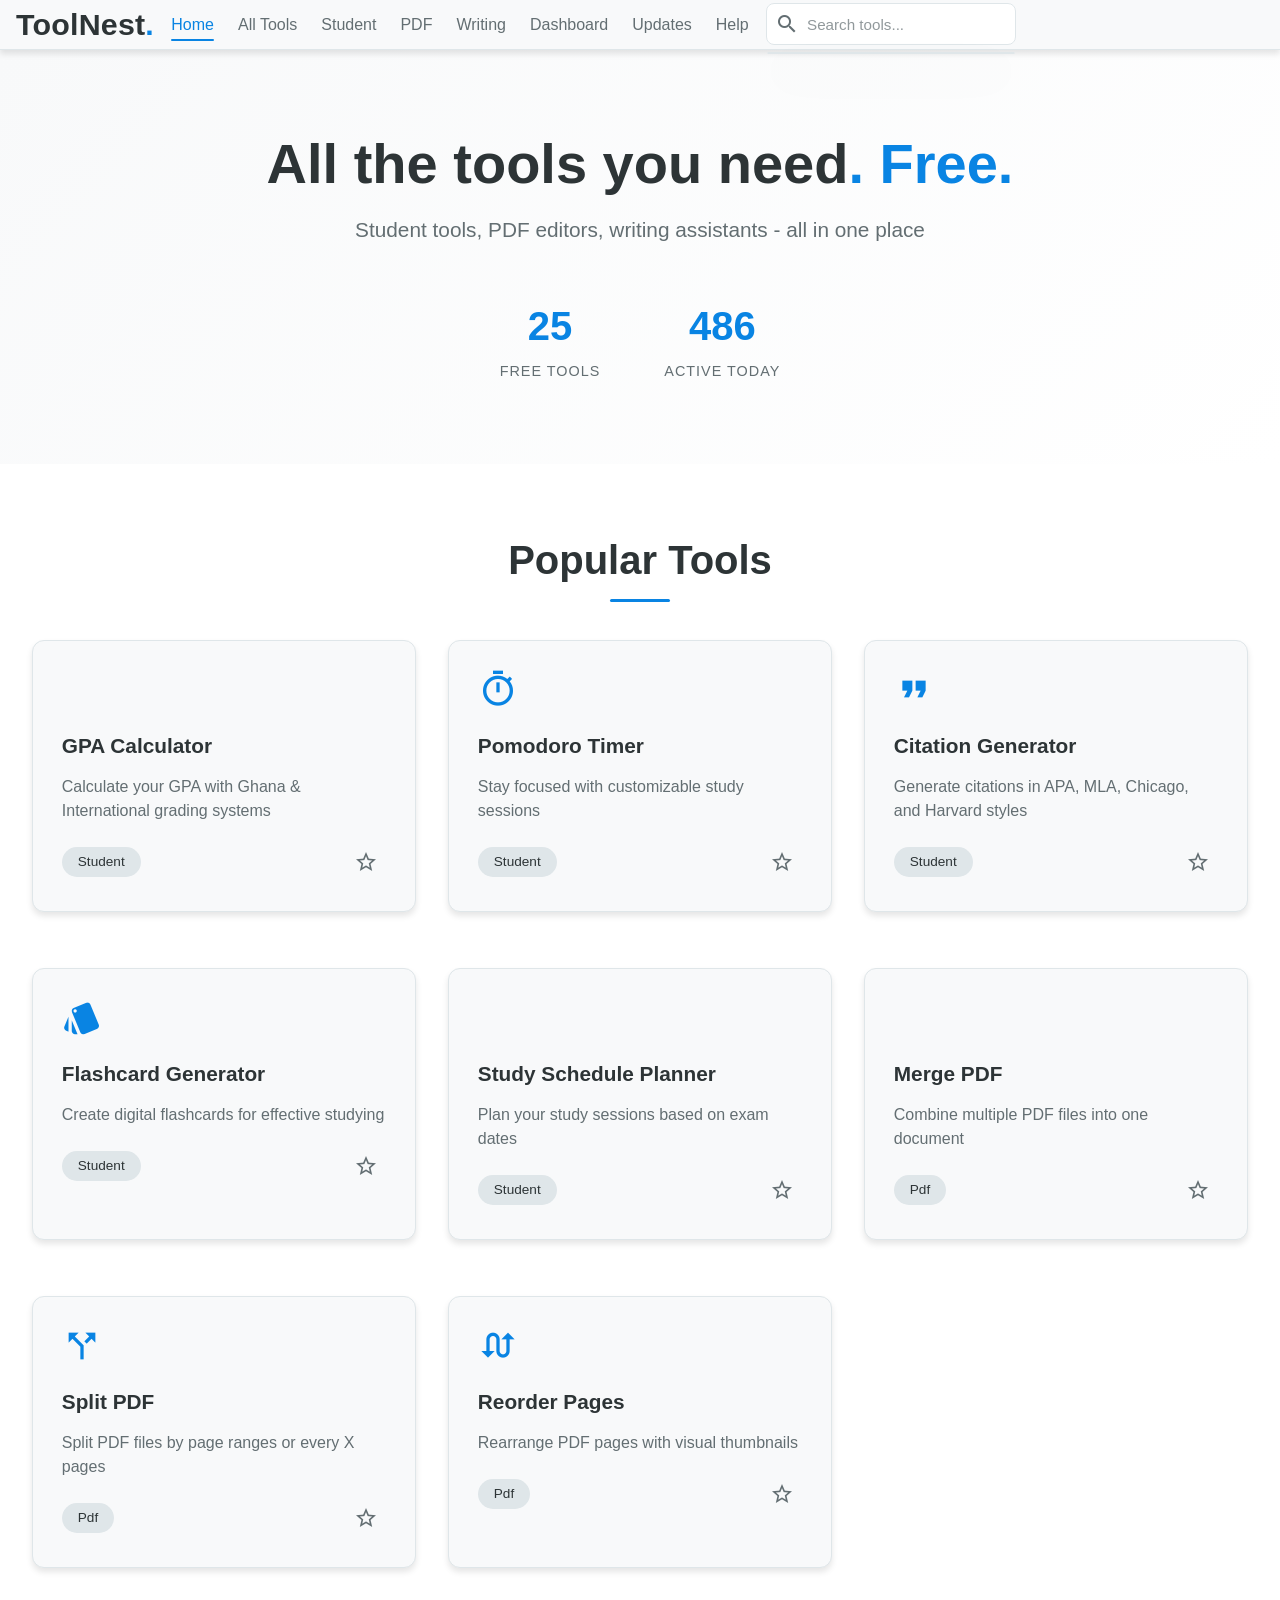
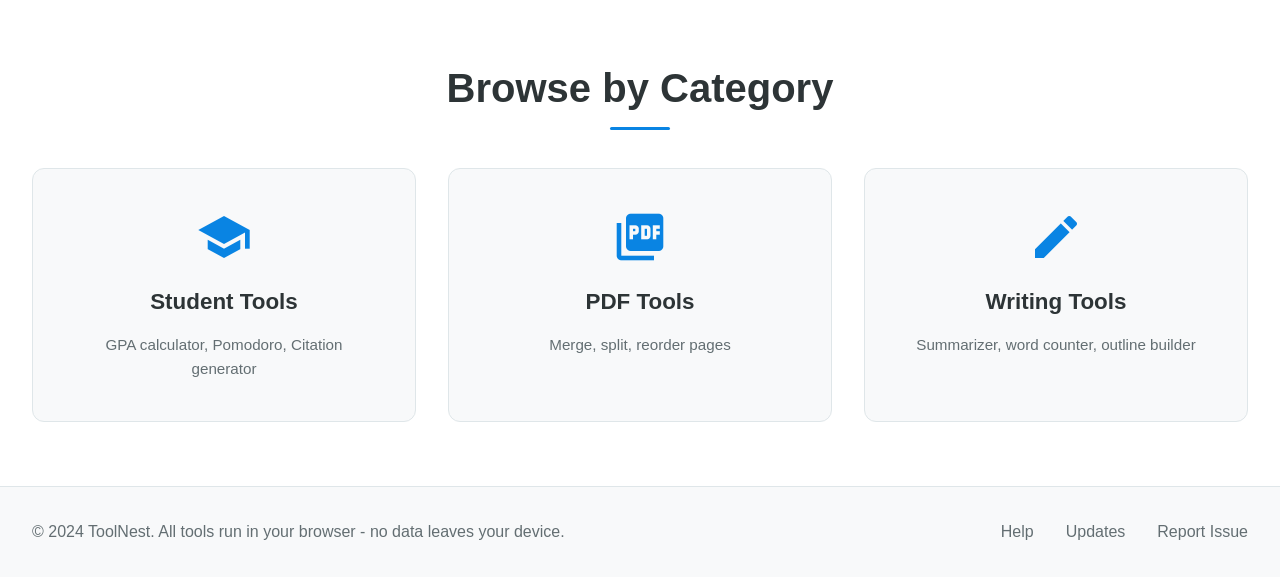
<file: index.html>
<!DOCTYPE html>
<html lang="en">
<head>
    <meta charset="UTF-8">
    <meta name="viewport" content="width=device-width, initial-scale=1.0">
    <title>ToolNest - Student, PDF & Writing Tools</title>
    <link rel="stylesheet" href="style.css">
    <link rel="stylesheet" href="tools.css">
    <link href="https://fonts.googleapis.com/icon?family=Material+Icons" rel="stylesheet">
</head>
<body>
    <!-- Navbar -->
    <nav class="navbar">
        <div class="nav-container">
            <a href="index.html" class="logo">ToolNest<span class="logo-dot">.</span></a>
            
            <!-- Desktop Menu -->
            <ul class="nav-menu">
                <li><a href="index.html" class="active">Home</a></li>
                <li><a href="all-tools.html">All Tools</a></li>
                <li><a href="student-tools.html">Student</a></li>
                <li><a href="pdf-tools.html">PDF</a></li>
                <li><a href="writing-tools.html">Writing</a></li>
                <li><a href="dashboard.html">Dashboard</a></li>
                <li><a href="updates.html">Updates</a></li>
                <li><a href="help.html">Help</a></li>
            </ul>
            
            <!-- Search + Dark Mode -->
            <div class="nav-actions">
                <div class="search-box">
                    <span class="material-icons">search</span>
                    <input type="text" id="globalSearch" placeholder="Search tools...">
                    <div id="searchResults" class="search-dropdown"></div>
                </div>
                <button id="darkModeToggle" class="icon-btn">
                    <span class="material-icons">dark_mode</span>
                </button>
            </div>
            
            <!-- Mobile Menu Button -->
            <button class="mobile-menu-btn">
                <span class="material-icons">menu</span>
            </button>
        </div>
    </nav>

    <!-- Main Content -->
    <main>
        <!-- Hero Section -->
        <section class="hero">
            <h1>All the tools you need<span class="highlight">. Free.</span></h1>
            <p>Student tools, PDF editors, writing assistants - all in one place</p>
            <div class="hero-stats">
                <div class="stat">
                    <span class="stat-number" id="totalTools">0</span>
                    <span class="stat-label">Free Tools</span>
                </div>
                <div class="stat">
                    <span class="stat-number" id="todayUsers">0</span>
                    <span class="stat-label">Active Today</span>
                </div>
            </div>
        </section>

        <!-- Featured Tools -->
        <section class="featured">
            <h2>Popular Tools</h2>
            <div class="tool-grid" id="featuredTools"></div>
        </section>

        <!-- Categories -->
        <section class="categories">
            <h2>Browse by Category</h2>
            <div class="category-grid">
                <a href="student-tools.html" class="category-card">
                    <span class="material-icons category-icon">school</span>
                    <h3>Student Tools</h3>
                    <p>GPA calculator, Pomodoro, Citation generator</p>
                </a>
                <a href="pdf-tools.html" class="category-card">
                    <span class="material-icons category-icon">picture_as_pdf</span>
                    <h3>PDF Tools</h3>
                    <p>Merge, split, reorder pages</p>
                </a>
                <a href="writing-tools.html" class="category-card">
                    <span class="material-icons category-icon">edit</span>
                    <h3>Writing Tools</h3>
                    <p>Summarizer, word counter, outline builder</p>
                </a>
            </div>
        </section>
    </main>

    <!-- Footer -->
    <footer>
        <div class="footer-content">
            <p>&copy; 2024 ToolNest. All tools run in your browser - no data leaves your device.</p>
            <div class="footer-links">
                <a href="help.html">Help</a>
                <a href="updates.html">Updates</a>
                <a href="#">Report Issue</a>
            </div>
        </div>
    </footer>

    <script src="storage.js"></script>
    <script src="main.js"></script>
</body>
</html>
</file>
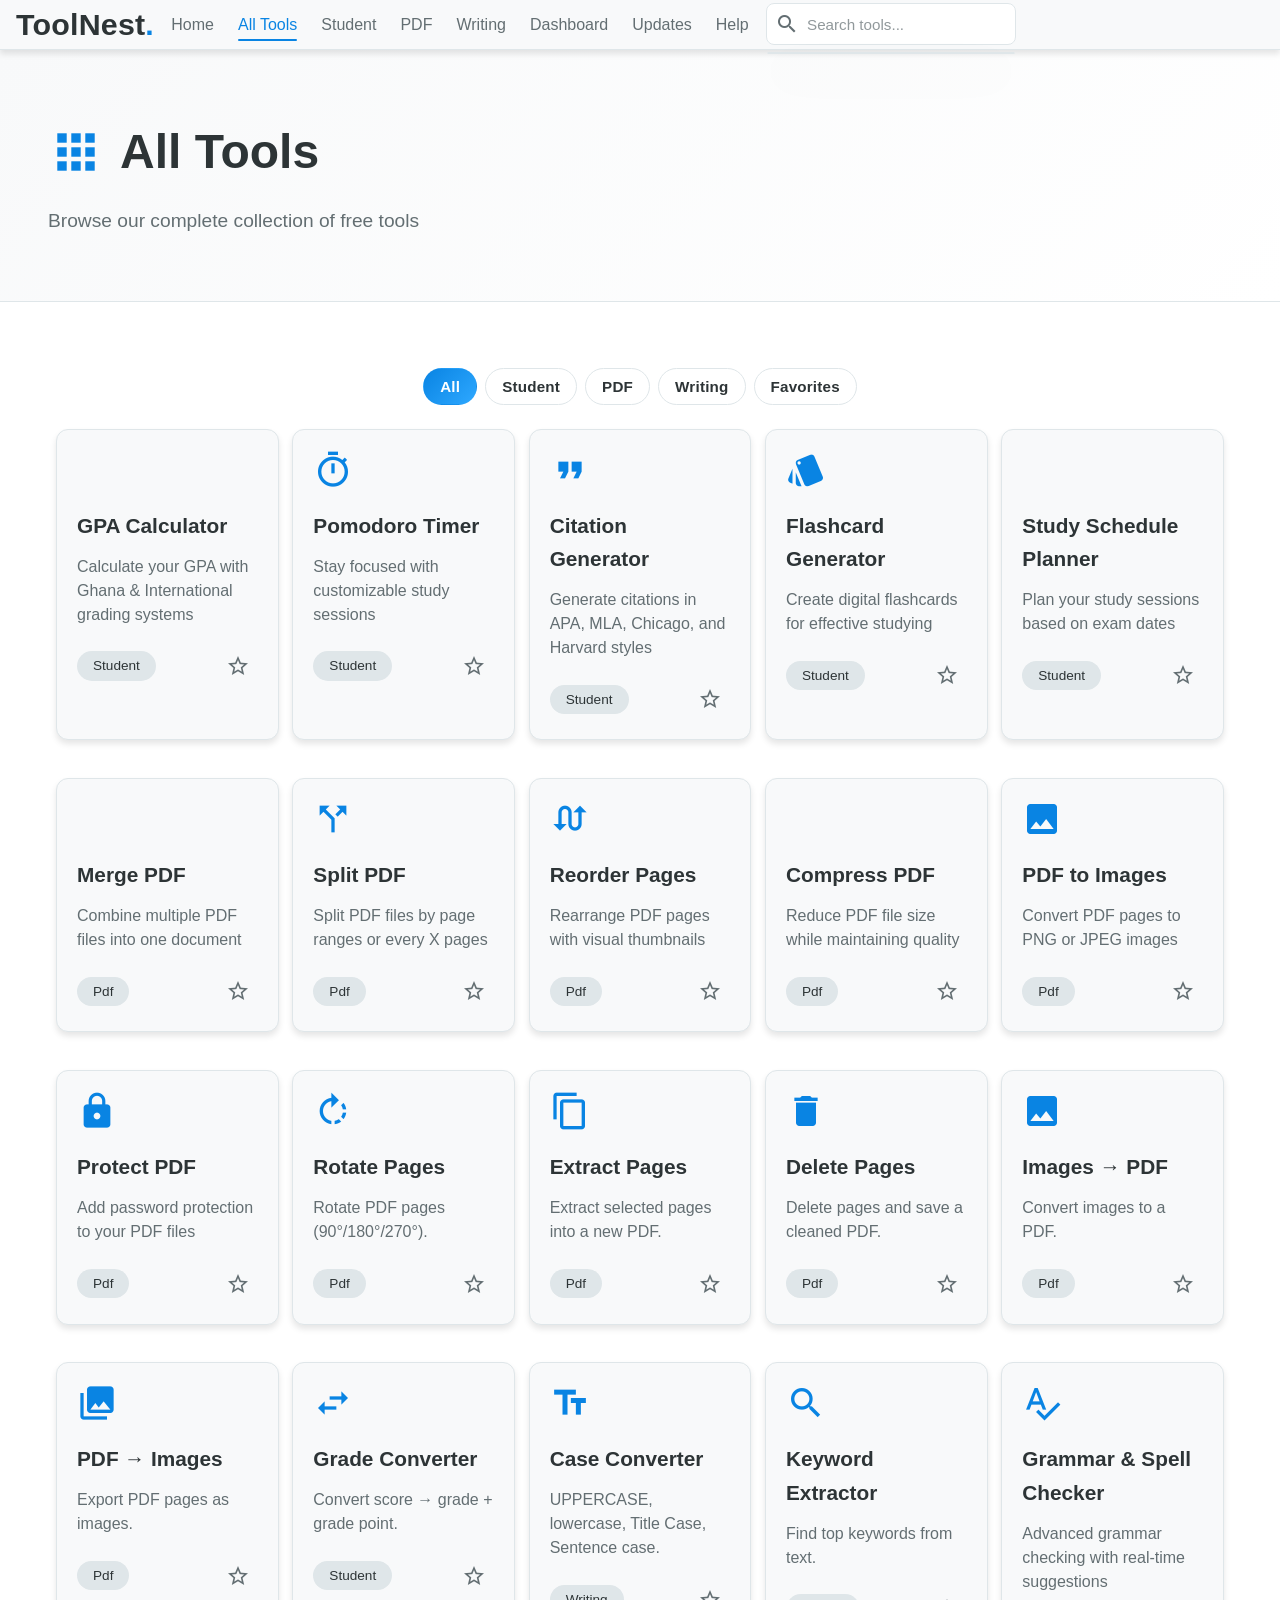
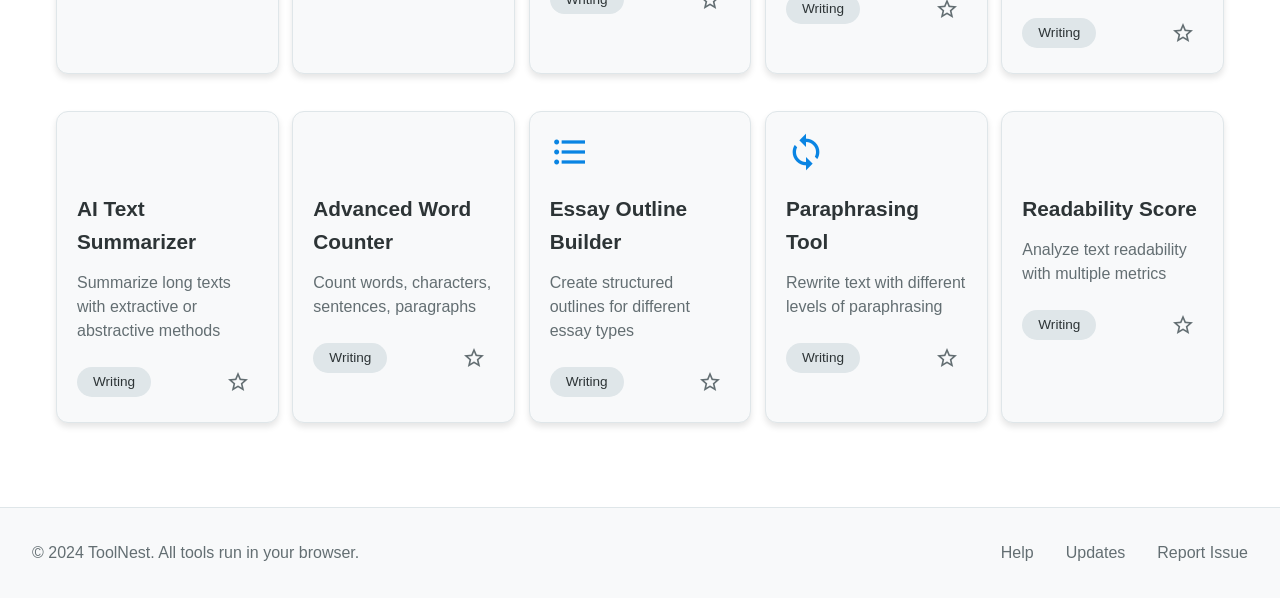
<file: all-tools.html>
<!DOCTYPE html>
<html lang="en">
<head>
    <meta charset="UTF-8">
    <meta name="viewport" content="width=device-width, initial-scale=1.0">
    <title>All Tools - ToolNest</title>
    <link rel="stylesheet" href="style.css">
    <link rel="stylesheet" href="tools.css">
    <link href="https://fonts.googleapis.com/icon?family=Material+Icons" rel="stylesheet">
</head>
<body>
    <nav class="navbar">
        <div class="nav-container">
            <a href="index.html" class="logo">ToolNest<span class="logo-dot">.</span></a>
            <ul class="nav-menu">
                <li><a href="index.html">Home</a></li>
                <li><a href="all-tools.html" class="active">All Tools</a></li>
                <li><a href="student-tools.html">Student</a></li>
                <li><a href="pdf-tools.html">PDF</a></li>
                <li><a href="writing-tools.html">Writing</a></li>
                <li><a href="dashboard.html">Dashboard</a></li>
                <li><a href="updates.html">Updates</a></li>
                <li><a href="help.html">Help</a></li>
            </ul>
            <div class="nav-actions">
                <div class="search-box">
                    <span class="material-icons">search</span>
                    <input type="text" id="globalSearch" placeholder="Search tools...">
                <div id="searchResults" class="search-dropdown"></div>
                </div>
                <button id="darkModeToggle" class="icon-btn">
                    <span class="material-icons">dark_mode</span>
                </button>
            </div>
            <button class="mobile-menu-btn">
                <span class="material-icons">menu</span>
            </button>
        </div>
    </nav>

    <div class="page-header">
        <div class="container">
            <h1><span class="material-icons page-icon">apps</span> All Tools</h1>
            <p>Browse our complete collection of free tools</p>
        </div>
    </div>

    <main class="all-tools-page">
        <div class="container">
            <!-- Filters -->
            <div class="tools-filter">
                <button class="filter-btn active" data-filter="all">All</button>
                <button class="filter-btn" data-filter="student">Student</button>
                <button class="filter-btn" data-filter="pdf">PDF</button>
                <button class="filter-btn" data-filter="writing">Writing</button>
                <button class="filter-btn" data-filter="favorites">Favorites</button>
            </div>

            <!-- Tools Grid -->
            <div class="tools-grid" id="allToolsGrid"></div>
        </div>
    </main>

    <footer>
        <div class="footer-content">
            <p>&copy; 2024 ToolNest. All tools run in your browser.</p>
            <div class="footer-links">
                <a href="help.html">Help</a>
                <a href="updates.html">Updates</a>
                <a href="help.html#report-bug">Report Issue</a>
            </div>
        </div>
    </footer>

    <script src="storage.js"></script>
    <script src="main.js"></script>
    <script>
        // Load all tools on page load
        document.addEventListener('DOMContentLoaded', () => {
            loadAllTools();
            setupFilters();
        });

        function loadAllTools(filter = 'all') {
            const grid = document.getElementById('allToolsGrid');
            const favorites = storage.getFavorites();
            
            let toolsToShow = [...tools];
            
            if (filter === 'favorites') {
                toolsToShow = tools.filter(t => favorites.includes(t.id));
            } else if (filter !== 'all') {
                toolsToShow = tools.filter(t => t.category === filter);
            }

            grid.innerHTML = toolsToShow.map(tool => `
                <div class="tool-card" onclick="handleToolClick(${tool.id}, '${tool.url}')">
                    <span class="material-icons tool-icon">${tool.icon}</span>
                    <h3>${tool.name}</h3>
                    <p>${tool.description}</p>
                    <div class="tool-meta">
                        <span class="tool-category">${tool.category}</span>
                        <button class="favorite-btn ${favorites.includes(tool.id) ? 'active' : ''}" 
                                onclick="event.stopPropagation(); toggleFavoriteFromAll(${tool.id})">
                            <span class="material-icons">${favorites.includes(tool.id) ? 'star' : 'star_border'}</span>
                        </button>
                    </div>
                </div>
            `).join('');
        }

        function setupFilters() {
            document.querySelectorAll('.filter-btn').forEach(btn => {
                btn.addEventListener('click', (e) => {
                    document.querySelectorAll('.filter-btn').forEach(b => b.classList.remove('active'));
                    e.target.classList.add('active');
                    loadAllTools(e.target.dataset.filter);
                });
            });
        }

        function toggleFavoriteFromAll(toolId) {
            storage.toggleFavorite(toolId);
            const currentFilter = document.querySelector('.filter-btn.active').dataset.filter;
            loadAllTools(currentFilter);
        }
    </script>
</body>
</html>
</file>
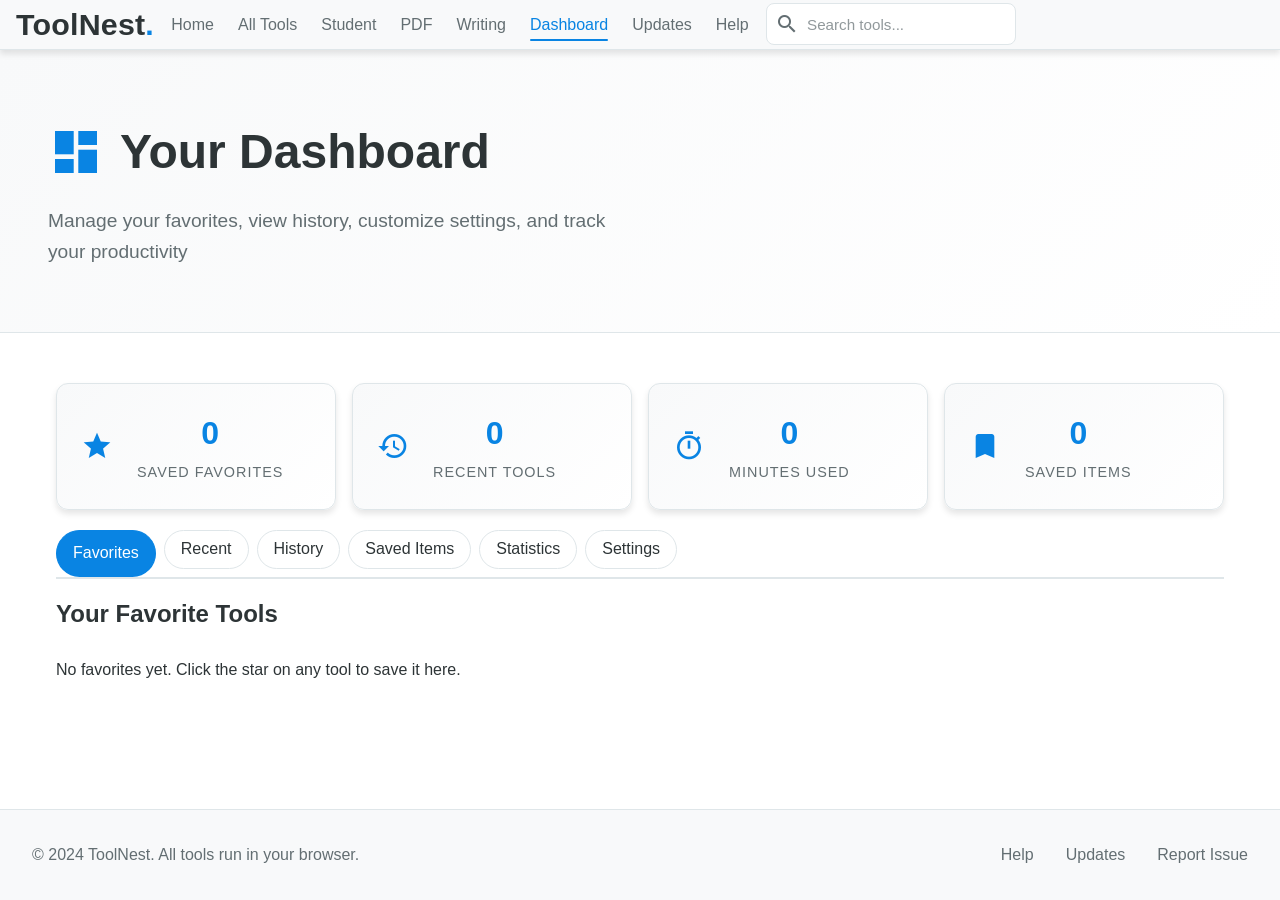
<file: dashboard.html>
<!DOCTYPE html>
<html lang="en">
<head>
    <meta charset="UTF-8">
    <meta name="viewport" content="width=device-width, initial-scale=1.0">
    <title>Dashboard - ToolNest</title>
    <link rel="stylesheet" href="style.css">
    <link rel="stylesheet" href="tools.css">
    <link href="https://fonts.googleapis.com/icon?family=Material+Icons" rel="stylesheet">
</head>
<body>
    <nav class="navbar">
        <div class="nav-container">
            <a href="index.html" class="logo">ToolNest<span class="logo-dot">.</span></a>
            <ul class="nav-menu">
                <li><a href="index.html">Home</a></li>
                <li><a href="all-tools.html">All Tools</a></li>
                <li><a href="student-tools.html">Student</a></li>
                <li><a href="pdf-tools.html">PDF</a></li>
                <li><a href="writing-tools.html">Writing</a></li>
                <li><a href="dashboard.html" class="active">Dashboard</a></li>
                <li><a href="updates.html">Updates</a></li>
                <li><a href="help.html">Help</a></li>
            </ul>
            <div class="nav-actions">
                <div class="search-box">
                    <span class="material-icons">search</span>
                    <input type="text" id="globalSearch" placeholder="Search tools..." autocomplete="off">
                    <div id="searchResults" class="search-results"></div>
                </div>
                <button id="darkModeToggle" class="icon-btn">
                    <span class="material-icons">dark_mode</span>
                </button>
            </div>
            <button class="mobile-menu-btn">
                <span class="material-icons">menu</span>
            </button>
        </div>
    </nav>

    <div class="page-header">
        <div class="container">
            <h1><span class="material-icons page-icon">dashboard</span> Your Dashboard</h1>
            <p>Manage your favorites, view history, customize settings, and track your productivity</p>
        </div>
    </div>

    <main class="dashboard-page">
        <div class="container">
            <!-- Stats Cards -->
            <div class="dashboard-stats">
                <div class="stat-card">
                    <span class="material-icons stat-icon">star</span>
                    <div>
                        <span class="stat-value" id="favorites-count">0</span>
                        <span class="stat-label">Saved Favorites</span>
                    </div>
                </div>
                <div class="stat-card">
                    <span class="material-icons stat-icon">history</span>
                    <div>
                        <span class="stat-value" id="recent-count">0</span>
                        <span class="stat-label">Recent Tools</span>
                    </div>
                </div>
                <div class="stat-card">
                    <span class="material-icons stat-icon">timer</span>
                    <div>
                        <span class="stat-value" id="usage-time">0</span>
                        <span class="stat-label">Minutes Used</span>
                    </div>
                </div>
                <div class="stat-card">
                    <span class="material-icons stat-icon">bookmark</span>
                    <div>
                        <span class="stat-value" id="saved-items">0</span>
                        <span class="stat-label">Saved Items</span>
                    </div>
                </div>
            </div>

            <!-- Tabs -->
            <div class="dashboard-tabs">
                <button class="tab-btn active" onclick="showTab('favorites')">Favorites</button>
                <button class="tab-btn" onclick="showTab('recent')">Recent</button>
                <button class="tab-btn" onclick="showTab('history')">History</button>
                <button class="tab-btn" onclick="showTab('saved')">Saved Items</button>
                <button class="tab-btn" onclick="showTab('stats')">Statistics</button>
                <button class="tab-btn" onclick="showTab('settings')">Settings</button>
            </div>

            <!-- Favorites Tab -->
            <div id="favorites-tab" class="tab-content active">
                <h2>Your Favorite Tools</h2>
                <div class="tools-grid" id="favorites-grid"></div>
            </div>

            <!-- Recent Tab -->
            <div id="recent-tab" class="tab-content">
                <h2>Recently Used</h2>
                <div class="tools-grid" id="recent-grid"></div>
            </div>

            <!-- History Tab -->
            <div id="history-tab" class="tab-content">
                <h2>Usage History</h2>
                <div class="history-filters">
                    <select id="history-filter" onchange="filterHistory()">
                        <option value="all">All Time</option>
                        <option value="today">Today</option>
                        <option value="week">This Week</option>
                        <option value="month">This Month</option>
                    </select>
                    <button class="btn btn-secondary" onclick="clearHistory()">Clear History</button>
                </div>
                <div class="history-list" id="history-list"></div>
            </div>

            <!-- Saved Items Tab -->
            <div id="saved-tab" class="tab-content">
                <h2>Saved Items</h2>
                <div class="saved-categories">
                    <button class="saved-cat-btn active" onclick="showSavedCategory('all')">All</button>
                    <button class="saved-cat-btn" onclick="showSavedCategory('citations')">Citations</button>
                    <button class="saved-cat-btn" onclick="showSavedCategory('gpa')">GPA Calculations</button>
                    <button class="saved-cat-btn" onclick="showSavedCategory('flashcards')">Flashcards</button>
                </div>
                <div id="saved-items-grid" class="saved-items-grid"></div>
            </div>

            <!-- Statistics Tab -->
            <div id="stats-tab" class="tab-content">
                <h2>Your Usage Statistics</h2>
                <div class="stats-container">
                    <div class="stats-card">
                        <h3>Most Used Tools</h3>
                        <div id="most-used-tools" class="stats-list"></div>
                    </div>
                    <div class="stats-card">
                        <h3>Category Distribution</h3>
                        <div id="category-distribution" class="stats-list"></div>
                    </div>
                    <div class="stats-card">
                        <h3>Usage Timeline</h3>
                        <div id="usage-timeline" class="stats-list"></div>
                    </div>
                </div>
            </div>

            <!-- Settings Tab -->
            <div id="settings-tab" class="tab-content">
                <h2>Settings</h2>
                <div class="settings-form">
                    <div class="settings-group">
                        <h3>Appearance</h3>
                        <div class="setting-item">
                            <label>
                                <input type="checkbox" id="darkModeSetting" onchange="updateSetting('darkMode', this.checked)">
                                Dark Mode
                            </label>
                        </div>
                        <div class="setting-item">
                            <label>Compact Mode:</label>
                            <select id="compactMode" onchange="updateSetting('compactMode', this.value)">
                                <option value="off">Off</option>
                                <option value="on">On</option>
                            </select>
                        </div>
                    </div>

                    <div class="settings-group">
                        <h3>Privacy</h3>
                        <div class="setting-item">
                            <label>
                                <input type="checkbox" id="saveHistorySetting" onchange="updateSetting('saveHistory', this.checked)">
                                Save Usage History
                            </label>
                        </div>
                        <div class="setting-item">
                            <label>
                                <input type="checkbox" id="analyticsSetting" onchange="updateSetting('analytics', this.checked)">
                                Anonymous Usage Analytics
                            </label>
                        </div>
                    </div>

                    <div class="settings-group">
                        <h3>Default Preferences</h3>
                        <div class="setting-item">
                            <label>Default Category on Home:</label>
                            <select id="defaultCategory" onchange="updateSetting('defaultCategory', this.value)">
                                <option value="all">All Tools</option>
                                <option value="student">Student</option>
                                <option value="pdf">PDF</option>
                                <option value="writing">Writing</option>
                            </select>
                        </div>
                        <div class="setting-item">
                            <label>Default Citation Style:</label>
                            <select id="defaultCitationStyle" onchange="updateSetting('defaultCitationStyle', this.value)">
                                <option value="apa">APA</option>
                                <option value="mla">MLA</option>
                                <option value="chicago">Chicago</option>
                                <option value="harvard">Harvard</option>
                            </select>
                        </div>
                    </div>

                    <div class="settings-group">
                        <h3>Data Management</h3>
                        <div class="setting-item">
                            <button class="btn btn-secondary" onclick="exportData()">
                                <span class="material-icons">download</span> Export My Data
                            </button>
                        </div>
                        <div class="setting-item">
                            <button class="btn btn-secondary" onclick="importData()">
                                <span class="material-icons">upload</span> Import Data
                            </button>
                        </div>
                        <div class="setting-item">
                            <button class="btn btn-danger" onclick="clearAllData()">
                                <span class="material-icons">delete_forever</span> Clear All Data
                            </button>
                        </div>
                    </div>
                </div>
            </div>
        </div>
    </main>

    <footer>
        <div class="footer-content">
            <p>&copy; 2024 ToolNest. All tools run in your browser.</p>
            <div class="footer-links">
                <a href="help.html">Help</a>
                <a href="updates.html">Updates</a>
                <a href="help.html#report-bug">Report Issue</a>
            </div>
        </div>
    </footer>
<script src="storage.js"></script>
    <script src="main.js"></script>
    <script>
        // Complete tools database (same as all-tools.html)
        const allTools = [
            { id: 1, name: 'GPA Calculator', icon: 'calculate', category: 'student', url: 'student-tools.html#gpa' },
            { id: 2, name: 'Pomodoro Timer', icon: 'timer', category: 'student', url: 'student-tools.html#pomodoro' },
            { id: 3, name: 'Citation Generator', icon: 'format_quote', category: 'student', url: 'student-tools.html#citation' },
            { id: 4, name: 'Flashcard Generator', icon: 'style', category: 'student', url: 'student-tools.html#flashcards' },
            { id: 5, name: 'Study Schedule Planner', icon: 'calendar_month', category: 'student', url: 'student-tools.html#study-planner' },
            { id: 6, name: 'Merge PDF', icon: 'merge', category: 'pdf', url: 'pdf-tools.html#merge' },
            { id: 7, name: 'Split PDF', icon: 'call_split', category: 'pdf', url: 'pdf-tools.html#split' },
            { id: 8, name: 'Reorder Pages', icon: 'swap_calls', category: 'pdf', url: 'pdf-tools.html#reorder' },
            { id: 9, name: 'Compress PDF', icon: 'compress', category: 'pdf', url: 'pdf-tools.html#compress' },
            { id: 10, name: 'PDF to Images', icon: 'image', category: 'pdf', url: 'pdf-tools.html#pdf-to-images' },
            { id: 11, name: 'Protect PDF', icon: 'lock', category: 'pdf', url: 'pdf-tools.html#protect' },
            { id: 12, name: 'Grammar & Spell Checker', icon: 'spellcheck', category: 'writing', url: 'writing-tools.html#grammar' },
            { id: 13, name: 'AI Text Summarizer', icon: 'summarize', category: 'writing', url: 'writing-tools.html#summarizer' },
            { id: 14, name: 'Advanced Word Counter', icon: 'numbers', category: 'writing', url: 'writing-tools.html#wordcounter' },
            { id: 15, name: 'Essay Outline Builder', icon: 'format_list_bulleted', category: 'writing', url: 'writing-tools.html#outline' },
            { id: 16, name: 'Paraphrasing Tool', icon: 'sync_alt', category: 'writing', url: 'writing-tools.html#paraphrase' },
            { id: 17, name: 'Readability Score', icon: 'analytics', category: 'writing', url: 'writing-tools.html#readability' }
        ];

        document.addEventListener('DOMContentLoaded', () => {
            loadDashboardData();
            loadSettings();
            loadSavedItems();
            loadStatistics();
        });

        function loadDashboardData() {
            const favorites = storage.getFavorites();
            const recent = storage.getRecentTools();
            const history = storage.getHistory();
            const savedItems = getSavedItemsCount();

            document.getElementById('favorites-count').textContent = favorites.length;
            document.getElementById('recent-count').textContent = recent.length;
            document.getElementById('usage-time').textContent = calculateTotalUsageTime();
            document.getElementById('saved-items').textContent = savedItems;
            
            // Load favorites grid
            const favGrid = document.getElementById('favorites-grid');
            const favTools = allTools.filter(t => favorites.includes(t.id));
            if (favTools.length === 0) {
                favGrid.innerHTML = '<div class="no-items">No favorites yet. Click the star on any tool to save it here.</div>';
            } else {
                favGrid.innerHTML = favTools.map(tool => createToolCard(tool, true)).join('');
            }

            // Load recent grid
            const recentGrid = document.getElementById('recent-grid');
            const recentTools = allTools.filter(t => recent.includes(t.id));
            if (recentTools.length === 0) {
                recentGrid.innerHTML = '<div class="no-items">No recently used tools. Start using tools to see them here.</div>';
            } else {
                recentGrid.innerHTML = recentTools.map(tool => createToolCard(tool, favorites.includes(tool.id))).join('');
            }

            // Load history
            loadHistoryList(history);
        }

        function loadHistoryList(history) {
            const historyList = document.getElementById('history-list');
            if (history.length === 0) {
                historyList.innerHTML = '<div class="no-items">No usage history yet.</div>';
                return;
            }

            historyList.innerHTML = history.map(entry => {
                const tool = allTools.find(t => t.id === entry.toolId);
                if (!tool) return '';
                return `
                    <div class="history-item" onclick="window.location.href='${tool.url}'">
                        <span class="material-icons">${tool.icon}</span>
                        <div class="history-details">
                            <strong>${tool.name}</strong>
                            <small>${new Date(entry.timestamp).toLocaleString()}</small>
                        </div>
                        <span class="material-icons history-arrow">chevron_right</span>
                    </div>
                `;
            }).join('');
        }

        function filterHistory() {
            const filter = document.getElementById('history-filter').value;
            const history = storage.getHistory();
            
            let filteredHistory = history;
            const now = new Date();
            
            if (filter === 'today') {
                filteredHistory = history.filter(entry => {
                    const entryDate = new Date(entry.timestamp);
                    return entryDate.toDateString() === now.toDateString();
                });
            } else if (filter === 'week') {
                const weekAgo = new Date(now.setDate(now.getDate() - 7));
                filteredHistory = history.filter(entry => new Date(entry.timestamp) >= weekAgo);
            } else if (filter === 'month') {
                const monthAgo = new Date(now.setMonth(now.getMonth() - 1));
                filteredHistory = history.filter(entry => new Date(entry.timestamp) >= monthAgo);
            }
            
            loadHistoryList(filteredHistory);
        }

        function createToolCard(tool, isFavorite) {
            return `
                <div class="tool-card" onclick="window.location.href='${tool.url}'">
                    <span class="material-icons tool-icon">${tool.icon}</span>
                    <h3>${tool.name}</h3>
                    <p>${tool.description || ''}</p>
                    <div class="tool-meta">
                        <span class="tool-category">${tool.category}</span>
                        <button class="favorite-btn ${isFavorite ? 'active' : ''}" 
                                onclick="event.stopPropagation(); toggleFavoriteFromDash(${tool.id})">
                            <span class="material-icons">${isFavorite ? 'star' : 'star_border'}</span>
                        </button>
                    </div>
                </div>
            `;
        }

        function showTab(tabName) {
            document.querySelectorAll('.tab-btn').forEach(btn => btn.classList.remove('active'));
            document.querySelectorAll('.tab-content').forEach(content => content.classList.remove('active'));
            
            document.querySelector(`[onclick="showTab('${tabName}')"]`).classList.add('active');
            document.getElementById(`${tabName}-tab`).classList.add('active');
            
            // Reload tab-specific data
            if (tabName === 'saved') loadSavedItems();
            if (tabName === 'stats') loadStatistics();
        }

        function toggleFavoriteFromDash(toolId) {
            storage.toggleFavorite(toolId);
            loadDashboardData();
        }

        function loadSettings() {
            const settings = storage.getSettings();
            document.getElementById('darkModeSetting').checked = settings.darkMode || false;
            document.getElementById('saveHistorySetting').checked = settings.saveHistory !== false;
            document.getElementById('analyticsSetting').checked = settings.analytics !== false;
            document.getElementById('defaultCategory').value = settings.defaultCategory || 'all';
            document.getElementById('defaultCitationStyle').value = settings.defaultCitationStyle || 'apa';
            document.getElementById('compactMode').value = settings.compactMode || 'off';
        }

        function updateSetting(key, value) {
            const settings = storage.getSettings();
            
            if (key === 'darkMode') {
                settings[key] = value;
                if (value) {
                    document.body.setAttribute('data-theme', 'dark');
                } else {
                    document.body.removeAttribute('data-theme');
                }
            } else if (key === 'compactMode') {
                settings[key] = value;
                if (value === 'on') {
                    document.body.classList.add('compact-mode');
                } else {
                    document.body.classList.remove('compact-mode');
                }
            } else {
                settings[key] = value;
            }
            
            storage.updateSettings(settings);
        }

        function loadSavedItems() {
            const savedCitations = JSON.parse(localStorage.getItem('savedCitations') || '[]');
            const savedGPAs = JSON.parse(localStorage.getItem('savedGPAs') || '[]');
            const savedFlashcards = JSON.parse(localStorage.getItem('flashcardSets') || '[]');
            
            const grid = document.getElementById('saved-items-grid');
            
            let html = '';
            
            if (savedCitations.length > 0) {
                html += '<div class="saved-category"><h4>Citations</h4>';
                savedCitations.slice(0, 5).forEach(citation => {
                    html += `
                        <div class="saved-item" onclick="viewSavedItem('citation', ${citation.id})">
                            <span class="material-icons">format_quote</span>
                            <div class="saved-item-content">
                                <strong>${citation.style.toUpperCase()} Citation</strong>
                                <small>${citation.date}</small>
                            </div>
                        </div>
                    `;
                });
                html += '</div>';
            }
            
            if (savedGPAs.length > 0) {
                html += '<div class="saved-category"><h4>GPA Calculations</h4>';
                savedGPAs.slice(0, 5).forEach(gpa => {
                    html += `
                        <div class="saved-item" onclick="viewSavedItem('gpa', ${gpa.id})">
                            <span class="material-icons">calculate</span>
                            <div class="saved-item-content">
                                <strong>GPA: ${gpa.gpa}</strong>
                                <small>${gpa.date}</small>
                            </div>
                        </div>
                    `;
                });
                html += '</div>';
            }
            
            if (savedFlashcards.length > 0) {
                html += '<div class="saved-category"><h4>Flashcard Sets</h4>';
                savedFlashcards.slice(0, 5).forEach(set => {
                    html += `
                        <div class="saved-item" onclick="viewSavedItem('flashcards', ${set.id})">
                            <span class="material-icons">style</span>
                            <div class="saved-item-content">
                                <strong>${set.topic}</strong>
                                <small>${set.count} cards</small>
                            </div>
                        </div>
                    `;
                });
                html += '</div>';
            }
            
            if (!savedCitations.length && !savedGPAs.length && !savedFlashcards.length) {
                html = '<div class="no-items">No saved items yet.</div>';
            }
            
            grid.innerHTML = html;
        }

        function showSavedCategory(category) {
            document.querySelectorAll('.saved-cat-btn').forEach(btn => btn.classList.remove('active'));
            event.target.classList.add('active');
            // Filter saved items by category
            loadSavedItems(); // This would need modification to filter
        }

        function loadStatistics() {
            const history = storage.getHistory();
            
            // Most used tools
            const toolCounts = {};
            history.forEach(entry => {
                toolCounts[entry.toolId] = (toolCounts[entry.toolId] || 0) + 1;
            });
            
            const sortedTools = Object.entries(toolCounts)
                .sort((a, b) => b[1] - a[1])
                .slice(0, 5);
            
            const mostUsedDiv = document.getElementById('most-used-tools');
            mostUsedDiv.innerHTML = sortedTools.map(([toolId, count]) => {
                const tool = allTools.find(t => t.id === parseInt(toolId));
                if (!tool) return '';
                return `
                    <div class="stat-item">
                        <span class="material-icons">${tool.icon}</span>
                        <span class="stat-item-name">${tool.name}</span>
                        <span class="stat-item-value">${count} uses</span>
                    </div>
                `;
            }).join('');
            
            // Category distribution
            const categoryCounts = { student: 0, pdf: 0, writing: 0 };
            history.forEach(entry => {
                const tool = allTools.find(t => t.id === entry.toolId);
                if (tool) {
                    categoryCounts[tool.category]++;
                }
            });
            
            const categoryDiv = document.getElementById('category-distribution');
            categoryDiv.innerHTML = Object.entries(categoryCounts).map(([category, count]) => `
                <div class="stat-item">
                    <span class="material-icons">${category === 'student' ? 'school' : category === 'pdf' ? 'picture_as_pdf' : 'edit'}</span>
                    <span class="stat-item-name">${category.charAt(0).toUpperCase() + category.slice(1)}</span>
                    <span class="stat-item-value">${count} uses</span>
                </div>
            `).join('');
            
            // Usage timeline (last 7 days)
            const last7Days = [];
            for (let i = 6; i >= 0; i--) {
                const date = new Date();
                date.setDate(date.getDate() - i);
                last7Days.push(date.toDateString());
            }
            
            const dailyCounts = last7Days.map(date => {
                return history.filter(entry => new Date(entry.timestamp).toDateString() === date).length;
            });
            
            const timelineDiv = document.getElementById('usage-timeline');
            timelineDiv.innerHTML = `
                <div class="timeline-bars">
                    ${dailyCounts.map((count, i) => `
                        <div class="timeline-bar-container">
                            <div class="timeline-bar" style="height: ${Math.min(count * 20, 100)}px"></div>
                            <span class="timeline-label">${last7Days[i].slice(0, 3)}</span>
                        </div>
                    `).join('')}
                </div>
            `;
        }

        function getSavedItemsCount() {
            const citations = JSON.parse(localStorage.getItem('savedCitations') || '[]').length;
            const gpas = JSON.parse(localStorage.getItem('savedGPAs') || '[]').length;
            const flashcards = JSON.parse(localStorage.getItem('flashcardSets') || '[]').length;
            return citations + gpas + flashcards;
        }

        function calculateTotalUsageTime() {
            // Simplified - in real app would track actual time
            const history = storage.getHistory();
            return Math.min(history.length * 2, 999); // Estimate 2 minutes per use
        }

        function clearHistory() {
            if (confirm('Clear all usage history?')) {
                storage.clearHistory();
                loadDashboardData();
                loadStatistics();
            }
        }

        function clearAllData() {
            if (confirm('Clear all your data? This cannot be undone.\n\nThis will remove:\n- Favorites\n- History\n- Saved citations\n- GPA calculations\n- Flashcard sets')) {
                storage.clearAll();
                localStorage.removeItem('savedCitations');
                localStorage.removeItem('savedGPAs');
                localStorage.removeItem('flashcardSets');
                localStorage.removeItem('studyPlans');
                loadDashboardData();
                loadSettings();
                loadSavedItems();
                loadStatistics();
            }
        }

        function exportData() {
            const data = {
                favorites: storage.getFavorites(),
                settings: storage.getSettings(),
                savedCitations: JSON.parse(localStorage.getItem('savedCitations') || '[]'),
                savedGPAs: JSON.parse(localStorage.getItem('savedGPAs') || '[]'),
                flashcardSets: JSON.parse(localStorage.getItem('flashcardSets') || '[]'),
                exportDate: new Date().toISOString()
            };
            
            const blob = new Blob([JSON.stringify(data, null, 2)], { type: 'application/json' });
            const url = URL.createObjectURL(blob);
            const a = document.createElement('a');
            a.href = url;
            a.download = `toolnest-backup-${new Date().toISOString().slice(0,10)}.json`;
            a.click();
        }

        function importData() {
            const input = document.createElement('input');
            input.type = 'file';
            input.accept = '.json';
            input.onchange = (e) => {
                const file = e.target.files[0];
                const reader = new FileReader();
                reader.onload = (event) => {
                    try {
                        const data = JSON.parse(event.target.result);
                        
                        if (data.favorites) {
                            data.favorites.forEach(id => storage.addFavorite(id));
                        }
                        if (data.settings) {
                            storage.updateSettings(data.settings);
                        }
                        if (data.savedCitations) {
                            localStorage.setItem('savedCitations', JSON.stringify(data.savedCitations));
                        }
                        if (data.savedGPAs) {
                            localStorage.setItem('savedGPAs', JSON.stringify(data.savedGPAs));
                        }
                        if (data.flashcardSets) {
                            localStorage.setItem('flashcardSets', JSON.stringify(data.flashcardSets));
                        }
                        
                        alert('Data imported successfully!');
                        location.reload();
                    } catch (error) {
                        alert('Error importing data. Please check the file format.');
                    }
                };
                reader.readAsText(file);
            };
            input.click();
        }
    </script>
</body>
</html>
</file>
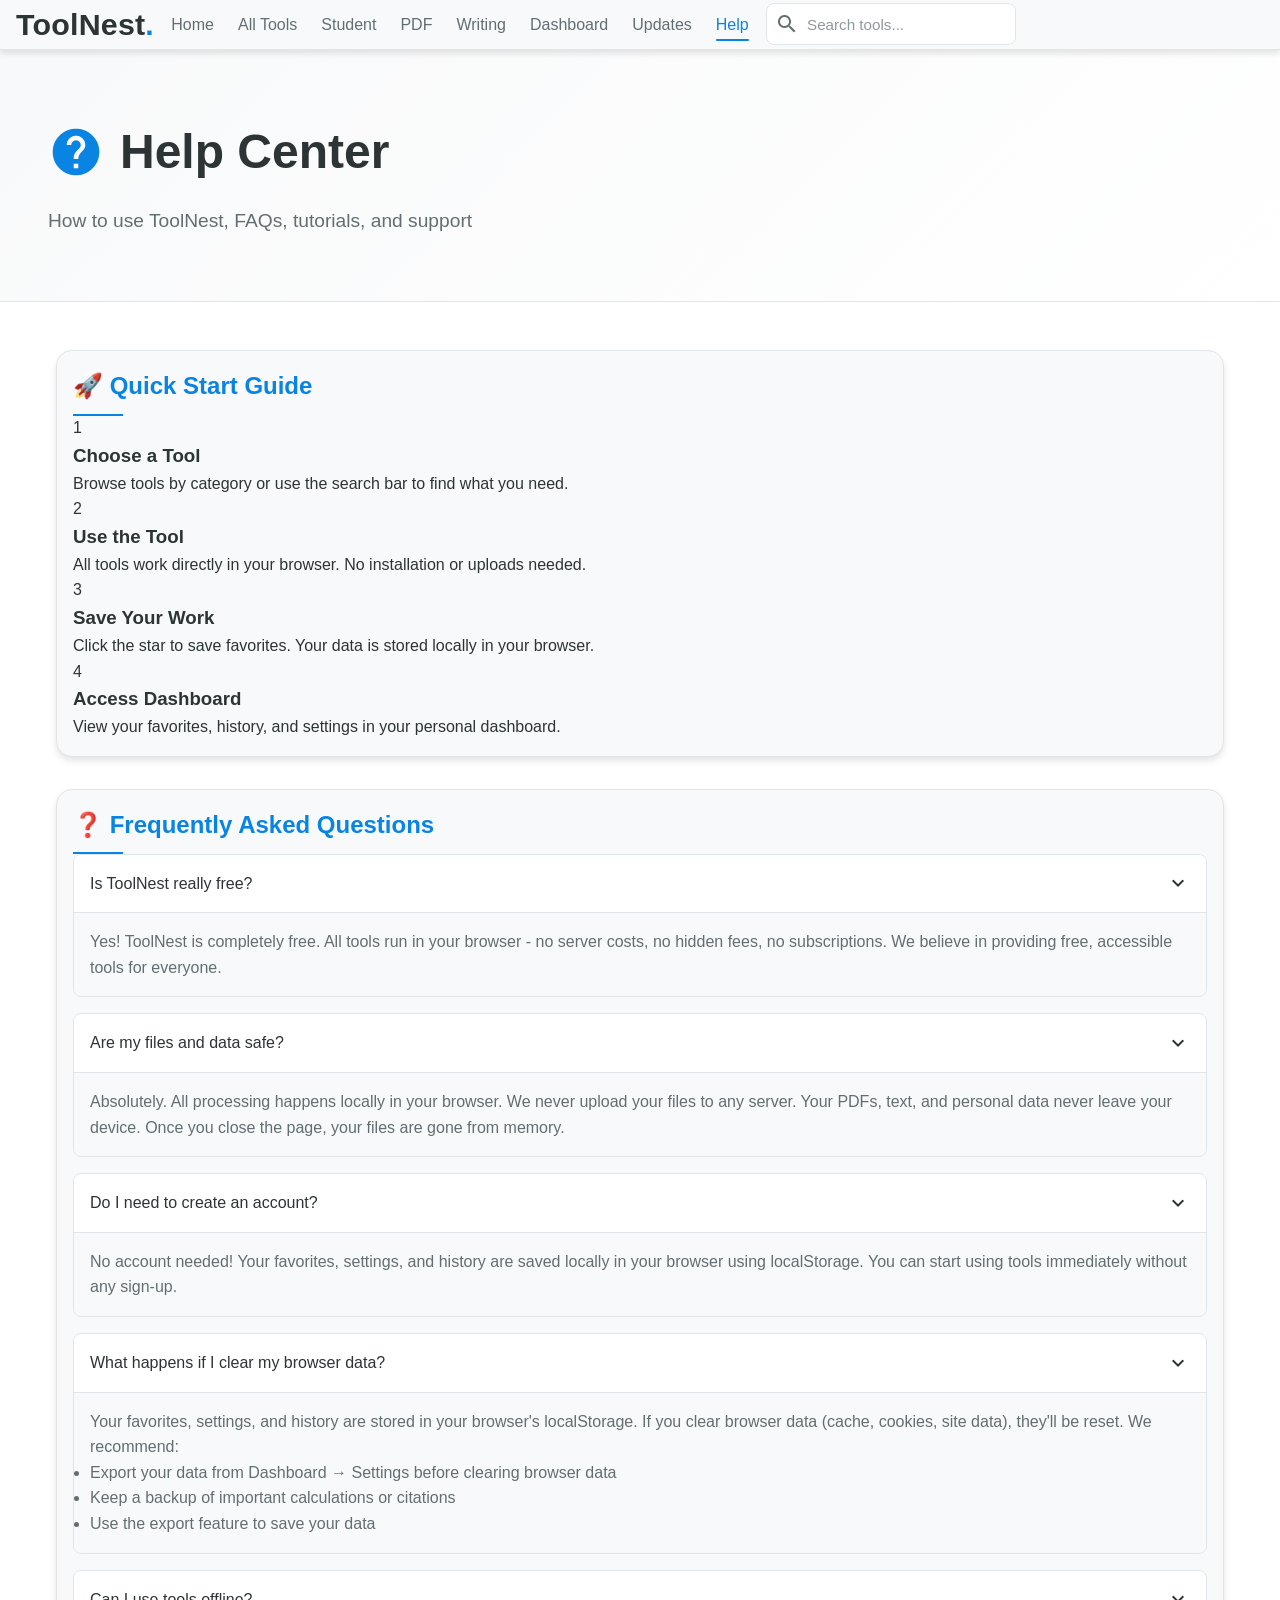
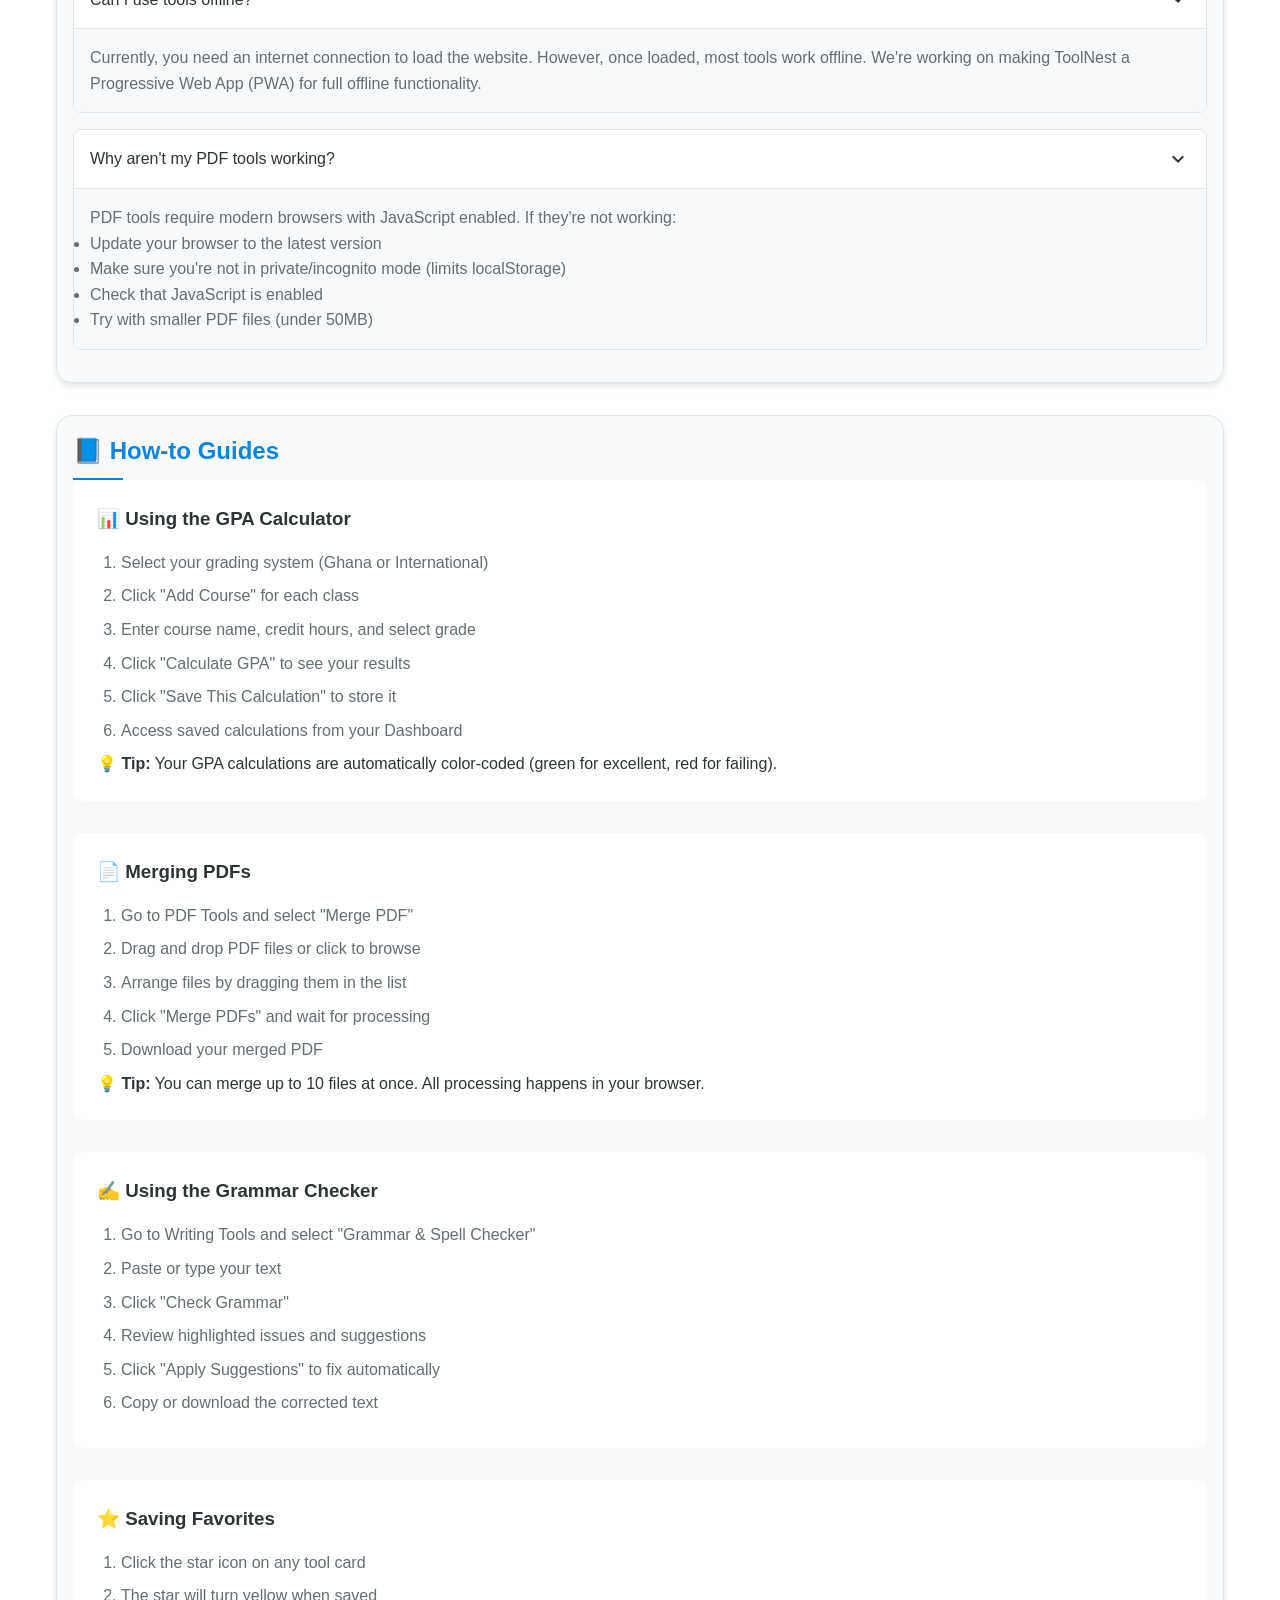
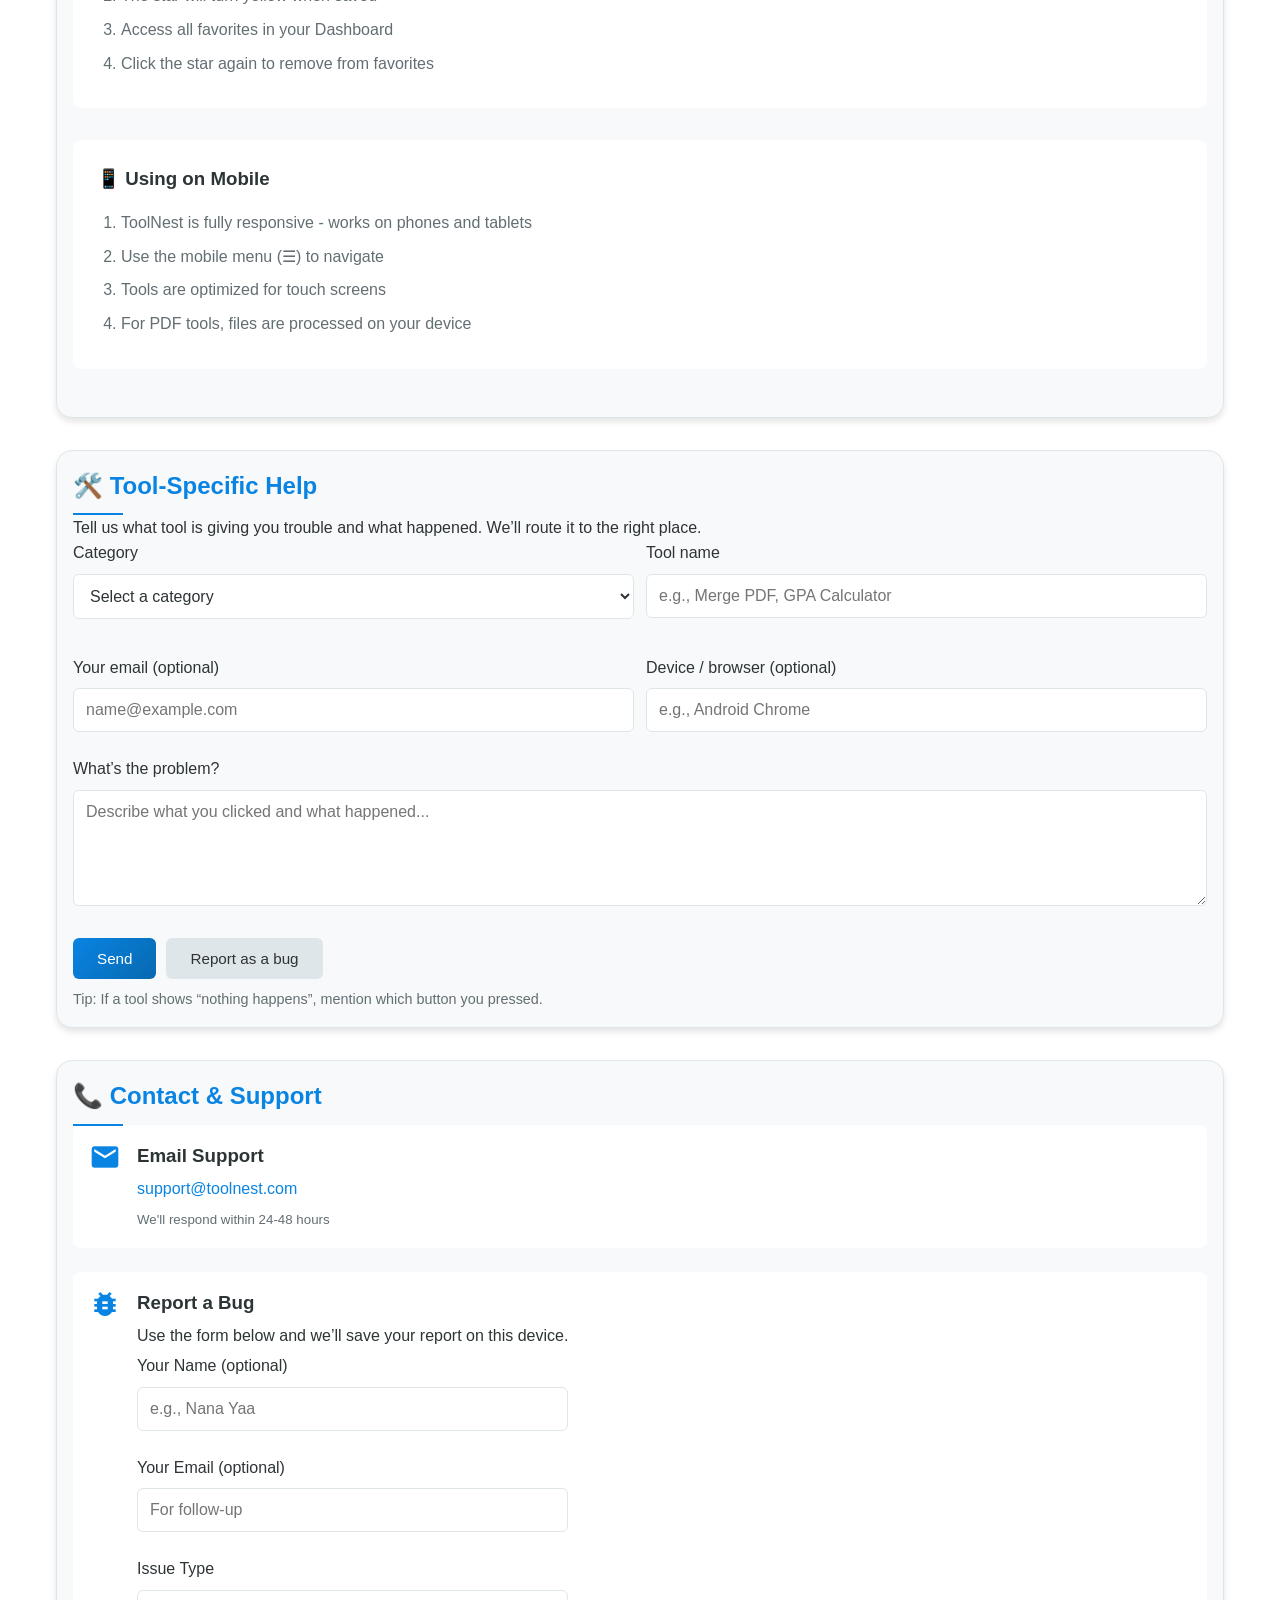
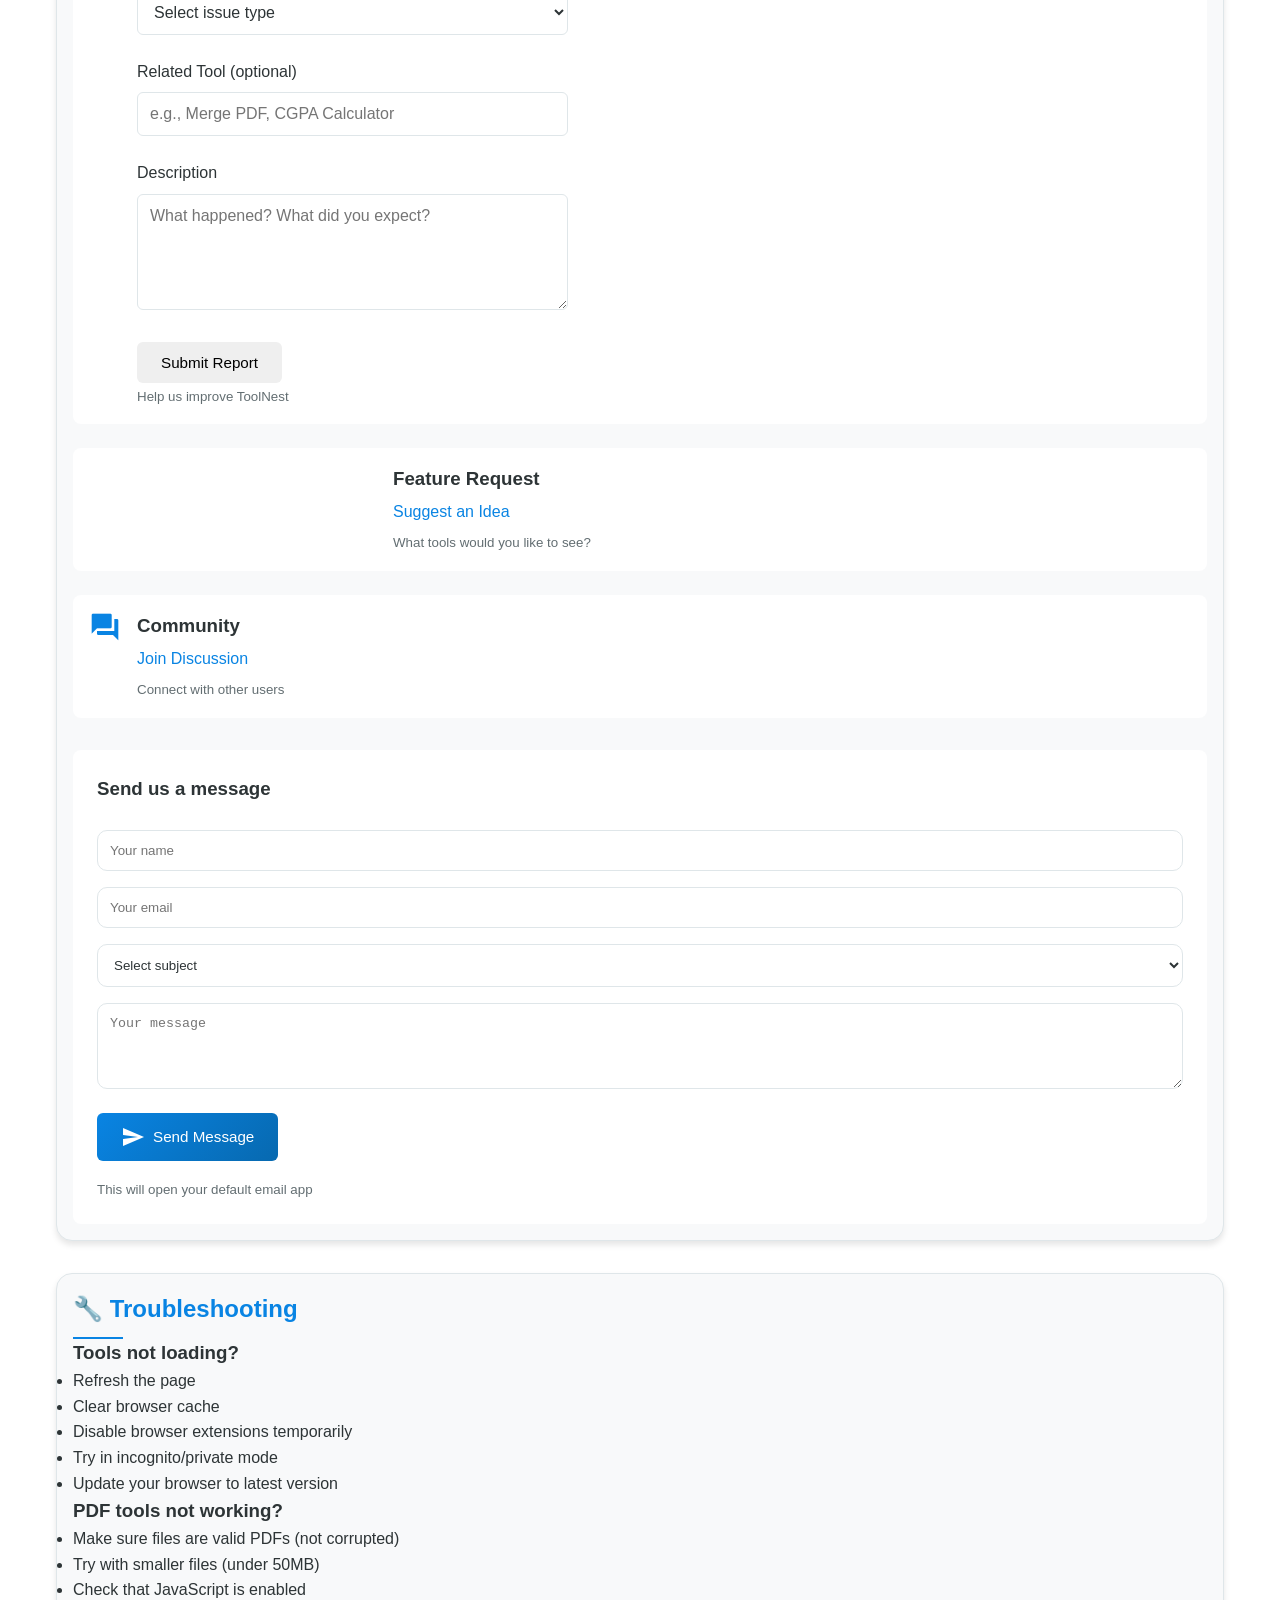
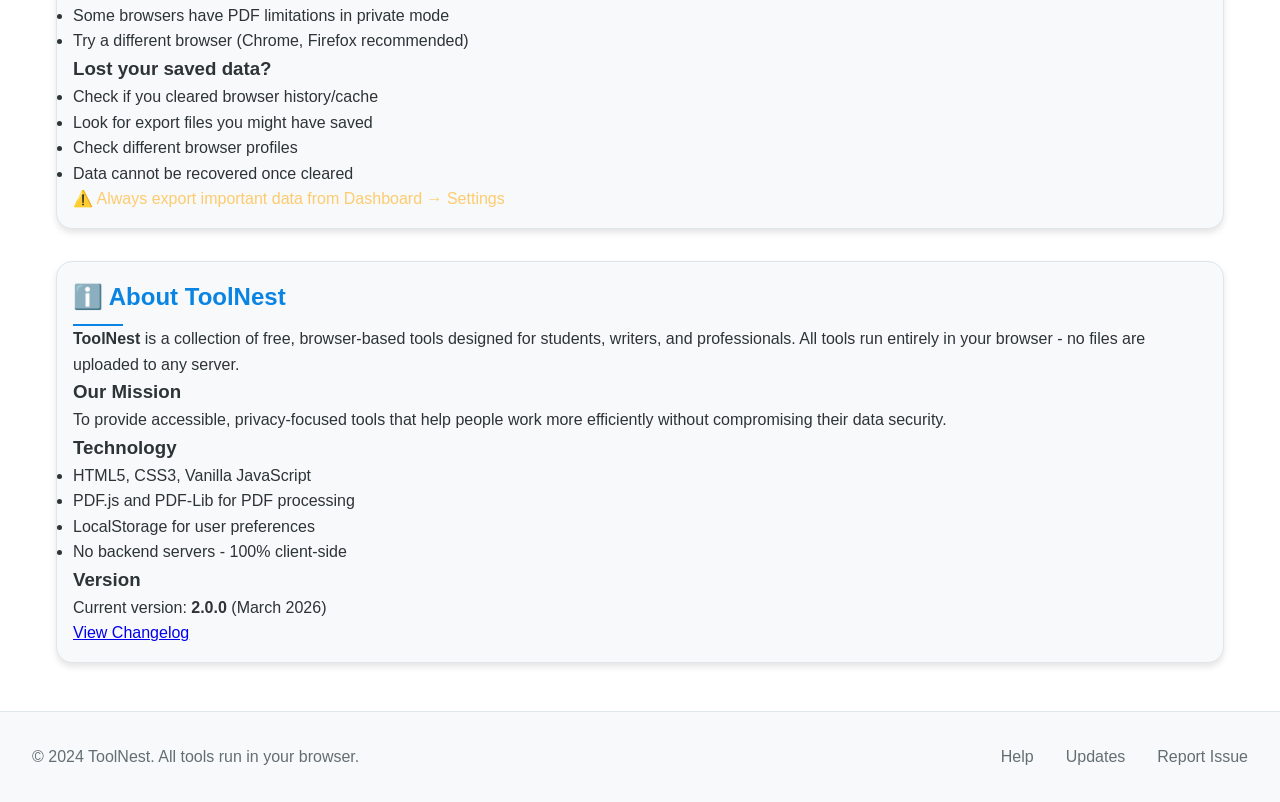
<file: help.html>
<!DOCTYPE html>
<html lang="en">
<head>
    <meta charset="UTF-8">
    <meta name="viewport" content="width=device-width, initial-scale=1.0">
    <title>Help Center - ToolNest</title>
    <link rel="stylesheet" href="style.css">
    <link rel="stylesheet" href="tools.css">
    <link href="https://fonts.googleapis.com/icon?family=Material+Icons" rel="stylesheet">
</head>
<body>
    <nav class="navbar">
        <div class="nav-container">
            <a href="index.html" class="logo">ToolNest<span class="logo-dot">.</span></a>
            <ul class="nav-menu">
                <li><a href="index.html">Home</a></li>
                <li><a href="all-tools.html">All Tools</a></li>
                <li><a href="student-tools.html">Student</a></li>
                <li><a href="pdf-tools.html">PDF</a></li>
                <li><a href="writing-tools.html">Writing</a></li>
                <li><a href="dashboard.html">Dashboard</a></li>
                <li><a href="updates.html">Updates</a></li>
                <li><a href="help.html" class="active">Help</a></li>
            </ul>
            <div class="nav-actions">
                <div class="search-box">
                    <span class="material-icons">search</span>
                    <input type="text" id="globalSearch" placeholder="Search tools..." autocomplete="off">
                    <div id="searchResults" class="search-results"></div>
                </div>
                <button id="darkModeToggle" class="icon-btn">
                    <span class="material-icons">dark_mode</span>
                </button>
            </div>
            <button class="mobile-menu-btn">
                <span class="material-icons">menu</span>
            </button>
        </div>
    </nav>

    <div class="page-header">
        <div class="container">
            <h1><span class="material-icons page-icon">help</span> Help Center</h1>
            <p>How to use ToolNest, FAQs, tutorials, and support</p>
        </div>
    </div>

    <main class="help-page">
        <div class="container">
<div class="help-grid">
                <!-- Quick Start Guide -->
                <div class="help-section">
                    <h2>🚀 Quick Start Guide</h2>
                    <div class="guide-steps">
                        <div class="step">
                            <span class="step-number">1</span>
                            <div class="step-content">
                                <h3>Choose a Tool</h3>
                                <p>Browse tools by category or use the search bar to find what you need.</p>
                            </div>
                        </div>
                        <div class="step">
                            <span class="step-number">2</span>
                            <div class="step-content">
                                <h3>Use the Tool</h3>
                                <p>All tools work directly in your browser. No installation or uploads needed.</p>
                            </div>
                        </div>
                        <div class="step">
                            <span class="step-number">3</span>
                            <div class="step-content">
                                <h3>Save Your Work</h3>
                                <p>Click the star to save favorites. Your data is stored locally in your browser.</p>
                            </div>
                        </div>
                        <div class="step">
                            <span class="step-number">4</span>
                            <div class="step-content">
                                <h3>Access Dashboard</h3>
                                <p>View your favorites, history, and settings in your personal dashboard.</p>
                            </div>
                        </div>
                    </div>
                </div>

                <!-- FAQ Section -->
                <div class="help-section">
                    <h2>❓ Frequently Asked Questions</h2>
                    
                    <div class="faq-item">
                        <div class="faq-question" onclick="toggleFAQ(this)">
                            <span>Is ToolNest really free?</span>
                            <span class="material-icons">expand_more</span>
                        </div>
                        <div class="faq-answer">
                            <p>Yes! ToolNest is completely free. All tools run in your browser - no server costs, no hidden fees, no subscriptions. We believe in providing free, accessible tools for everyone.</p>
                        </div>
                    </div>

                    <div class="faq-item">
                        <div class="faq-question" onclick="toggleFAQ(this)">
                            <span>Are my files and data safe?</span>
                            <span class="material-icons">expand_more</span>
                        </div>
                        <div class="faq-answer">
                            <p>Absolutely. All processing happens locally in your browser. We never upload your files to any server. Your PDFs, text, and personal data never leave your device. Once you close the page, your files are gone from memory.</p>
                        </div>
                    </div>

                    <div class="faq-item">
                        <div class="faq-question" onclick="toggleFAQ(this)">
                            <span>Do I need to create an account?</span>
                            <span class="material-icons">expand_more</span>
                        </div>
                        <div class="faq-answer">
                            <p>No account needed! Your favorites, settings, and history are saved locally in your browser using localStorage. You can start using tools immediately without any sign-up.</p>
                        </div>
                    </div>

                    <div class="faq-item">
                        <div class="faq-question" onclick="toggleFAQ(this)">
                            <span>What happens if I clear my browser data?</span>
                            <span class="material-icons">expand_more</span>
                        </div>
                        <div class="faq-answer">
                            <p>Your favorites, settings, and history are stored in your browser's localStorage. If you clear browser data (cache, cookies, site data), they'll be reset. We recommend:</p>
                            <ul>
                                <li>Export your data from Dashboard → Settings before clearing browser data</li>
                                <li>Keep a backup of important calculations or citations</li>
                                <li>Use the export feature to save your data</li>
                            </ul>
                        </div>
                    </div>

                    <div class="faq-item">
                        <div class="faq-question" onclick="toggleFAQ(this)">
                            <span>Can I use tools offline?</span>
                            <span class="material-icons">expand_more</span>
                        </div>
                        <div class="faq-answer">
                            <p>Currently, you need an internet connection to load the website. However, once loaded, most tools work offline. We're working on making ToolNest a Progressive Web App (PWA) for full offline functionality.</p>
                        </div>
                    </div>

                    <div class="faq-item">
                        <div class="faq-question" onclick="toggleFAQ(this)">
                            <span>Why aren't my PDF tools working?</span>
                            <span class="material-icons">expand_more</span>
                        </div>
                        <div class="faq-answer">
                            <p>PDF tools require modern browsers with JavaScript enabled. If they're not working:</p>
                            <ul>
                                <li>Update your browser to the latest version</li>
                                <li>Make sure you're not in private/incognito mode (limits localStorage)</li>
                                <li>Check that JavaScript is enabled</li>
                                <li>Try with smaller PDF files (under 50MB)</li>
                            </ul>
                        </div>
                    </div>
                </div>

                <!-- How-to Guides -->
                <div class="help-section">
                    <h2>📘 How-to Guides</h2>
                    
                    <div class="guide-item">
                        <h3>📊 Using the GPA Calculator</h3>
                        <ol>
                            <li>Select your grading system (Ghana or International)</li>
                            <li>Click "Add Course" for each class</li>
                            <li>Enter course name, credit hours, and select grade</li>
                            <li>Click "Calculate GPA" to see your results</li>
                            <li>Click "Save This Calculation" to store it</li>
                            <li>Access saved calculations from your Dashboard</li>
                        </ol>
                        <p class="tip">💡 <strong>Tip:</strong> Your GPA calculations are automatically color-coded (green for excellent, red for failing).</p>
                    </div>

                    <div class="guide-item">
                        <h3>📄 Merging PDFs</h3>
                        <ol>
                            <li>Go to PDF Tools and select "Merge PDF"</li>
                            <li>Drag and drop PDF files or click to browse</li>
                            <li>Arrange files by dragging them in the list</li>
                            <li>Click "Merge PDFs" and wait for processing</li>
                            <li>Download your merged PDF</li>
                        </ol>
                        <p class="tip">💡 <strong>Tip:</strong> You can merge up to 10 files at once. All processing happens in your browser.</p>
                    </div>

                    <div class="guide-item">
                        <h3>✍️ Using the Grammar Checker</h3>
                        <ol>
                            <li>Go to Writing Tools and select "Grammar & Spell Checker"</li>
                            <li>Paste or type your text</li>
                            <li>Click "Check Grammar"</li>
                            <li>Review highlighted issues and suggestions</li>
                            <li>Click "Apply Suggestions" to fix automatically</li>
                            <li>Copy or download the corrected text</li>
                        </ol>
                    </div>

                    <div class="guide-item">
                        <h3>⭐ Saving Favorites</h3>
                        <ol>
                            <li>Click the star icon on any tool card</li>
                            <li>The star will turn yellow when saved</li>
                            <li>Access all favorites in your Dashboard</li>
                            <li>Click the star again to remove from favorites</li>
                        </ol>
                    </div>

                    <div class="guide-item">
                        <h3>📱 Using on Mobile</h3>
                        <ol>
                            <li>ToolNest is fully responsive - works on phones and tablets</li>
                            <li>Use the mobile menu (☰) to navigate</li>
                            <li>Tools are optimized for touch screens</li>
                            <li>For PDF tools, files are processed on your device</li>
                        </ol>
                    </div>
                </div>

                <!-- Tool-Specific Help -->
                <div class="help-section" id="tool-help-form">
                    <h2>🛠️ Tool-Specific Help</h2>
                    <p>Tell us what tool is giving you trouble and what happened. We’ll route it to the right place.</p>

                    <form class="tool-help-form" id="toolHelpForm" onsubmit="submitToolHelp(event)">
                        <div class="form-grid">
                            <div class="form-group">
                                <label for="toolHelpCategory">Category</label>
                                <select id="toolHelpCategory" required>
                                    <option value="">Select a category</option>
                                    <option value="student">Student Tools</option>
                                    <option value="pdf">PDF Tools</option>
                                    <option value="writing">Writing Tools</option>
                                    <option value="other">Other</option>
                                </select>
                            </div>

                            <div class="form-group">
                                <label for="toolHelpName">Tool name</label>
                                <input type="text" id="toolHelpName" placeholder="e.g., Merge PDF, GPA Calculator" required>
                            </div>

                            <div class="form-group">
                                <label for="toolHelpEmail">Your email (optional)</label>
                                <input type="email" id="toolHelpEmail" placeholder="name@example.com">
                            </div>

                            <div class="form-group">
                                <label for="toolHelpDevice">Device / browser (optional)</label>
                                <input type="text" id="toolHelpDevice" placeholder="e.g., Android Chrome">
                            </div>
                        </div>

                        <div class="form-group">
                            <label for="toolHelpMessage">What’s the problem?</label>
                            <textarea id="toolHelpMessage" rows="5" required placeholder="Describe what you clicked and what happened..."></textarea>
                        </div>

                        <div class="form-actions">
                            <button type="submit" class="btn btn-primary">Send</button>
                            <button type="button" class="btn btn-secondary" onclick="location.href=\'help.html#report-bug\';">Report as a bug</button>
                        </div>

                        <p class="form-hint">Tip: If a tool shows “nothing happens”, mention which button you pressed.</p>
                    </form>
                </div>

                <!-- Contact & Support -->
                <div class="help-section">
                    <h2>📞 Contact & Support</h2>
                    
                    <div class="contact-methods">
                        <div class="contact-method">
                            <span class="material-icons">email</span>
                            <div>
                                <h3>Email Support</h3>
                                <p><a href="mailto:support@toolnest.com">support@toolnest.com</a></p>
                                <small>We'll respond within 24-48 hours</small>
                            </div>
                        </div>

                        <div class="contact-method">
                            <span class="material-icons">bug_report</span>
                            <div>
                                <h3 id="report-bug">Report a Bug</h3>
                                <p>Use the form below and we’ll save your report on this device.</p>
<form id="report-bug-form" class="tool-help-form" onsubmit="submitBugReport(event)">
  <div class="form-group">
    <label for="bugName">Your Name (optional)</label>
    <input type="text" id="bugName" placeholder="e.g., Nana Yaa">
  </div>
  <div class="form-group">
    <label for="bugEmail">Your Email (optional)</label>
    <input type="email" id="bugEmail" placeholder="For follow-up">
  </div>
  <div class="form-group">
    <label for="bugType">Issue Type</label>
    <select id="bugType" required>
      <option value="">Select issue type</option>
      <option>Tool not working</option>
      <option>Broken link / Navigation</option>
      <option>Design / Layout</option>
      <option>Performance</option>
      <option>Other</option>
    </select>
  </div>
  <div class="form-group">
    <label for="bugTool">Related Tool (optional)</label>
    <input type="text" id="bugTool" placeholder="e.g., Merge PDF, CGPA Calculator">
  </div>
  <div class="form-group">
    <label for="bugMsg">Description</label>
    <textarea id="bugMsg" rows="5" placeholder="What happened? What did you expect?" required></textarea>
  </div>
  <button class="btn primary" type="submit">Submit Report</button>
</form>
                                <small>Help us improve ToolNest</small>
                            </div>
                        </div>

                        <div class="contact-method">
                            <span class="material-icons">lightbulb</span>
                            <div>
                                <h3>Feature Request</h3>
                                <p><a href="#send-message">Suggest an Idea</a></p>
                                <small>What tools would you like to see?</small>
                            </div>
                        </div>

                        <div class="contact-method">
                            <span class="material-icons">forum</span>
                            <div>
                                <h3>Community</h3>
                                <p><a href="#" onclick="openCommunity()">Join Discussion</a></p>
                                <small>Connect with other users</small>
                            </div>
                        </div>
                    </div>

                    <!-- Quick Contact Form -->
                    <div class="contact-form">
                        <h3 id="send-message">Send us a message</h3>
                        <form id="quickContactForm" onsubmit="sendQuickMessage(event)">
                            <input type="text" placeholder="Your name" id="contact-name" required>
                            <input type="email" placeholder="Your email" id="contact-email" required>
                            <select id="contact-subject" required>
                                <option value="">Select subject</option>
                                <option value="question">Question</option>
                                <option value="bug">Bug Report</option>
                                <option value="feature">Feature Request</option>
                                <option value="other">Other</option>
                            </select>
                            <textarea placeholder="Your message" rows="4" id="contact-message" required></textarea>
                            <button type="submit" class="btn btn-primary">
                                <span class="material-icons">send</span> Send Message
                            </button>
                        </form>
                        <small>This will open your default email app</small>
                    </div>
                </div>

                <!-- Troubleshooting -->
                <div class="help-section">
                    <h2>🔧 Troubleshooting</h2>
                    
                    <div class="troubleshooting-item">
                        <h3>Tools not loading?</h3>
                        <ul>
                            <li>Refresh the page</li>
                            <li>Clear browser cache</li>
                            <li>Disable browser extensions temporarily</li>
                            <li>Try in incognito/private mode</li>
                            <li>Update your browser to latest version</li>
                        </ul>
                    </div>

                    <div class="troubleshooting-item">
                        <h3>PDF tools not working?</h3>
                        <ul>
                            <li>Make sure files are valid PDFs (not corrupted)</li>
                            <li>Try with smaller files (under 50MB)</li>
                            <li>Check that JavaScript is enabled</li>
                            <li>Some browsers have PDF limitations in private mode</li>
                            <li>Try a different browser (Chrome, Firefox recommended)</li>
                        </ul>
                    </div>

                    <div class="troubleshooting-item">
                        <h3>Lost your saved data?</h3>
                        <ul>
                            <li>Check if you cleared browser history/cache</li>
                            <li>Look for export files you might have saved</li>
                            <li>Check different browser profiles</li>
                            <li>Data cannot be recovered once cleared</li>
                        </ul>
                        <p class="warning">⚠️ Always export important data from Dashboard → Settings</p>
                    </div>
                </div>

                <!-- About ToolNest -->
                <div class="help-section">
                    <h2>ℹ️ About ToolNest</h2>
                    <div class="about-content">
                        <p><strong>ToolNest</strong> is a collection of free, browser-based tools designed for students, writers, and professionals. All tools run entirely in your browser - no files are uploaded to any server.</p>
                        
                        <h3>Our Mission</h3>
                        <p>To provide accessible, privacy-focused tools that help people work more efficiently without compromising their data security.</p>
                        
                        <h3>Technology</h3>
                        <ul>
                            <li>HTML5, CSS3, Vanilla JavaScript</li>
                            <li>PDF.js and PDF-Lib for PDF processing</li>
                            <li>LocalStorage for user preferences</li>
                            <li>No backend servers - 100% client-side</li>
                        </ul>
                        
                        <h3>Version</h3>
                        <p>Current version: <strong>2.0.0</strong> (March 2026)</p>
                        <p><a href="updates.html">View Changelog</a></p>
                    </div>
                </div>
            </div>
        </div>
    </main>

    <footer>
        <div class="footer-content">
            <p>&copy; 2024 ToolNest. All tools run in your browser.</p>
            <div class="footer-links">
                <a href="help.html">Help</a>
                <a href="updates.html">Updates</a>
                <a href="help.html#report-bug">Report Issue</a>
            </div>
        </div>
    </footer>
<script src="storage.js"></script>
    <script src="main.js"></script>
    <script>
        function toggleFAQ(element) {
            const answer = element.nextElementSibling;
            const icon = element.querySelector('.material-icons');
            
            if (answer.style.display === 'block') {
                answer.style.display = 'none';
                icon.textContent = 'expand_more';
            } else {
                // Close other open FAQs
                document.querySelectorAll('.faq-answer').forEach(ans => {
                    if (ans !== answer) {
                        ans.style.display = 'none';
                        ans.previousElementSibling.querySelector('.material-icons').textContent = 'expand_more';
                    }
                });
                
                answer.style.display = 'block';
                icon.textContent = 'expand_less';
            }
        }

        function toggleToolHelp(element) {
            const content = element.querySelector('.tool-help-content');
            const icon = element.querySelector('.material-icons');
            
            if (content.style.display === 'block') {
                content.style.display = 'none';
                icon.textContent = 'expand_more';
            } else {
                content.style.display = 'block';
                icon.textContent = 'expand_less';
            }
        }

        function searchHelp() {
            const query = document.getElementById('helpSearch').value.toLowerCase();
            const sections = document.querySelectorAll('.help-section');
            
            sections.forEach(section => {
                const text = section.textContent.toLowerCase();
                if (text.includes(query) || query === '') {
                    section.style.display = 'block';
                } else {
                    section.style.display = 'none';
                }
            });
        }

        function sendQuickMessage(event) {
            event.preventDefault();
            
            const name = document.getElementById('contact-name').value;
            const email = document.getElementById('contact-email').value;
            const subject = document.getElementById('contact-subject').value;
            const message = document.getElementById('contact-message').value;
            
            const mailtoLink = `mailto:support@toolnest.com?subject=${encodeURIComponent(subject)}&body=${encodeURIComponent(
                `Name: ${name}\nEmail: ${email}\n\n${message}`
            )}`;
            
            window.location.href = mailtoLink;
        }

        function openFeatureRequest() {
            document.getElementById('contact-subject').value = 'feature';
            document.getElementById('quickContactForm').scrollIntoView({ behavior: 'smooth' });
        }

        function openCommunity() {
            alert('Community features coming soon! For now, please use email support.');
        }

        // Initialize - close all tool help sections
        document.addEventListener('DOMContentLoaded', () => {
            document.querySelectorAll('.tool-help-content').forEach(el => {
                el.style.display = 'none';
            });
        });
    </script>
</body>
</html>
</file>
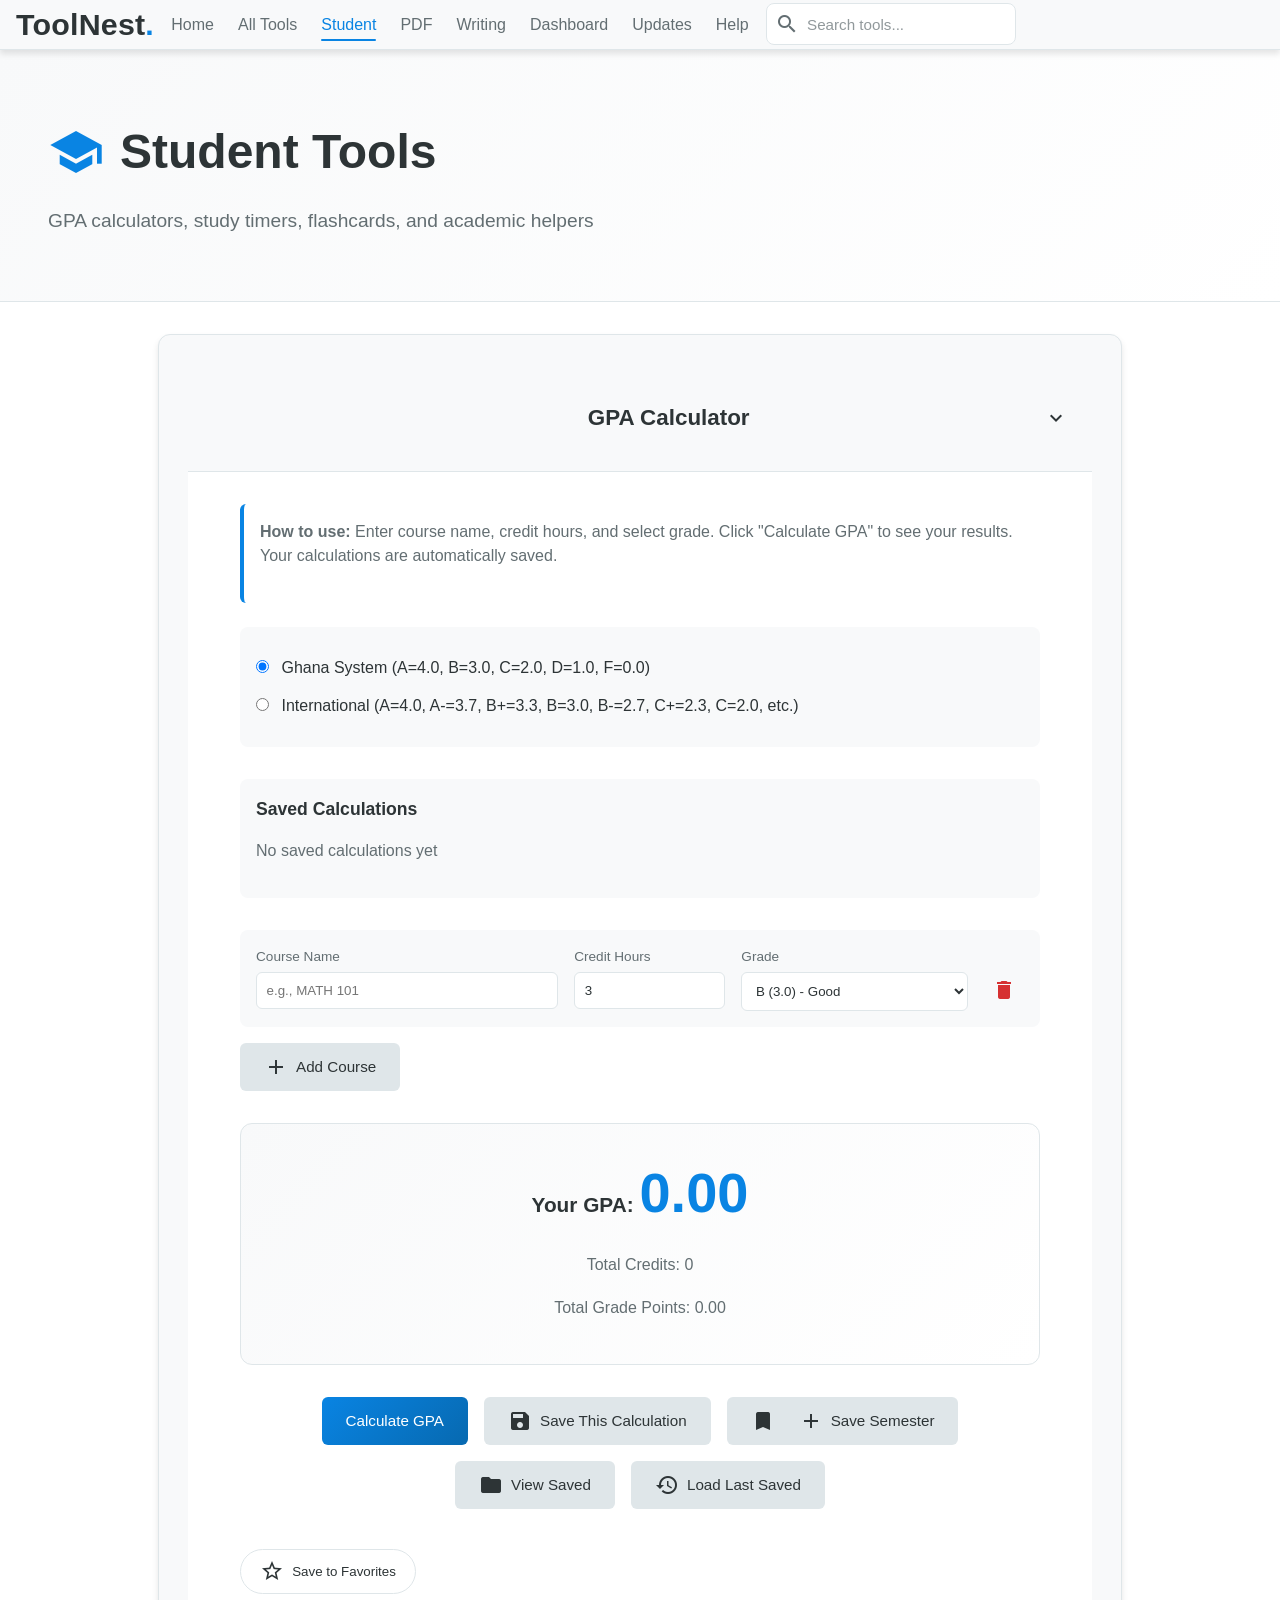
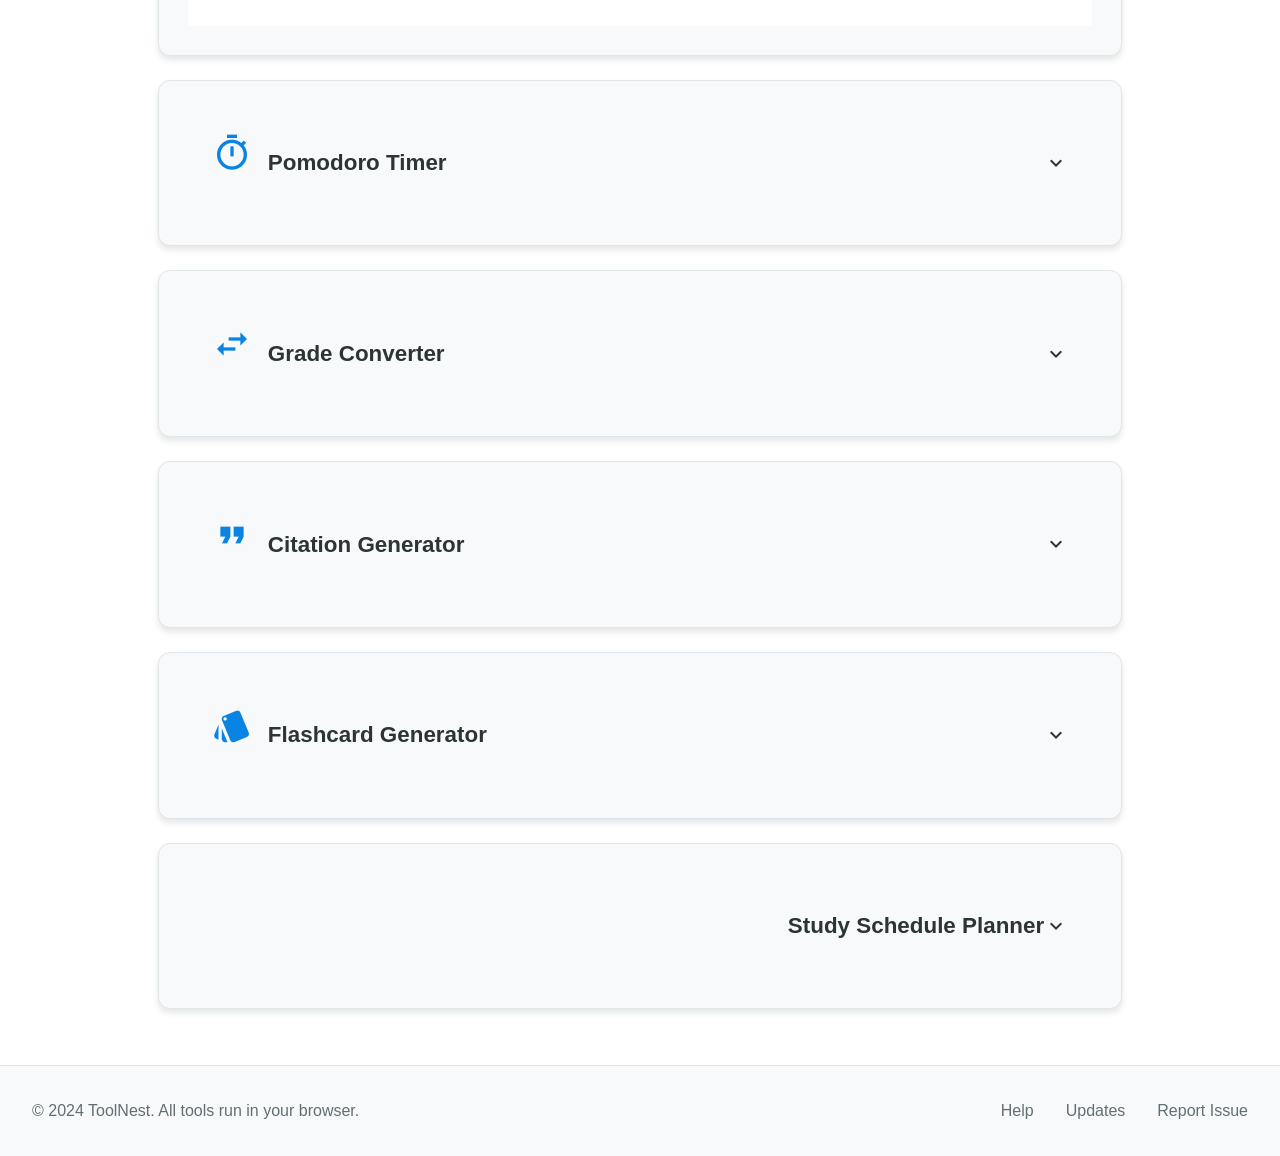
<file: student-tools.html>
<!DOCTYPE html>
<html lang="en">
<head>
    <meta charset="UTF-8">
    <meta name="viewport" content="width=device-width, initial-scale=1.0">
    <title>Student Tools - ToolNest</title>
    <link rel="stylesheet" href="style.css">
    <link rel="stylesheet" href="tools.css">
    <link href="https://fonts.googleapis.com/icon?family=Material+Icons" rel="stylesheet">
</head>
<body>
    <nav class="navbar">
        <div class="nav-container">
            <a href="index.html" class="logo">ToolNest<span class="logo-dot">.</span></a>
            <ul class="nav-menu">
                <li><a href="index.html">Home</a></li>
                <li><a href="all-tools.html">All Tools</a></li>
                <li><a href="student-tools.html" class="active">Student</a></li>
                <li><a href="pdf-tools.html">PDF</a></li>
                <li><a href="writing-tools.html">Writing</a></li>
                <li><a href="dashboard.html">Dashboard</a></li>
                <li><a href="updates.html">Updates</a></li>
                <li><a href="help.html">Help</a></li>
            </ul>
            <div class="nav-actions">
                <div class="search-box">
                    <span class="material-icons">search</span>
                    <input type="text" id="globalSearch" placeholder="Search tools..." autocomplete="off">
                    <div id="searchResults" class="search-results"></div>
                </div>
                <button id="darkModeToggle" class="icon-btn">
                    <span class="material-icons">dark_mode</span>
                </button>
            </div>
            <button class="mobile-menu-btn">
                <span class="material-icons">menu</span>
            </button>
        </div>
    </nav>

    <div class="page-header">
        <div class="container">
            <h1><span class="material-icons page-icon">school</span> Student Tools</h1>
            <p>GPA calculators, study timers, flashcards, and academic helpers</p>
        </div>
    </div>

    <div class="tools-container">
        <!-- GPA Calculator -->
        <div class="tool-card expanded" id="gpa">
            <div class="tool-header" onclick="toggleTool(this)">
                <div class="tool-title">
                    <span class="material-icons tool-icon">calculate</span>
                    <h2>GPA Calculator</h2>
                </div>
                <span class="material-icons expand-icon">expand_less</span>
            </div>
            <div class="tool-content">
                <div class="gpa-calculator">
                    <div class="info-box">
                        <p><strong>How to use:</strong> Enter course name, credit hours, and select grade. Click "Calculate GPA" to see your results. Your calculations are automatically saved.</p>
                    </div>

                    <div class="gpa-options">
                        <label>
                            <input type="radio" name="gradingSystem" value="ghana" checked> 
                            Ghana System (A=4.0, B=3.0, C=2.0, D=1.0, F=0.0)
                        </label>
                        <label>
                            <input type="radio" name="gradingSystem" value="international"> 
                            International (A=4.0, A-=3.7, B+=3.3, B=3.0, B-=2.7, C+=2.3, C=2.0, etc.)
                        </label>
                    </div>

                    <div class="saved-gpas" id="savedGpas">
                        <h3>Saved Calculations</h3>
                        <div id="savedGpasList"></div>
                    </div>

                    <div id="courses-container">
                        <!-- Courses will be added here dynamically -->
                    </div>

                    <button class="btn btn-secondary" onclick="addCourse()">
                        <span class="material-icons">add</span> Add Course
                    </button>

                    <div class="gpa-result">
                        <h3>Your GPA: <span id="gpa-value">0.00</span></h3>
                        <p>Total Credits: <span id="total-credits">0</span></p>
                        <p>Total Grade Points: <span id="total-points">0.00</span></p>
                    </div>

                    <div class="gpa-actions">
                        <button class="btn btn-primary" onclick="calculateGPA()">
                            Calculate GPA
                        </button>
                        <button class="btn btn-secondary" onclick="saveGPACalculation()">
                            <span class="material-icons">save</span> Save This Calculation
                        </button>
                        <button class="btn btn-secondary" onclick="saveSemester()"><span class="material-icons">bookmark_add</span> Save Semester</button>
                        <button class="btn btn-secondary" onclick="openSavedSemesters()"><span class="material-icons">folder</span> View Saved</button>
                        <button class="btn btn-secondary" onclick="loadLastGPACalculation()">
                            <span class="material-icons">history</span> Load Last Saved
                        </button>
                    </div>

                    <button class="favorite-toggle" onclick="toggleFavorite(1)">
                        <span class="material-icons" id="fav-1">star_border</span> Save to Favorites
                    </button>
                </div>
            </div>
        </div>

        <!-- Pomodoro Timer -->
        <div class="tool-card" id="pomodoro">
            <div class="tool-header" onclick="toggleTool(this)">
                <div class="tool-title">
                    <span class="material-icons tool-icon">timer</span>
                    <h2>Pomodoro Timer</h2>
                </div>
                <span class="material-icons expand-icon">expand_more</span>
            </div>
            <div class="tool-content" style="display: none;">
                <div class="pomodoro-timer">
                    <div class="timer-display">
                        <span id="minutes">25</span>:<span id="seconds">00</span>
                    </div>
                    
                    <div class="timer-controls">
                        <button class="btn btn-primary" onclick="startTimer()" id="startBtn">Start</button>
                        <button class="btn btn-secondary" onclick="pauseTimer()" id="pauseBtn" disabled>Pause</button>
                        <button class="btn btn-secondary" onclick="resetTimer()">Reset</button>
                    </div>

                    <div class="timer-modes">
                        <button class="mode-btn active" onclick="setMode(25, 'pomodoro')" id="mode-pomodoro">Pomodoro (25min)</button>
                        <button class="mode-btn" onclick="setMode(5, 'shortBreak')" id="mode-short">Short Break (5min)</button>
                        <button class="mode-btn" onclick="setMode(15, 'longBreak')" id="mode-long">Long Break (15min)</button>
                    </div>

                    <div class="session-counter">
                        <span id="sessionCount">0</span> pomodoros completed today
                    </div>

                    <div class="timer-settings">
                        <h4>Customize Timer</h4>
                        <div class="settings-row">
                            <label>
                                Pomodoro (min):
                                <input type="number" id="customPomodoro" min="1" max="60" value="25" onchange="updateCustomTimer()">
                            </label>
                            <label>
                                Short Break (min):
                                <input type="number" id="customShortBreak" min="1" max="30" value="5" onchange="updateCustomTimer()">
                            </label>
                            <label>
                                Long Break (min):
                                <input type="number" id="customLongBreak" min="1" max="60" value="15" onchange="updateCustomTimer()">
                            </label>
                        </div>
                        <button class="btn btn-secondary" onclick="applyCustomTimer()">Apply Custom Times</button>
                    </div>
                </div>
            </div>
        </div>

                <div class="tool-card" id="converter">
        <div class="tool-header" onclick="toggleTool(this)">
        <div class="tool-title">
        <span class="material-icons tool-icon">swap_horiz</span>
        <h2>Grade Converter</h2>
        </div>
        <span class="material-icons expand-icon">expand_more</span>
        </div>
        <div class="tool-content" style="display:none;">
        <div class="gpa-calculator">
        <p class="field-hint">Enter a percentage score to get the letter grade and grade point (Ghana system).</p>
        <div class="field" style="max-width:260px;">
        <label>Percentage (0–100)</label>
        <input id="percent-input" max="100" min="0" placeholder="e.g., 78" type="number"/>
        </div>
        <div class="btn-row">
        <button class="btn btn-primary" onclick="convertGrade()">Convert</button>
        <button class="btn btn-secondary" onclick="clearGradeConvert()">Clear</button>
        </div>
        <div class="result-box" id="convert-result" style="display:none;">
        <h3>Result</h3>
        <p><b>Letter:</b> <span id="convert-letter">-</span></p>
        <p><b>Grade Point:</b> <span id="convert-gp">-</span></p>
        </div>
        </div>
        </div>
        </div>

        <!-- Citation Generator -->
        <div class="tool-card" id="citation">
            <div class="tool-header" onclick="toggleTool(this)">
                <div class="tool-title">
                    <span class="material-icons tool-icon">format_quote</span>
                    <h2>Citation Generator</h2>
                </div>
                <span class="material-icons expand-icon">expand_more</span>
            </div>
            <div class="tool-content" style="display: none;">
                <div class="citation-generator">
                    <div class="citation-style">
                        <label>Citation Style:</label>
                        <select id="citation-style">
                            <option value="apa">APA 7th Edition</option>
                            <option value="mla">MLA 9th Edition</option>
                            <option value="chicago">Chicago Manual of Style</option>
                            <option value="harvard">Harvard</option>
                        </select>
                    </div>

                    <div class="citation-type">
                        <label>Source Type:</label>
                        <select id="citation-source" onchange="toggleCitationFields()">
                            <option value="book">Book</option>
                            <option value="website">Website</option>
                            <option value="journal">Journal Article</option>
                            <option value="video">Online Video</option>
                            <option value="newspaper">Newspaper Article</option>
                        </select>
                    </div>

                    <div id="book-fields" class="citation-fields">
                        <input type="text" id="author" placeholder="Author(s) - Last, First Initial (e.g., Smith, J.)">
                        <input type="text" id="year" placeholder="Publication Year (e.g., 2024)">
                        <input type="text" id="title" placeholder="Book Title">
                        <input type="text" id="publisher" placeholder="Publisher">
                        <input type="text" id="edition" placeholder="Edition (if not first)">
                    </div>

                    <div id="website-fields" class="citation-fields" style="display: none;">
                        <input type="text" id="web-author" placeholder="Author(s)">
                        <input type="text" id="web-date" placeholder="Publication Date (e.g., 2024, Jan 15)">
                        <input type="text" id="web-title" placeholder="Page Title">
                        <input type="text" id="site-name" placeholder="Website Name">
                        <input type="url" id="web-url" placeholder="URL">
                        <input type="text" id="access-date" placeholder="Access Date (e.g., 2024, Mar 4)">
                    </div>

                    <div id="journal-fields" class="citation-fields" style="display: none;">
                        <input type="text" id="journal-author" placeholder="Author(s)">
                        <input type="text" id="journal-year" placeholder="Year">
                        <input type="text" id="article-title" placeholder="Article Title">
                        <input type="text" id="journal-name" placeholder="Journal Name">
                        <input type="text" id="volume" placeholder="Volume">
                        <input type="text" id="issue" placeholder="Issue (if applicable)">
                        <input type="text" id="pages" placeholder="Page Range (e.g., 123-145)">
                        <input type="text" id="doi" placeholder="DOI (if available)">
                    </div>

                    <div id="video-fields" class="citation-fields" style="display: none;">
                        <input type="text" id="video-creator" placeholder="Creator/Uploader">
                        <input type="text" id="video-date" placeholder="Upload Date">
                        <input type="text" id="video-title" placeholder="Video Title">
                        <input type="text" id="platform" placeholder="Platform (e.g., YouTube)">
                        <input type="url" id="video-url" placeholder="URL">
                    </div>

                    <div id="newspaper-fields" class="citation-fields" style="display: none;">
                        <input type="text" id="news-author" placeholder="Author(s)">
                        <input type="text" id="news-date" placeholder="Publication Date">
                        <input type="text" id="news-title" placeholder="Article Title">
                        <input type="text" id="newspaper-name" placeholder="Newspaper Name">
                        <input type="text" id="pages" placeholder="Page(s)">
                        <input type="url" id="news-url" placeholder="URL (if online)">
                    </div>

                    <button class="btn btn-primary" onclick="generateCitation()">Generate Citation</button>

                    <div class="citation-result" id="citation-result" style="display: none;">
                        <!-- Citation will appear here -->
                    </div>

                    <div class="citation-actions" id="citation-actions" style="display: none;">
                        <button class="btn btn-secondary" onclick="copyCitation()">
                            <span class="material-icons">content_copy</span> Copy to Clipboard
                        </button>
                        <button class="btn btn-secondary" onclick="saveCitation()">
                            <span class="material-icons">bookmark</span> Save Citation
                        </button>
                    </div>
                </div>
            </div>
        </div>

        <!-- NEW: Flashcard Generator -->
        <div class="tool-card" id="flashcards">
            <div class="tool-header" onclick="toggleTool(this)">
                <div class="tool-title">
                    <span class="material-icons tool-icon">style</span>
                    <h2>Flashcard Generator</h2>
                </div>
                <span class="material-icons expand-icon">expand_more</span>
            </div>
            <div class="tool-content" style="display: none;">
                <div class="flashcard-tool">
                    <div class="flashcard-setup">
                        <h3>Create Flashcards</h3>
                        <div class="flashcard-input-area">
                            <input type="text" id="flashcard-topic" placeholder="Topic/Subject">
                            <textarea id="flashcard-content" placeholder="Enter terms and definitions (one per line, format: term: definition)"></textarea>
                            <small>Example: Photosynthesis: Process plants use to convert sunlight into energy</small>
                        </div>
                        <button class="btn btn-primary" onclick="generateFlashcards()">Generate Flashcards</button>
                    </div>

                    <div id="flashcards-container" class="flashcards-container" style="display: none;">
                        <div class="flashcard-controls">
                            <button class="btn btn-secondary" onclick="shuffleFlashcards()">Shuffle</button>
                            <button class="btn btn-secondary" onclick="resetFlashcards()">Reset</button>
                        </div>
                        <div id="flashcards-grid" class="flashcards-grid"></div>
                    </div>
                </div>
            </div>
        </div>

        <!-- NEW: Study Schedule Planner -->
        <div class="tool-card" id="study-planner">
            <div class="tool-header" onclick="toggleTool(this)">
                <div class="tool-title">
                    <span class="material-icons tool-icon">calendar_month</span>
                    <h2>Study Schedule Planner</h2>
                </div>
                <span class="material-icons expand-icon">expand_more</span>
            </div>
            <div class="tool-content" style="display: none;">
                <div class="planner-tool">
                    <div class="planner-inputs">
                        <div class="input-group">
                            <label>Exam/Test Date:</label>
                            <input type="date" id="exam-date">
                        </div>
                        <div class="input-group">
                            <label>Hours Available Per Day:</label>
                            <input type="number" id="hours-per-day" min="1" max="12" value="4">
                        </div>
                        <div class="input-group">
                            <label>Subjects to Study (comma separated):</label>
                            <input type="text" id="subjects" placeholder="e.g., Math, Physics, Chemistry">
                        </div>
                    </div>
                    <button class="btn btn-primary" onclick="generateStudyPlan()">Generate Study Plan</button>
                    
                    <div id="study-plan-result" class="study-plan-result" style="display: none;"></div>
                </div>
            </div>
        </div>
    </div>

    <footer>
        <div class="footer-content">
            <p>&copy; 2024 ToolNest. All tools run in your browser.</p>
            <div class="footer-links">
                <a href="help.html">Help</a>
                <a href="updates.html">Updates</a>
                <a href="help.html#report-bug">Report Issue</a>
            </div>
        </div>
    </footer>
<!-- Saved GPA/CGPA Modal -->
    <div class="modal" id="savedSemestersModal" style="display:none;">
    <div class="modal-content" style="max-width:900px;">
    <div class="modal-header" style="display:flex;justify-content:space-between;align-items:center;margin-bottom:1rem;">
    <h2 style="display:flex;gap:.5rem;align-items:center;"><span class="material-icons">bookmark</span> Saved Semesters</h2>
    <button aria-label="Close" class="icon-btn" onclick="closeSavedSemesters()"><span class="material-icons">close</span></button>
    </div>
    <div id="savedSemestersList"></div>
    <div style="display:flex;gap:.75rem;justify-content:flex-end;margin-top:1rem;">
    <button class="btn btn-secondary" onclick="exportSavedSemesters()">Export (JSON)</button>
    <button class="btn btn-secondary" onclick="clearSavedSemesters()">Clear Saved</button>
    </div>
    </div>
    </div>

<script src="storage.js"></script>
    <script src="student-tools.js"></script>
    <script src="main.js"></script>
</body>
</html>
</file>
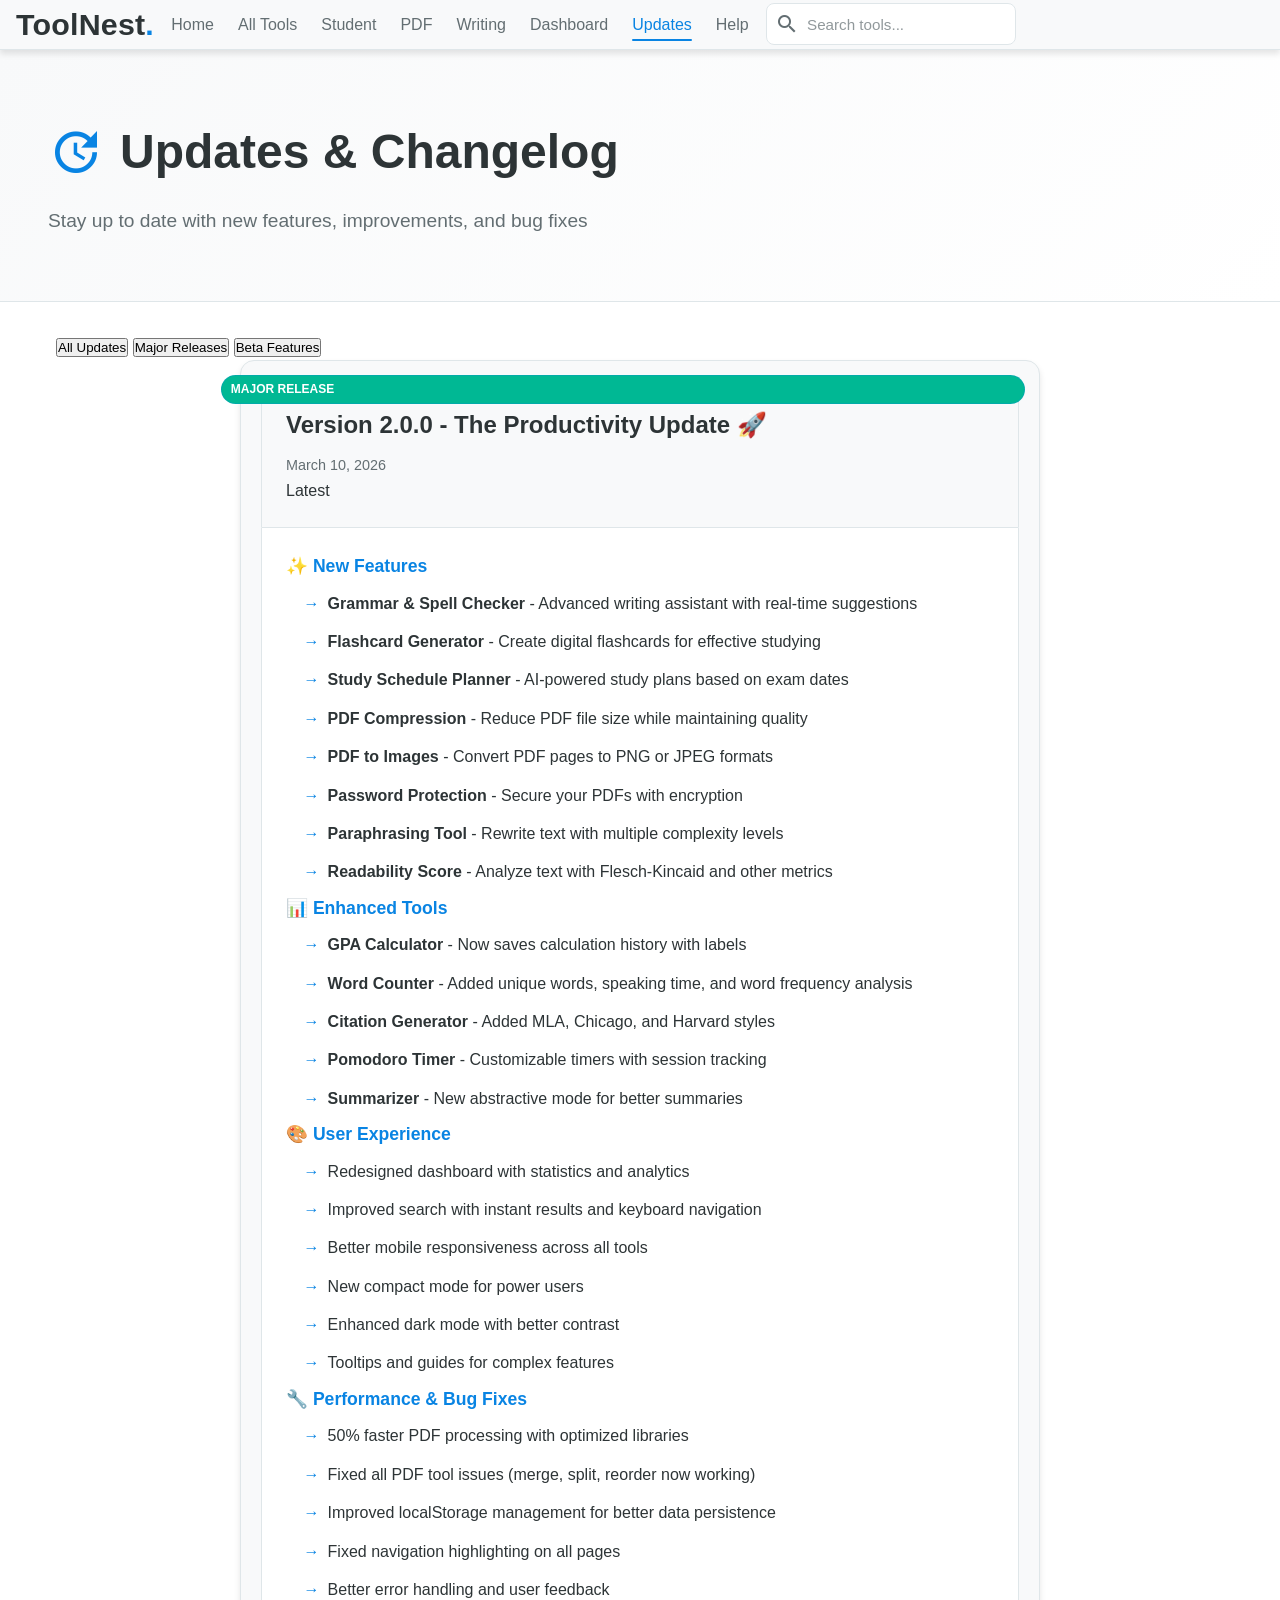
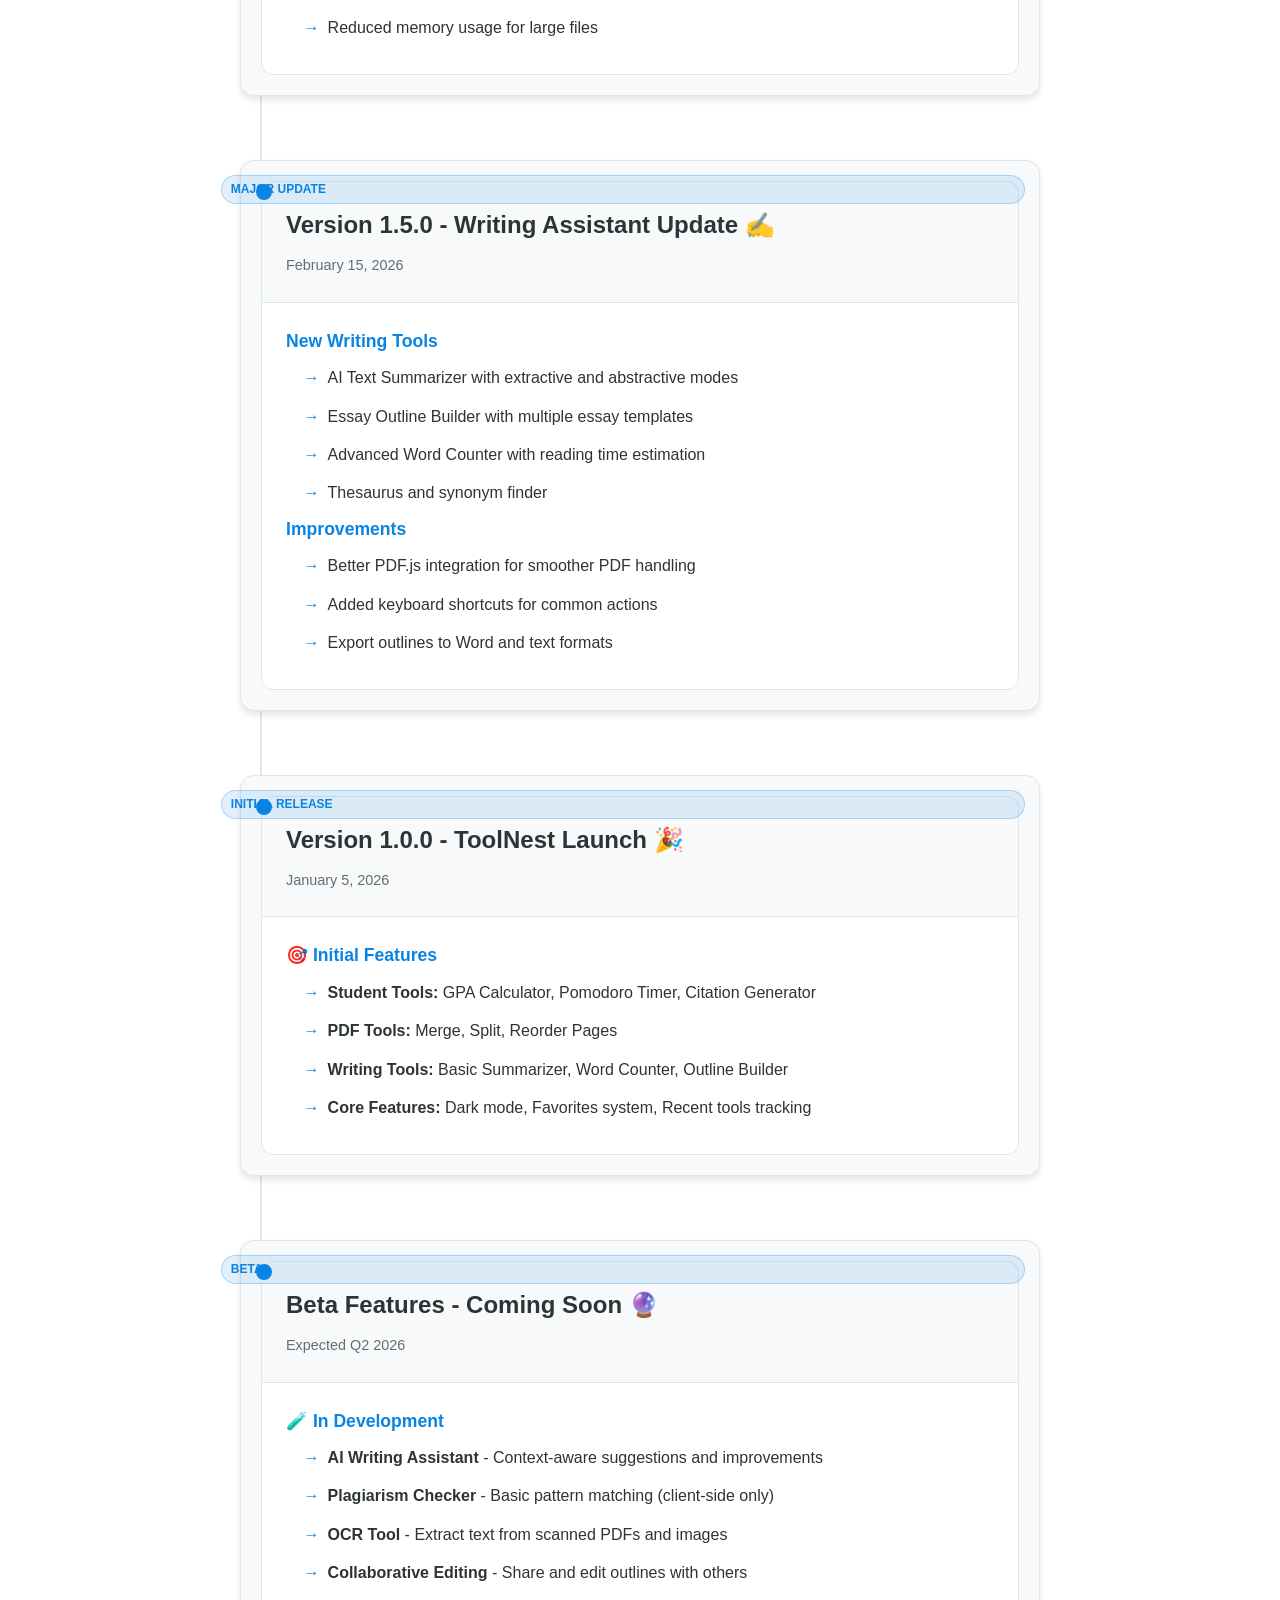
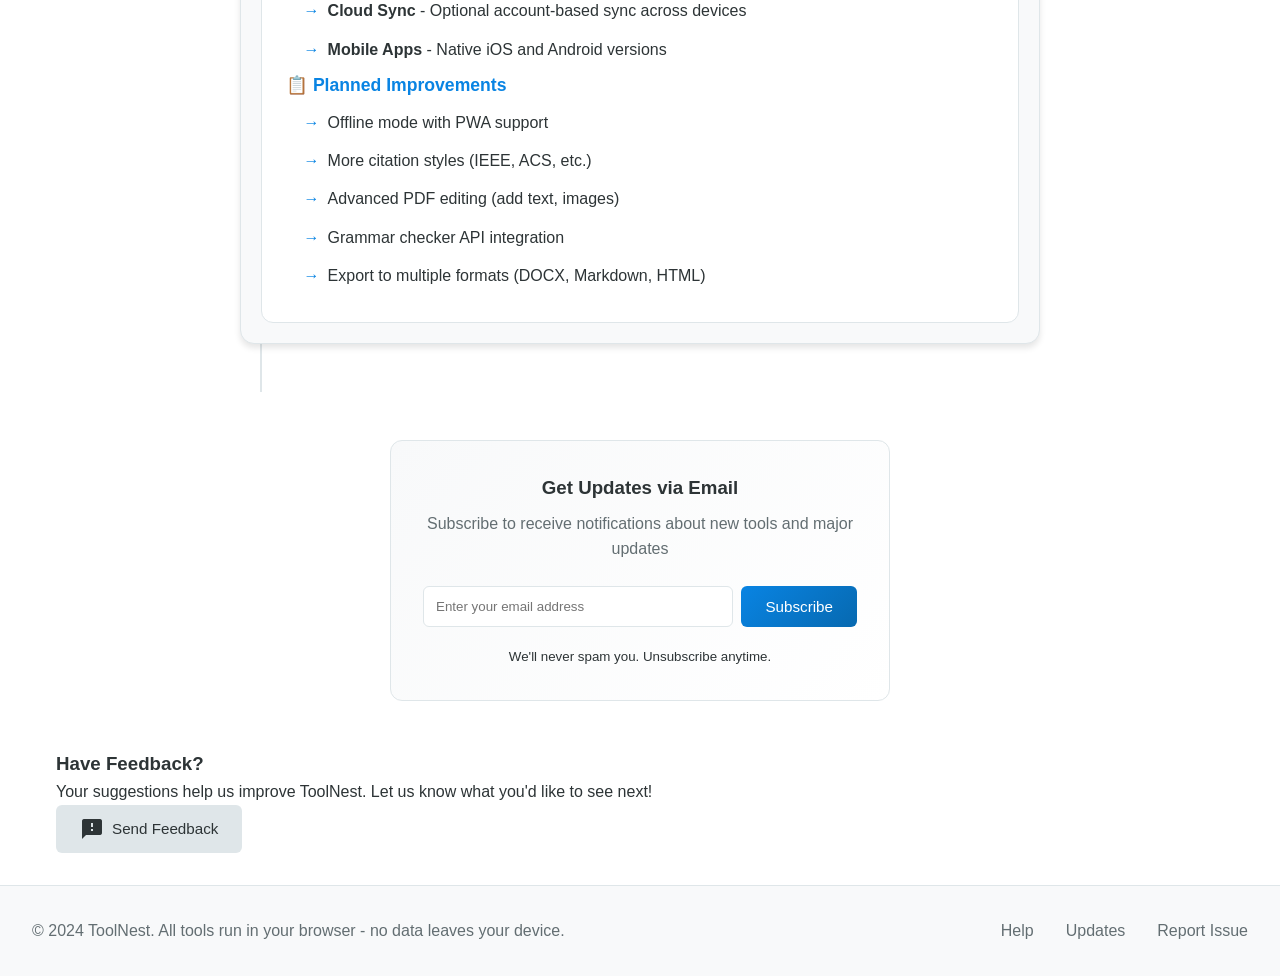
<file: updates.html>
<!DOCTYPE html>
<html lang="en">
<head>
    <meta charset="UTF-8">
    <meta name="viewport" content="width=device-width, initial-scale=1.0">
    <title>Updates - ToolNest</title>
    <link rel="stylesheet" href="style.css">
    <link rel="stylesheet" href="tools.css">
    <link href="https://fonts.googleapis.com/icon?family=Material+Icons" rel="stylesheet">
</head>
<body>
    <nav class="navbar">
        <div class="nav-container">
            <a href="index.html" class="logo">ToolNest<span class="logo-dot">.</span></a>
            <ul class="nav-menu">
                <li><a href="index.html">Home</a></li>
                <li><a href="all-tools.html">All Tools</a></li>
                <li><a href="student-tools.html">Student</a></li>
                <li><a href="pdf-tools.html">PDF</a></li>
                <li><a href="writing-tools.html">Writing</a></li>
                <li><a href="dashboard.html">Dashboard</a></li>
                <li><a href="updates.html" class="active">Updates</a></li>
                <li><a href="help.html">Help</a></li>
            </ul>
            <div class="nav-actions">
                <div class="search-box">
                    <span class="material-icons">search</span>
                    <input type="text" id="globalSearch" placeholder="Search tools..." autocomplete="off">
                    <div id="searchResults" class="search-results"></div>
                </div>
                <button id="darkModeToggle" class="icon-btn">
                    <span class="material-icons">dark_mode</span>
                </button>
            </div>
            <button class="mobile-menu-btn">
                <span class="material-icons">menu</span>
            </button>
        </div>
    </nav>

    <div class="page-header">
        <div class="container">
            <h1><span class="material-icons page-icon">update</span> Updates & Changelog</h1>
            <p>Stay up to date with new features, improvements, and bug fixes</p>
        </div>
    </div>

    <main class="updates-page">
        <div class="container">
            <!-- Version Selector -->
            <div class="version-selector">
                <button class="version-btn active" onclick="filterUpdates('all')">All Updates</button>
                <button class="version-btn" onclick="filterUpdates('major')">Major Releases</button>
                <button class="version-btn" onclick="filterUpdates('beta')">Beta Features</button>
            </div>

            <div class="updates-timeline">
                <!-- Version 2.0.0 - Latest Major Release -->
                <div class="update-card major" data-version="major">
                    <div class="update-badge">MAJOR RELEASE</div>
                    <div class="update-header">
                        <div class="version-info">
                            <h2>Version 2.0.0 - The Productivity Update 🚀</h2>
                            <span class="update-date">March 10, 2026</span>
                        </div>
                        <span class="version-tag">Latest</span>
                    </div>
                    <div class="update-content">
                        <div class="update-section">
                            <h3>✨ New Features</h3>
                            <ul>
                                <li><strong>Grammar & Spell Checker</strong> - Advanced writing assistant with real-time suggestions</li>
                                <li><strong>Flashcard Generator</strong> - Create digital flashcards for effective studying</li>
                                <li><strong>Study Schedule Planner</strong> - AI-powered study plans based on exam dates</li>
                                <li><strong>PDF Compression</strong> - Reduce PDF file size while maintaining quality</li>
                                <li><strong>PDF to Images</strong> - Convert PDF pages to PNG or JPEG formats</li>
                                <li><strong>Password Protection</strong> - Secure your PDFs with encryption</li>
                                <li><strong>Paraphrasing Tool</strong> - Rewrite text with multiple complexity levels</li>
                                <li><strong>Readability Score</strong> - Analyze text with Flesch-Kincaid and other metrics</li>
                            </ul>
                        </div>

                        <div class="update-section">
                            <h3>📊 Enhanced Tools</h3>
                            <ul>
                                <li><strong>GPA Calculator</strong> - Now saves calculation history with labels</li>
                                <li><strong>Word Counter</strong> - Added unique words, speaking time, and word frequency analysis</li>
                                <li><strong>Citation Generator</strong> - Added MLA, Chicago, and Harvard styles</li>
                                <li><strong>Pomodoro Timer</strong> - Customizable timers with session tracking</li>
                                <li><strong>Summarizer</strong> - New abstractive mode for better summaries</li>
                            </ul>
                        </div>

                        <div class="update-section">
                            <h3>🎨 User Experience</h3>
                            <ul>
                                <li>Redesigned dashboard with statistics and analytics</li>
                                <li>Improved search with instant results and keyboard navigation</li>
                                <li>Better mobile responsiveness across all tools</li>
                                <li>New compact mode for power users</li>
                                <li>Enhanced dark mode with better contrast</li>
                                <li>Tooltips and guides for complex features</li>
                            </ul>
                        </div>

                        <div class="update-section">
                            <h3>🔧 Performance & Bug Fixes</h3>
                            <ul>
                                <li>50% faster PDF processing with optimized libraries</li>
                                <li>Fixed all PDF tool issues (merge, split, reorder now working)</li>
                                <li>Improved localStorage management for better data persistence</li>
                                <li>Fixed navigation highlighting on all pages</li>
                                <li>Better error handling and user feedback</li>
                                <li>Reduced memory usage for large files</li>
                            </ul>
                        </div>
                    </div>
                </div>

                <!-- Version 1.5.0 -->
                <div class="update-card major" data-version="major">
                    <div class="update-badge">MAJOR UPDATE</div>
                    <div class="update-header">
                        <div class="version-info">
                            <h2>Version 1.5.0 - Writing Assistant Update ✍️</h2>
                            <span class="update-date">February 15, 2026</span>
                        </div>
                    </div>
                    <div class="update-content">
                        <div class="update-section">
                            <h3>New Writing Tools</h3>
                            <ul>
                                <li>AI Text Summarizer with extractive and abstractive modes</li>
                                <li>Essay Outline Builder with multiple essay templates</li>
                                <li>Advanced Word Counter with reading time estimation</li>
                                <li>Thesaurus and synonym finder</li>
                            </ul>
                        </div>
                        <div class="update-section">
                            <h3>Improvements</h3>
                            <ul>
                                <li>Better PDF.js integration for smoother PDF handling</li>
                                <li>Added keyboard shortcuts for common actions</li>
                                <li>Export outlines to Word and text formats</li>
                            </ul>
                        </div>
                    </div>
                </div>

                <!-- Version 1.0.0 - Launch -->
                <div class="update-card major" data-version="major">
                    <div class="update-badge">INITIAL RELEASE</div>
                    <div class="update-header">
                        <div class="version-info">
                            <h2>Version 1.0.0 - ToolNest Launch 🎉</h2>
                            <span class="update-date">January 5, 2026</span>
                        </div>
                    </div>
                    <div class="update-content">
                        <div class="update-section">
                            <h3>🎯 Initial Features</h3>
                            <ul>
                                <li><strong>Student Tools:</strong> GPA Calculator, Pomodoro Timer, Citation Generator</li>
                                <li><strong>PDF Tools:</strong> Merge, Split, Reorder Pages</li>
                                <li><strong>Writing Tools:</strong> Basic Summarizer, Word Counter, Outline Builder</li>
                                <li><strong>Core Features:</strong> Dark mode, Favorites system, Recent tools tracking</li>
                            </ul>
                        </div>
                    </div>
                </div>

                <!-- Beta Features -->
                <div class="update-card beta" data-version="beta">
                    <div class="update-badge">BETA</div>
                    <div class="update-header">
                        <div class="version-info">
                            <h2>Beta Features - Coming Soon 🔮</h2>
                            <span class="update-date">Expected Q2 2026</span>
                        </div>
                    </div>
                    <div class="update-content">
                        <div class="update-section">
                            <h3>🧪 In Development</h3>
                            <ul>
                                <li><strong>AI Writing Assistant</strong> - Context-aware suggestions and improvements</li>
                                <li><strong>Plagiarism Checker</strong> - Basic pattern matching (client-side only)</li>
                                <li><strong>OCR Tool</strong> - Extract text from scanned PDFs and images</li>
                                <li><strong>Collaborative Editing</strong> - Share and edit outlines with others</li>
                                <li><strong>Cloud Sync</strong> - Optional account-based sync across devices</li>
                                <li><strong>Mobile Apps</strong> - Native iOS and Android versions</li>
                            </ul>
                        </div>
                        <div class="update-section">
                            <h3>📋 Planned Improvements</h3>
                            <ul>
                                <li>Offline mode with PWA support</li>
                                <li>More citation styles (IEEE, ACS, etc.)</li>
                                <li>Advanced PDF editing (add text, images)</li>
                                <li>Grammar checker API integration</li>
                                <li>Export to multiple formats (DOCX, Markdown, HTML)</li>
                            </ul>
                        </div>
                    </div>
                </div>
            </div>

            <!-- Subscribe for Updates -->
            <div class="updates-subscribe">
                <h3>Get Updates via Email</h3>
                <p>Subscribe to receive notifications about new tools and major updates</p>
                <div class="subscribe-form">
                    <input type="email" placeholder="Enter your email address" id="subscribe-email">
                    <button class="btn btn-primary" onclick="subscribeUpdates()">Subscribe</button>
                </div>
                <small>We'll never spam you. Unsubscribe anytime.</small>
            </div>

            <!-- Feedback Section -->
            <div class="feedback-section">
                <h3>Have Feedback?</h3>
                <p>Your suggestions help us improve ToolNest. Let us know what you'd like to see next!</p>
                <button class="btn btn-secondary" onclick="openFeedbackForm()">
                    <span class="material-icons">feedback</span> Send Feedback
                </button>
            </div>
        </div>
    </main>

    <footer>
        <div class="footer-content">
            <p>&copy; 2024 ToolNest. All tools run in your browser - no data leaves your device.</p>
            <div class="footer-links">
                <a href="help.html">Help</a>
                <a href="updates.html">Updates</a>
                <a href="help.html#report-bug">Report Issue</a>
            </div>
        </div>
    </footer>
<script src="storage.js"></script>
    <script src="main.js"></script>
    <script>
        function filterUpdates(type) {
            document.querySelectorAll('.version-btn').forEach(btn => btn.classList.remove('active'));
            event.target.classList.add('active');
            
            const cards = document.querySelectorAll('.update-card');
            cards.forEach(card => {
                if (type === 'all') {
                    card.style.display = 'block';
                } else {
                    if (card.dataset.version === type) {
                        card.style.display = 'block';
                    } else {
                        card.style.display = 'none';
                    }
                }
            });
        }

        function subscribeUpdates() {
            const email = document.getElementById('subscribe-email').value;
            if (!email) {
                alert('Please enter your email address');
                return;
            }
            if (!email.includes('@') || !email.includes('.')) {
                alert('Please enter a valid email address');
                return;
            }
            
            // In a real app, this would send to a backend
            alert('Thanks for subscribing! You\'ll receive updates at ' + email);
            document.getElementById('subscribe-email').value = '';
            
            // Track subscription
            let subscribers = JSON.parse(localStorage.getItem('newsletterSubscribers') || '[]');
            subscribers.push({ email: email, date: new Date().toISOString() });
            localStorage.setItem('newsletterSubscribers', JSON.stringify(subscribers.slice(-10)));
        }

        function openFeedbackForm() {
            document.getElementById('feedbackModal').style.display = 'block';
        }

        function closeFeedbackModal() {
            document.getElementById('feedbackModal').style.display = 'none';
        }

        function submitFeedback(event) {
            event.preventDefault();
            
            const name = document.getElementById('feedbackName').value || 'Anonymous';
            const email = document.getElementById('feedbackEmail').value;
            const type = document.getElementById('feedbackType').value;
            const message = document.getElementById('feedbackMessage').value;
            
            // Save feedback locally
            let feedback = JSON.parse(localStorage.getItem('userFeedback') || '[]');
            feedback.push({
                name: name,
                email: email,
                type: type,
                message: message,
                date: new Date().toISOString()
            });
            localStorage.setItem('userFeedback', JSON.stringify(feedback.slice(-20)));
            
            alert('Thank you for your feedback!');
            closeFeedbackModal();
            document.getElementById('feedbackForm').reset();
        }

        // Update notification count
        document.addEventListener('DOMContentLoaded', () => {
            // Check for new updates since last visit
            const lastVisit = localStorage.getItem('lastUpdatesVisit');
            const now = new Date().toISOString();
            
            if (lastVisit) {
                const lastDate = new Date(lastVisit);
                const majorUpdateDate = new Date('2026-03-10'); // Version 2.0.0 release
                
                if (majorUpdateDate > lastDate) {
                    // Show notification dot
                    const updatesLink = document.querySelector('a[href="updates.html"]');
                    if (updatesLink) {
                        updatesLink.innerHTML += ' <span class="notification-dot">●</span>';
                    }
                }
            }
            
            localStorage.setItem('lastUpdatesVisit', now);
        });
    </script>
</body>
</html>
</file>
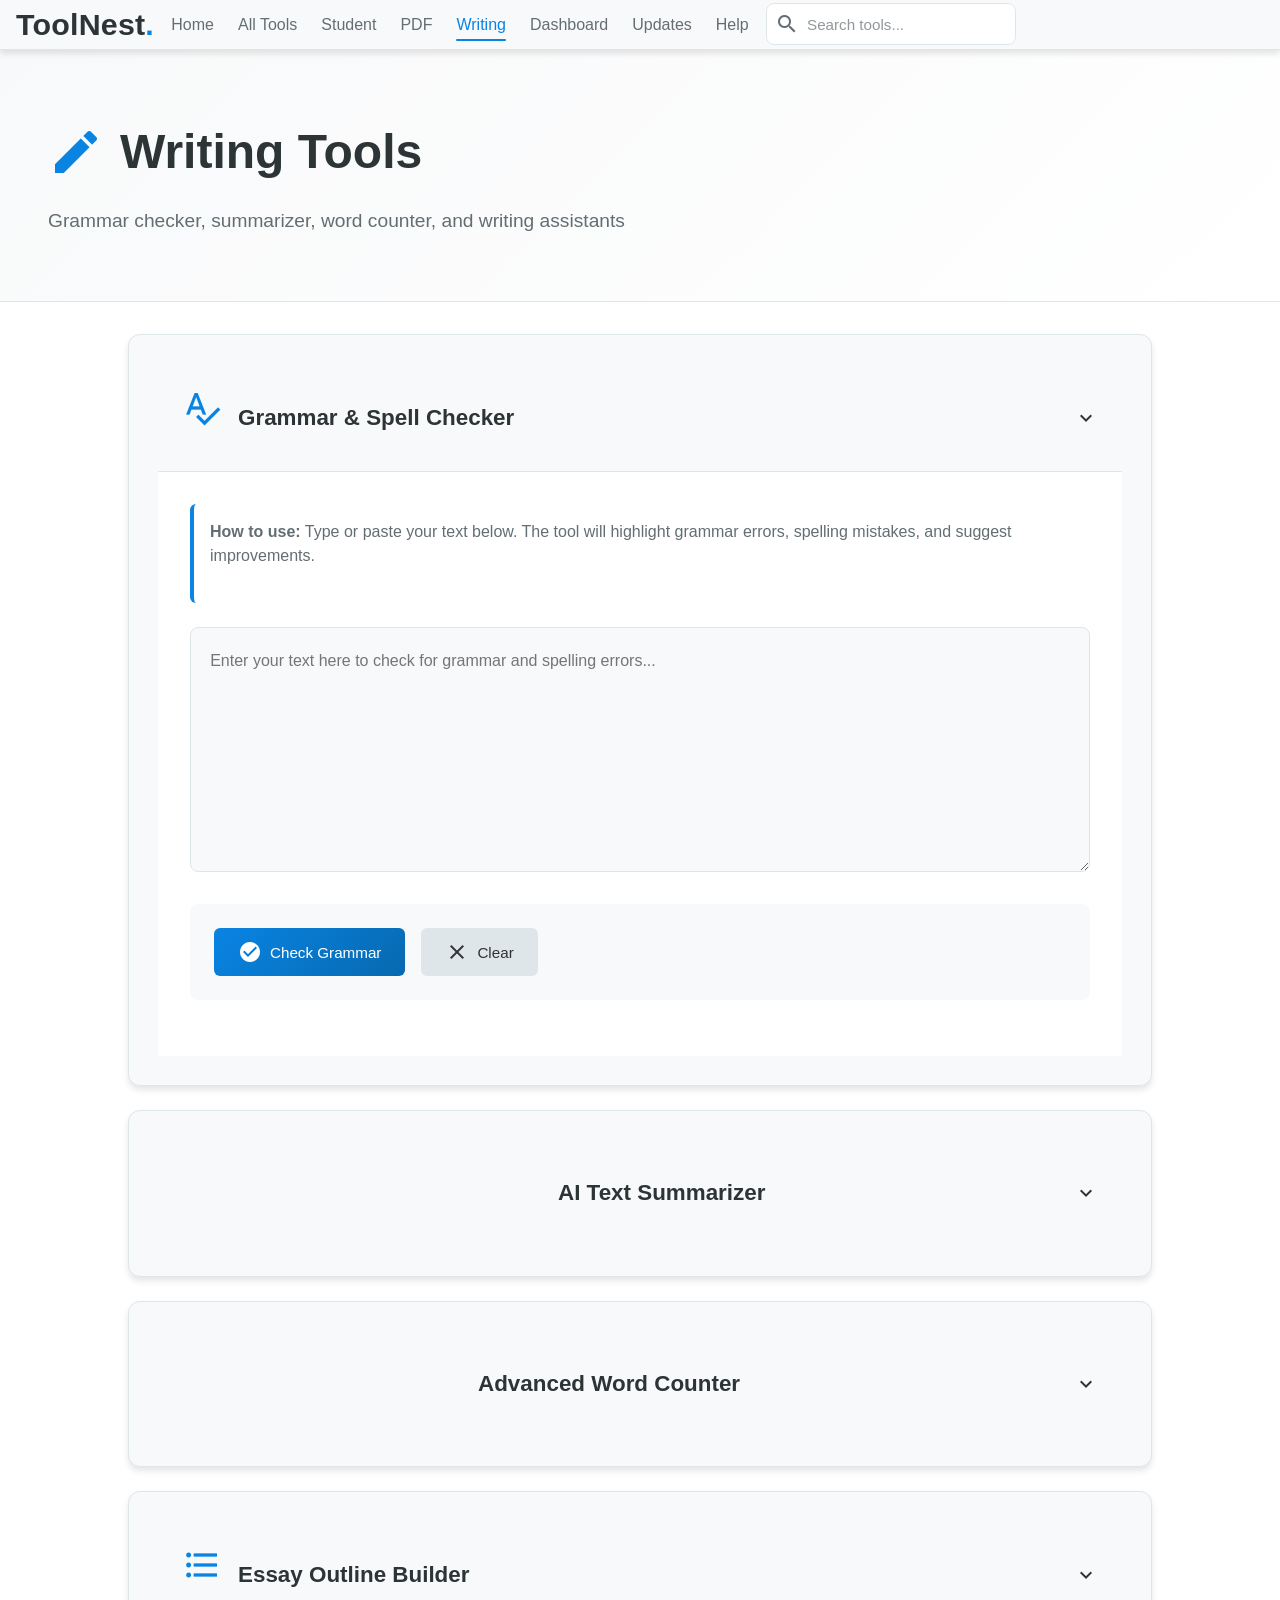
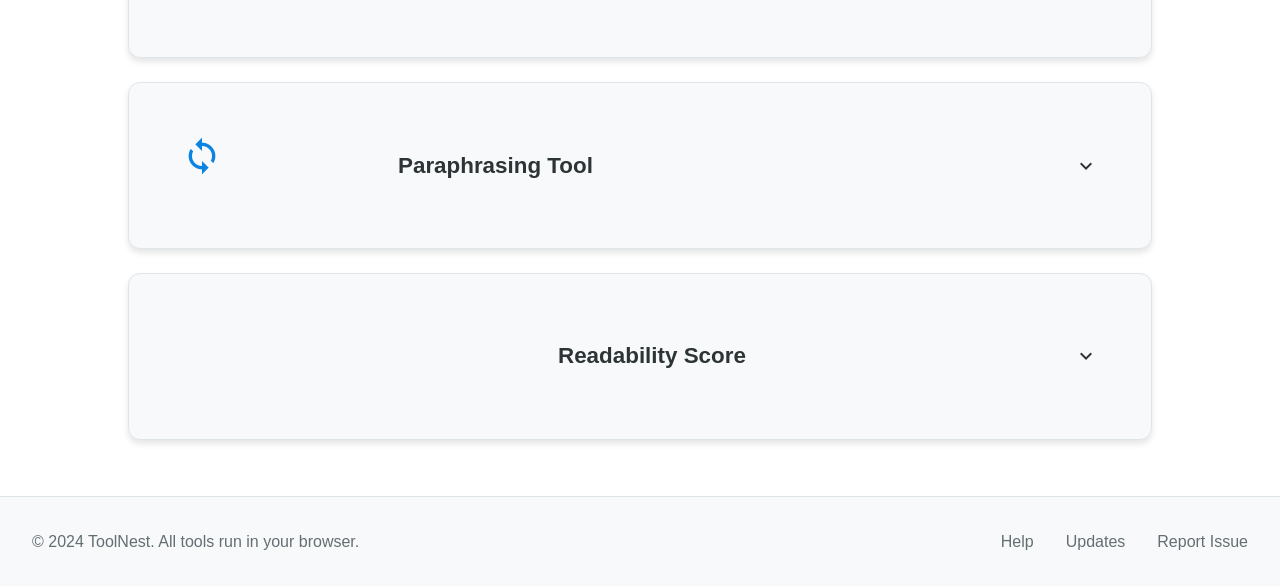
<file: writing-tools.html>
<!DOCTYPE html>
<html lang="en">
<head>
    <meta charset="UTF-8">
    <meta name="viewport" content="width=device-width, initial-scale=1.0">
    <title>Writing Tools - ToolNest</title>
    <link rel="stylesheet" href="style.css">
    <link rel="stylesheet" href="tools.css">
    <link href="https://fonts.googleapis.com/icon?family=Material+Icons" rel="stylesheet">
</head>
<body>
    <nav class="navbar">
        <div class="nav-container">
            <a href="index.html" class="logo">ToolNest<span class="logo-dot">.</span></a>
            <ul class="nav-menu">
                <li><a href="index.html">Home</a></li>
                <li><a href="all-tools.html">All Tools</a></li>
                <li><a href="student-tools.html">Student</a></li>
                <li><a href="pdf-tools.html">PDF</a></li>
                <li><a href="writing-tools.html" class="active">Writing</a></li>
                <li><a href="dashboard.html">Dashboard</a></li>
                <li><a href="updates.html">Updates</a></li>
                <li><a href="help.html">Help</a></li>
            </ul>
            <div class="nav-actions">
                <div class="search-box">
                    <span class="material-icons">search</span>
                    <input type="text" id="globalSearch" placeholder="Search tools..." autocomplete="off">
                    <div id="searchResults" class="search-results"></div>
                </div>
                <button id="darkModeToggle" class="icon-btn">
                    <span class="material-icons">dark_mode</span>
                </button>
            </div>
            <button class="mobile-menu-btn">
                <span class="material-icons">menu</span>
            </button>
        </div>
    </nav>

    <div class="page-header">
        <div class="container">
            <h1><span class="material-icons page-icon">edit</span> Writing Tools</h1>
            <p>Grammar checker, summarizer, word counter, and writing assistants</p>
        </div>
    </div>

    <div class="tools-container">
        <!-- Grammar Checker (NEW) -->
        <div class="tool-card expanded" id="grammar">
            <div class="tool-header" onclick="toggleTool(this)">
                <div class="tool-title">
                    <span class="material-icons tool-icon">spellcheck</span>
                    <h2>Grammar & Spell Checker</h2>
                </div>
                <span class="material-icons expand-icon">expand_less</span>
            </div>
            <div class="tool-content">
                <div class="writing-tool">
                    <div class="info-box">
                        <p><strong>How to use:</strong> Type or paste your text below. The tool will highlight grammar errors, spelling mistakes, and suggest improvements.</p>
                    </div>
                    <textarea id="grammar-input" placeholder="Enter your text here to check for grammar and spelling errors..." rows="8"></textarea>
                    
                    <div class="grammar-controls">
                        <button class="btn btn-primary" onclick="checkGrammar()">
                            <span class="material-icons">check_circle</span> Check Grammar
                        </button>
                        <button class="btn btn-secondary" onclick="clearGrammar()">
                            <span class="material-icons">clear</span> Clear
                        </button>
                    </div>

                    <div id="grammar-result" class="result-box" style="display: none;">
                        <h3>Grammar Check Results</h3>
                        <div id="grammar-issues"></div>
                        <div id="grammar-suggestions"></div>
                        <div class="grammar-actions">
                            <button class="btn btn-secondary" onclick="applyGrammarFixes()">
                                <span class="material-icons">auto_fix</span> Apply Suggestions
                            </button>
                            <button class="btn btn-secondary" onclick="copyGrammarResult()">
                                <span class="material-icons">content_copy</span> Copy Fixed Text
                            </button>
                        </div>
                    </div>
                </div>
            </div>
        </div>

        <!-- Text Summarizer -->
        <div class="tool-card" id="summarizer">
            <div class="tool-header" onclick="toggleTool(this)">
                <div class="tool-title">
                    <span class="material-icons tool-icon">summarize</span>
                    <h2>AI Text Summarizer</h2>
                </div>
                <span class="material-icons expand-icon">expand_more</span>
            </div>
            <div class="tool-content" style="display: none;">
                <div class="writing-tool">
                    <textarea id="summarize-input" placeholder="Paste your text here to summarize (minimum 50 words for best results)..." rows="8"></textarea>
                    
                    <div class="summarize-controls">
                        <div class="control-group">
                            <label>Summary Length:</label>
                            <select id="summary-length">
                                <option value="short">Short (25% of original)</option>
                                <option value="medium" selected>Medium (50% of original)</option>
                                <option value="long">Long (75% of original)</option>
                                <option value="keypoints">Key Points Only (bullet points)</option>
                            </select>
                        </div>
                        
                        <div class="control-group">
                            <label>Summary Style:</label>
                            <select id="summary-style">
                                <option value="extractive">Extractive (uses original sentences)</option>
                                <option value="abstractive" selected>Abstractive (rewrites for clarity)</option>
                            </select>
                        </div>
                        
                        <button class="btn btn-primary" onclick="summarizeText()">Summarize</button>
                    </div>

                    <div id="summary-result" class="result-box" style="display: none;">
                        <h3>Summary</h3>
                        <div id="summary-text"></div>
                        <div class="summary-stats">
                            <span id="original-length">0</span> words → 
                            <span id="summary-length-count">0</span> words
                            <span class="reduction-badge" id="reduction-percent">0% reduction</span>
                        </div>
                        <div class="summary-actions">
                            <button class="btn btn-secondary" onclick="copySummary()">
                                <span class="material-icons">content_copy</span> Copy Summary
                            </button>
                            <button class="btn btn-secondary" onclick="downloadSummary()">
                                <span class="material-icons">download</span> Download
                            </button>
                        </div>
                    </div>
                </div>
            </div>
        </div>

        <!-- Word Counter (Improved) -->
        <div class="tool-card" id="wordcounter">
            <div class="tool-header" onclick="toggleTool(this)">
                <div class="tool-title">
                    <span class="material-icons tool-icon">numbers</span>
                    <h2>Advanced Word Counter</h2>
                </div>
                <span class="material-icons expand-icon">expand_more</span>
            </div>
            <div class="tool-content" style="display: none;">
                <div class="writing-tool">
                    <textarea id="wordcount-input" placeholder="Type or paste your text here..." rows="8" oninput="updateWordCount()"></textarea>
                    
                    <div class="wordcount-detailed">
                        <div class="stats-grid">
                            <div class="stat-card">
                                <span class="stat-value" id="word-count">0</span>
                                <span class="stat-label">Words</span>
                            </div>
                            <div class="stat-card">
                                <span class="stat-value" id="char-count">0</span>
                                <span class="stat-label">Characters</span>
                            </div>
                            <div class="stat-card">
                                <span class="stat-value" id="char-count-no-spaces">0</span>
                                <span class="stat-label">Chars (no spaces)</span>
                            </div>
                            <div class="stat-card">
                                <span class="stat-value" id="sentence-count">0</span>
                                <span class="stat-label">Sentences</span>
                            </div>
                            <div class="stat-card">
                                <span class="stat-value" id="paragraph-count">0</span>
                                <span class="stat-label">Paragraphs</span>
                            </div>
                            <div class="stat-card">
                                <span class="stat-value" id="reading-time">0</span>
                                <span class="stat-label">Reading Time (min)</span>
                            </div>
                            <div class="stat-card">
                                <span class="stat-value" id="speaking-time">0</span>
                                <span class="stat-label">Speaking Time (min)</span>
                            </div>
                            <div class="stat-card">
                                <span class="stat-value" id="unique-words">0</span>
                                <span class="stat-label">Unique Words</span>
                            </div>
                        </div>

                        <div class="wordcount-tools">
                            <button class="btn btn-secondary" onclick="clearText()">
                                <span class="material-icons">clear</span> Clear
                            </button>
                            <button class="btn btn-secondary" onclick="copyText()">
                                <span class="material-icons">content_copy</span> Copy Text
                            </button>
                            <button class="btn btn-secondary" onclick="downloadText()">
                                <span class="material-icons">download</span> Download
                            </button>
                        </div>

                        <div class="word-frequency" id="word-frequency" style="display: none;">
                            <h4>Word Frequency</h4>
                            <div id="frequency-list"></div>
                        </div>
                    </div>
                </div>
            </div>
        </div>

        <!-- Essay Outline Builder (Improved) -->
        <div class="tool-card" id="outline">
            <div class="tool-header" onclick="toggleTool(this)">
                <div class="tool-title">
                    <span class="material-icons tool-icon">format_list_bulleted</span>
                    <h2>Essay Outline Builder</h2>
                </div>
                <span class="material-icons expand-icon">expand_more</span>
            </div>
            <div class="tool-content" style="display: none;">
                <div class="writing-tool">
                    <div class="outline-form">
                        <div class="form-group">
                            <label>Essay Topic/Title:</label>
                            <input type="text" id="essay-topic" placeholder="Enter your essay topic">
                        </div>
                        
                        <div class="form-group">
                            <label>Essay Type:</label>
                            <select id="essay-type" onchange="updateOutlineTemplate()">
                                <option value="argumentative">Argumentative Essay</option>
                                <option value="persuasive">Persuasive Essay</option>
                                <option value="expository">Expository Essay</option>
                                <option value="narrative">Narrative Essay</option>
                                <option value="descriptive">Descriptive Essay</option>
                                <option value="compare">Compare & Contrast</option>
                                <option value="cause">Cause & Effect</option>
                            </select>
                        </div>
                        
                        <div class="outline-section">
                            <label>Thesis Statement:</label>
                            <textarea id="thesis-statement" placeholder="Enter your main thesis statement..." rows="3"></textarea>
                        </div>

                        <div class="outline-section">
                            <label>Introduction Points:</label>
                            <textarea id="intro-points" placeholder="Key points for introduction (one per line)..." rows="3"></textarea>
                        </div>

                        <div id="main-points">
                            <label>Main Body Paragraphs:</label>
                            <div class="point-input">
                                <input type="text" class="point" placeholder="Main point 1">
                                <button class="btn-icon" onclick="addSubPoint(this)" title="Add sub-point">
                                    <span class="material-icons">add</span>
                                </button>
                                <button class="btn-icon" onclick="removeMainPoint(this)" title="Remove">
                                    <span class="material-icons">delete</span>
                                </button>
                                <div class="sub-points"></div>
                            </div>
                        </div>

                        <button class="btn btn-secondary" onclick="addMainPoint()">
                            <span class="material-icons">add</span> Add Main Point
                        </button>

                        <div class="outline-section">
                            <label>Conclusion Points:</label>
                            <textarea id="conclusion-points" placeholder="Key points for conclusion (one per line)..." rows="3"></textarea>
                        </div>

                        <div class="outline-section">
                            <label>Sources/References:</label>
                            <textarea id="sources" placeholder="List your sources (optional)..." rows="3"></textarea>
                        </div>

                        <button class="btn btn-primary" onclick="generateOutline()">
                            <span class="material-icons">auto_awesome</span> Generate Outline
                        </button>
                    </div>

                    <div id="outline-result" class="result-box" style="display: none;">
                        <h3>Your Essay Outline</h3>
                        <div id="outline-content" class="outline-content"></div>
                        <div class="outline-actions">
                            <button class="btn btn-secondary" onclick="copyOutline()">
                                <span class="material-icons">content_copy</span> Copy Outline
                            </button>
                            <button class="btn btn-secondary" onclick="downloadOutline()">
                                <span class="material-icons">download</span> Download
                            </button>
                            <button class="btn btn-secondary" onclick="exportToWord()">
                                <span class="material-icons">description</span> Export to Word
                            </button>
                        </div>
                    </div>
                </div>
            </div>
        </div>

        <!-- NEW: Paraphrasing Tool -->
        <div class="tool-card" id="paraphrase">
            <div class="tool-header" onclick="toggleTool(this)">
                <div class="tool-title">
                    <span class="material-icons tool-icon">sync_alt</span>
                    <h2>Paraphrasing Tool</h2>
                </div>
                <span class="material-icons expand-icon">expand_more</span>
            </div>
            <div class="tool-content" style="display: none;">
                <div class="writing-tool">
                    <textarea id="paraphrase-input" placeholder="Enter text to paraphrase..." rows="6"></textarea>
                    
                    <div class="paraphrase-controls">
                        <div class="control-group">
                            <label>Paraphrase Level:</label>
                            <select id="paraphrase-level">
                                <option value="light">Light (synonym replacement)</option>
                                <option value="medium" selected>Medium (sentence restructuring)</option>
                                <option value="heavy">Heavy (complete rewriting)</option>
                            </select>
                        </div>
                        
                        <button class="btn btn-primary" onclick="paraphraseText()">
                            <span class="material-icons">sync</span> Paraphrase
                        </button>
                    </div>

                    <div id="paraphrase-result" class="result-box" style="display: none;">
                        <h3>Paraphrased Text</h3>
                        <div id="paraphrase-text"></div>
                        <div class="paraphrase-actions">
                            <button class="btn btn-secondary" onclick="copyParaphrase()">
                                <span class="material-icons">content_copy</span> Copy
                            </button>
                            <button class="btn btn-secondary" onclick="acceptParaphrase()">
                                <span class="material-icons">check_circle</span> Accept Changes
                            </button>
                        </div>
                    </div>
                </div>
            </div>
        </div>

        <!-- NEW: Readability Score -->
        <div class="tool-card" id="readability">
            <div class="tool-header" onclick="toggleTool(this)">
                <div class="tool-title">
                    <span class="material-icons tool-icon">analytics</span>
                    <h2>Readability Score</h2>
                </div>
                <span class="material-icons expand-icon">expand_more</span>
            </div>
            <div class="tool-content" style="display: none;">
                <div class="writing-tool">
                    <textarea id="readability-input" placeholder="Paste your text to check readability..." rows="6"></textarea>
                    
                    <button class="btn btn-primary" onclick="checkReadability()">
                        <span class="material-icons">analytics</span> Analyze
                    </button>

                    <div id="readability-result" class="result-box" style="display: none;">
                        <h3>Readability Analysis</h3>
                        <div class="readability-scores">
                            <div class="score-card">
                                <span class="score-label">Flesch Reading Ease</span>
                                <span class="score-value" id="flesch-score">0</span>
                                <span class="score-desc" id="flesch-desc"></span>
                            </div>
                            <div class="score-card">
                                <span class="score-label">Flesch-Kincaid Grade</span>
                                <span class="score-value" id="fk-grade">0</span>
                                <span class="score-desc">Grade level</span>
                            </div>
                            <div class="score-card">
                                <span class="score-label">Gunning Fog Index</span>
                                <span class="score-value" id="fog-index">0</span>
                                <span class="score-desc">Years of education needed</span>
                            </div>
                            <div class="score-card">
                                <span class="score-label">Coleman-Liau Index</span>
                                <span class="score-value" id="coleman-index">0</span>
                                <span class="score-desc">Grade level</span>
                            </div>
                        </div>
                        <div class="readability-recommendation" id="readability-recommendation"></div>
                    </div>
                </div>
            </div>
        </div>
    </div>

    <footer>
        <div class="footer-content">
            <p>&copy; 2024 ToolNest. All tools run in your browser.</p>
            <div class="footer-links">
                <a href="help.html">Help</a>
                <a href="updates.html">Updates</a>
                <a href="help.html#report-bug">Report Issue</a>
            </div>
        </div>
    </footer>
<script src="storage.js"></script>
    <script src="writing-tools.js"></script>
    <script src="main.js"></script>
</body>
</html>
</file>
<file: style.css>
:root {
    --bg-primary: #ffffff;
    --bg-secondary: #f8f9fa;
    --text-primary: #2d3436;
    --text-secondary: #636e72;
    --accent: #0984e3;
    --accent-light: #74b9ff;
    --accent-dark: #0769b0;
    --border: #dfe6e9;
    --card-shadow: 0 4px 6px rgba(0,0,0,0.1);
    --hover-shadow: 0 10px 15px rgba(0,0,0,0.1);
    --success: #00b894;
    --warning: #fdcb6e;
    --danger: #d63031;
    --info: #0984e3;
}

[data-theme="dark"] {
    --bg-primary: #1a1a1a;
    --bg-secondary: #2d2d2d;
    --text-primary: #ffffff;
    --text-secondary: #b3b3b3;
    --accent: #0984e3;
    --accent-light: #74b9ff;
    --accent-dark: #0769b0;
    --border: #404040;
    --card-shadow: 0 4px 6px rgba(0,0,0,0.3);
    --hover-shadow: 0 10px 15px rgba(0,0,0,0.4);
    --success: #00b894;
    --warning: #fdcb6e;
    --danger: #d63031;
    --info: #0984e3;
}

* {
    margin: 0;
    padding: 0;
    box-sizing: border-box;
}

body {
    font-family: -apple-system, BlinkMacSystemFont, 'Segoe UI', Roboto, Oxygen, Ubuntu, sans-serif;
    background-color: var(--bg-primary);
    color: var(--text-primary);
    line-height: 1.6;
    transition: background-color 0.3s, color 0.3s;
    min-height: 100vh;
    display: flex;
    flex-direction: column;
}

/* Navbar */
.navbar {
    background-color: var(--bg-secondary);
    border-bottom: 1px solid var(--border);
    position: sticky;
    top: 0;
    z-index: 1000;
    box-shadow: var(--card-shadow);
}

.nav-container {
    max-width: 1400px;
    margin: 0 auto;
    padding: 0.8rem 2rem;
    display: flex;
    justify-content: space-between;
    align-items: center;
}

.logo {
    font-size: 2rem;
    font-weight: bold;
    text-decoration: none;
    color: var(--text-primary);
    transition: color 0.3s;
}

.logo:hover {
    color: var(--accent);
}

.logo-dot {
    color: var(--accent);
}

.nav-menu {
    display: flex;
    list-style: none;
    gap: 1.5rem;
    margin: 0;
    padding: 0;
}

.nav-menu a {
    text-decoration: none;
    color: var(--text-secondary);
    font-weight: 500;
    padding: 0.5rem 0;
    position: relative;
    transition: color 0.3s;
}

.nav-menu a:hover {
    color: var(--accent);
}

.nav-menu a.active {
    color: var(--accent);
}

.nav-menu a.active::after {
    content: '';
    position: absolute;
    bottom: 0;
    left: 0;
    right: 0;
    height: 2px;
    background-color: var(--accent);
    border-radius: 2px;
}

.nav-actions {
    display: flex;
    gap: 1rem;
    align-items: center;
    position: relative;
}

.search-box {
    position: relative;
    display: flex;
    align-items: center;
    background-color: var(--bg-primary);
    border: 1px solid var(--border);
    border-radius: 8px;
    padding: 0.5rem;
    min-width: 250px;
}

.search-box span {
    color: var(--text-secondary);
    margin-right: 0.5rem;
}

.search-box input {
    border: none;
    background: none;
    color: var(--text-primary);
    outline: none;
    width: 100%;
    font-size: 0.95rem;
}

.search-box input::placeholder {
    color: var(--text-secondary);
    opacity: 0.7;
}

.search-results {
    position: absolute;
    top: 100%;
    left: 0;
    right: 0;
    background-color: var(--bg-secondary);
    border: 1px solid var(--border);
    border-radius: 8px;
    margin-top: 0.5rem;
    max-height: 400px;
    overflow-y: auto;
    z-index: 1001;
    box-shadow: var(--hover-shadow);
    display: none;
}

.search-results.active {
    display: block;
}

.search-result-item {
    padding: 0.75rem 1rem;
    border-bottom: 1px solid var(--border);
    cursor: pointer;
    display: flex;
    align-items: center;
    gap: 0.75rem;
    transition: background-color 0.3s;
}

.search-result-item:last-child {
    border-bottom: none;
}

.search-result-item:hover {
    background-color: var(--border);
}

.search-result-icon {
    color: var(--accent);
}

.search-result-content {
    flex: 1;
}

.search-result-title {
    font-weight: 600;
    color: var(--text-primary);
}

.search-result-category {
    font-size: 0.8rem;
    color: var(--text-secondary);
    text-transform: capitalize;
}

.icon-btn {
    background: none;
    border: none;
    cursor: pointer;
    color: var(--text-secondary);
    padding: 0.5rem;
    border-radius: 50%;
    transition: all 0.3s;
    display: flex;
    align-items: center;
    justify-content: center;
}

.icon-btn:hover {
    background-color: var(--border);
    color: var(--accent);
}

.mobile-menu-btn {
    display: none;
    background: none;
    border: none;
    cursor: pointer;
    color: var(--text-secondary);
    padding: 0.5rem;
    border-radius: 8px;
}

/* Hero Section */
.hero {
    text-align: center;
    padding: 5rem 2rem;
    background: linear-gradient(135deg, var(--bg-secondary) 0%, var(--bg-primary) 100%);
}

.hero h1 {
    font-size: 3.5rem;
    margin-bottom: 1rem;
    line-height: 1.2;
}

.highlight {
    color: var(--accent);
    position: relative;
    display: inline-block;
}

.highlight::after {
    content: '';
    position: absolute;
    bottom: 5px;
    left: 0;
    right: 0;
    height: 10px;
    background-color: var(--accent-light);
    opacity: 0.3;
    z-index: -1;
}

.hero p {
    font-size: 1.3rem;
    color: var(--text-secondary);
    margin-bottom: 3rem;
    max-width: 600px;
    margin-left: auto;
    margin-right: auto;
}

.hero-stats {
    display: flex;
    justify-content: center;
    gap: 4rem;
}

.stat {
    text-align: center;
}

.stat-number {
    display: block;
    font-size: 2.5rem;
    font-weight: bold;
    color: var(--accent);
}

.stat-label {
    color: var(--text-secondary);
    font-size: 1rem;
    text-transform: uppercase;
    letter-spacing: 1px;
}

/* Tool Grid */
.featured {
    max-width: 1400px;
    margin: 4rem auto;
    padding: 0 2rem;
}

.featured h2,
.categories h2 {
    text-align: center;
    margin-bottom: 3rem;
    font-size: 2.5rem;
    position: relative;
}

.featured h2::after,
.categories h2::after {
    content: '';
    position: absolute;
    bottom: -10px;
    left: 50%;
    transform: translateX(-50%);
    width: 60px;
    height: 3px;
    background-color: var(--accent);
    border-radius: 3px;
}

.tool-grid {
    display: grid;
    grid-template-columns: repeat(auto-fit, minmax(320px, 1fr));
    gap: 2rem;
}

.tool-card {
    background-color: var(--bg-secondary);
    border-radius: 12px;
    padding: 1.8rem;
    box-shadow: var(--card-shadow);
    transition: transform 0.3s, box-shadow 0.3s;
    cursor: pointer;
    position: relative;
    border: 1px solid var(--border);
}

.tool-card:hover {
    transform: translateY(-5px);
    box-shadow: var(--hover-shadow);
    border-color: var(--accent);
}

.tool-icon {
    font-size: 2.5rem !important;
    color: var(--accent);
    margin-bottom: 1.2rem;
}

.tool-card h3 {
    margin-bottom: 0.8rem;
    font-size: 1.3rem;
}

.tool-card p {
    color: var(--text-secondary);
    margin-bottom: 1.2rem;
    line-height: 1.5;
}

.tool-meta {
    display: flex;
    justify-content: space-between;
    align-items: center;
    margin-top: 1rem;
}

.tool-category {
    background-color: var(--border);
    padding: 0.25rem 1rem;
    border-radius: 20px;
    font-size: 0.85rem;
    color: var(--text-primary);
    text-transform: capitalize;
}

.favorite-btn {
    background: none;
    border: none;
    cursor: pointer;
    color: var(--text-secondary);
    padding: 0.5rem;
    border-radius: 50%;
    transition: all 0.3s;
    display: flex;
    align-items: center;
    justify-content: center;
}

.favorite-btn:hover {
    background-color: var(--border);
    color: #f1c40f;
}

.favorite-btn.active {
    color: #f1c40f;
}

/* Categories */
.categories {
    max-width: 1400px;
    margin: 4rem auto;
    padding: 0 2rem;
}

.category-grid {
    display: grid;
    grid-template-columns: repeat(auto-fit, minmax(280px, 1fr));
    gap: 2rem;
}

.category-card {
    text-align: center;
    padding: 2.5rem;
    background-color: var(--bg-secondary);
    border-radius: 12px;
    text-decoration: none;
    color: var(--text-primary);
    transition: all 0.3s;
    border: 1px solid var(--border);
}

.category-card:hover {
    transform: translateY(-5px);
    box-shadow: var(--hover-shadow);
    border-color: var(--accent);
}

.category-icon {
    font-size: 3.5rem !important;
    color: var(--accent);
    margin-bottom: 1.2rem;
}

.category-card h3 {
    margin-bottom: 0.8rem;
    font-size: 1.4rem;
}

.category-card p {
    color: var(--text-secondary);
    font-size: 0.95rem;
}

/* Footer */
footer {
    background-color: var(--bg-secondary);
    border-top: 1px solid var(--border);
    padding: 2rem;
    margin-top: auto;
}

.footer-content {
    max-width: 1400px;
    margin: 0 auto;
    display: flex;
    justify-content: space-between;
    align-items: center;
    color: var(--text-secondary);
}

.footer-links {
    display: flex;
    gap: 2rem;
}

.footer-links a {
    color: var(--text-secondary);
    text-decoration: none;
    transition: color 0.3s;
    cursor: pointer;
}

.footer-links a:hover {
    color: var(--accent);
}

/* Modal */
.modal {
    display: none;
    position: fixed;
    z-index: 2000;
    left: 0;
    top: 0;
    width: 100%;
    height: 100%;
    background-color: rgba(0,0,0,0.5);
    overflow-y: auto;
}

.modal-content {
    background-color: var(--bg-secondary);
    margin: 5% auto;
    padding: 2rem;
    border: 1px solid var(--border);
    border-radius: 12px;
    width: 90%;
    max-width: 600px;
    position: relative;
    animation: modalSlideIn 0.3s ease;
}

@keyframes modalSlideIn {
    from {
        transform: translateY(-50px);
        opacity: 0;
    }
    to {
        transform: translateY(0);
        opacity: 1;
    }
}

.close {
    position: absolute;
    right: 1.5rem;
    top: 1rem;
    font-size: 1.8rem;
    font-weight: bold;
    color: var(--text-secondary);
    cursor: pointer;
    transition: color 0.3s;
}

.close:hover {
    color: var(--danger);
}

/* Form Groups */
.form-group {
    margin-bottom: 1.5rem;
}

.form-group label {
    display: block;
    margin-bottom: 0.5rem;
    color: var(--text-primary);
    font-weight: 500;
}

.form-group input,
.form-group select,
.form-group textarea {
    width: 100%;
    padding: 0.75rem;
    border: 1px solid var(--border);
    border-radius: 6px;
    background-color: var(--bg-primary);
    color: var(--text-primary);
    font-family: inherit;
    font-size: 1rem;
    transition: border-color 0.3s;
}

.form-group input:focus,
.form-group select:focus,
.form-group textarea:focus {
    outline: none;
    border-color: var(--accent);
}

.form-group textarea {
    resize: vertical;
    min-height: 100px;
}

/* Info Box */
.info-box {
    background-color: var(--bg-primary);
    border-left: 4px solid var(--accent);
    padding: 1rem;
    margin-bottom: 1.5rem;
    border-radius: 6px;
    color: var(--text-secondary);
}

/* Responsive */
@media (max-width: 1024px) {
    .nav-container {
        padding: 0.8rem 1.5rem;
    }
    
    .search-box {
        min-width: 200px;
    }
}

@media (max-width: 768px) {
    .nav-menu {
        display: none;
        position: absolute;
        top: 100%;
        left: 0;
        right: 0;
        background-color: var(--bg-secondary);
        flex-direction: column;
        padding: 1rem;
        gap: 0.5rem;
        border-top: 1px solid var(--border);
        box-shadow: var(--card-shadow);
    }
    
    .nav-menu.active {
        display: flex;
    }
    
    .nav-menu a {
        padding: 0.75rem;
        width: 100%;
        text-align: center;
    }
    
    .nav-menu a.active::after {
        display: none;
    }
    
    .nav-menu a.active {
        background-color: var(--border);
        border-radius: 6px;
    }
    
    .mobile-menu-btn {
        display: block;
    }
    
    .hero h1 {
        font-size: 2.5rem;
    }
    
    .hero-stats {
        flex-direction: column;
        gap: 1.5rem;
    }
    
    .search-box {
        min-width: 150px;
    }
    
    .footer-content {
        flex-direction: column;
        gap: 1rem;
        text-align: center;
    }
    
    .footer-links {
        flex-wrap: wrap;
        justify-content: center;
    }
    
    .modal-content {
        margin: 10% auto;
        padding: 1.5rem;
    }
}

@media (max-width: 480px) {
    .nav-actions {
        gap: 0.5rem;
    }
    
    .search-box {
        display: none;
    }
    
    .logo {
        font-size: 1.5rem;
    }
    
    .hero h1 {
        font-size: 2rem;
    }
    
    .hero p {
        font-size: 1.1rem;
    }
    
    .tool-grid {
        grid-template-columns: 1fr;
    }
}

/* Loading States */
.loading {
    opacity: 0.6;
    pointer-events: none;
    position: relative;
}

.loading::after {
    content: '';
    position: absolute;
    top: 50%;
    left: 50%;
    transform: translate(-50%, -50%);
    width: 30px;
    height: 30px;
    border: 3px solid var(--border);
    border-top-color: var(--accent);
    border-radius: 50%;
    animation: spin 1s linear infinite;
}

@keyframes spin {
    to {
        transform: translate(-50%, -50%) rotate(360deg);
    }
}

/* Tooltips */
[data-tooltip] {
    position: relative;
    cursor: help;
}

[data-tooltip]:before {
    content: attr(data-tooltip);
    position: absolute;
    bottom: 100%;
    left: 50%;
    transform: translateX(-50%);
    padding: 0.5rem;
    background-color: var(--text-primary);
    color: var(--bg-primary);
    font-size: 0.85rem;
    border-radius: 4px;
    white-space: nowrap;
    z-index: 1000;
    opacity: 0;
    visibility: hidden;
    transition: opacity 0.3s, visibility 0.3s;
    pointer-events: none;
}

[data-tooltip]:hover:before {
    opacity: 1;
    visibility: visible;
}

/* ===== ToolNest fixes / upgrades ===== */
.logo{ font-size: 1.9rem; letter-spacing: .2px; }

/* Mobile nav open state */
@media (max-width: 900px){
  .nav-menu{ display:none; flex-direction:column; gap:0; background:var(--bg-secondary); border:1px solid var(--border); padding:.5rem; border-radius:12px; position:absolute; right:1rem; top:72px; width:min(360px, calc(100vw - 2rem)); box-shadow: var(--hover-shadow); }
  .nav-menu.open{ display:flex; }
  .nav-menu li{ padding:.35rem .25rem; }
}

/* Search dropdown */
.search-box{ position:relative; }
.search-dropdown{
  position:absolute;
  top:calc(100% + 8px);
  left:0;
  width:100%;
  background:var(--bg-primary);
  border:1px solid var(--border);
  border-radius:12px;
  box-shadow: var(--hover-shadow);
  overflow:hidden;
  z-index:2000;
}
.search-result{
  width:100%;
  display:flex;
  gap:.75rem;
  align-items:flex-start;
  padding:.75rem .75rem;
  border:0;
  background:transparent;
  color:var(--text-primary);
  text-align:left;
  cursor:pointer;
}
.search-result:hover{ background:var(--bg-secondary); }
.search-result .material-icons{ color:var(--accent); margin-top:2px; }
.search-result .sr-text{ display:flex; flex-direction:column; gap:.15rem; flex:1; min-width:0; }
.search-result strong{ font-size:.95rem; white-space:nowrap; overflow:hidden; text-overflow:ellipsis; }
.search-result small{ color:var(--text-secondary); line-height:1.2; max-height:2.4em; overflow:hidden; text-overflow:ellipsis; }
.search-result .sr-tag{ font-size:.75rem; color:var(--text-secondary); border:1px solid var(--border); padding:.15rem .4rem; border-radius:999px; }
.search-empty{ padding:.85rem .9rem; color:var(--text-secondary); }
mark{ background: rgba(9,132,227,.18); color:inherit; padding:0 .15rem; border-radius:4px; }


/* Global container spacing */
.container{max-width:1200px;margin:0 auto;padding:0 16px;}
.nav-container{padding:0 16px;}


/* Form fields with labels */
.field{display:flex;flex-direction:column;gap:6px;min-width:0;}
.field label{font-size:.85rem;color:var(--text-secondary);font-weight:600;}
.gpa-actions{display:flex;gap:.75rem;flex-wrap:wrap;margin-top:1rem;}


/* Updates / changelog readability */
.updates-page .update-card{padding:1.25rem;border-radius:14px;border:1px solid var(--border);background:var(--bg-secondary);}
.updates-page .update-card h3{margin:0 0 .35rem;font-size:1.1rem;}
.updates-page .update-card .update-date{color:var(--text-secondary);font-size:.9rem;margin-bottom:.75rem;}
.updates-page .update-card ul{margin:.4rem 0 0 1.1rem;}
.updates-page .update-card li{margin:.35rem 0;line-height:1.45;}
</file>
<file: tools.css>
/* Tools Page Specific Styles */
.page-header {
    background: linear-gradient(135deg, var(--bg-secondary) 0%, var(--bg-primary) 100%);
    padding: 4rem 2rem;
    border-bottom: 1px solid var(--border);
}

.page-header .container {
    max-width: 1400px;
    margin: 0 auto;
}

.page-header h1 {
    font-size: 3rem;
    display: flex;
    align-items: center;
    gap: 1rem;
    margin-bottom: 1rem;
}

.page-icon {
    font-size: 3.5rem !important;
    color: var(--accent);
}

.page-header p {
    font-size: 1.2rem;
    color: var(--text-secondary);
    max-width: 600px;
}

.tools-container {
    max-width: 1400px;
    margin: 2rem auto;
    padding: 0 2rem;
}

.tool-card {
    margin-bottom: 1.5rem;
    background-color: var(--bg-secondary);
    border-radius: 12px;
    overflow: hidden;
    box-shadow: var(--card-shadow);
    border: 1px solid var(--border);
}

.tool-header {
    padding: 1.5rem;
    cursor: pointer;
    display: flex;
    justify-content: space-between;
    align-items: center;
    transition: background-color 0.3s;
}

.tool-header:hover {
    background-color: var(--border);
}

.tool-title {
    display: flex;
    align-items: center;
    gap: 1rem;
}

.tool-title h2 {
    font-size: 1.4rem;
    margin: 0;
}

.expand-icon {
    transition: transform 0.3s;
}

.tool-card.expanded .expand-icon {
    transform: rotate(180deg);
}

.tool-content {
    padding: 2rem;
    border-top: 1px solid var(--border);
    background-color: var(--bg-primary);
}

/* GPA Calculator */
.gpa-calculator {
    max-width: 800px;
    margin: 0 auto;
}

.gpa-options {
    margin-bottom: 2rem;
    padding: 1rem;
    background-color: var(--bg-secondary);
    border-radius: 8px;
}

.gpa-options label {
    display: block;
    margin: 0.75rem 0;
    cursor: pointer;
}

.gpa-options input[type="radio"] {
    margin-right: 0.5rem;
}

.course-row {
    display: grid;
    grid-template-columns: 2fr 1fr 1.5fr auto;
    gap: 1rem;
    margin-bottom: 1rem;
    align-items: start;
    background-color: var(--bg-secondary);
    padding: 1rem;
    border-radius: 8px;
}

.course-field {
    display: flex;
    flex-direction: column;
    gap: 0.3rem;
}

.course-field label {
    font-size: 0.85rem;
    color: var(--text-secondary);
}

.course-row input,
.course-row select {
    padding: 0.6rem;
    border: 1px solid var(--border);
    border-radius: 6px;
    background-color: var(--bg-primary);
    color: var(--text-primary);
    width: 100%;
}

.course-row input:focus,
.course-row select:focus {
    outline: none;
    border-color: var(--accent);
}

.remove-course {
    color: var(--danger);
    cursor: pointer;
    padding: 0.5rem;
    margin-top: 1.5rem;
    border-radius: 50%;
    transition: background-color 0.3s;
}

.remove-course:hover {
    background-color: var(--border);
}

.gpa-result {
    margin: 2rem 0;
    padding: 1.5rem;
    background: linear-gradient(135deg, var(--bg-secondary) 0%, var(--bg-primary) 100%);
    border-radius: 12px;
    text-align: center;
    border: 1px solid var(--border);
}

.gpa-result h3 {
    margin-bottom: 1rem;
}

#gpa-value {
    font-size: 3.5rem;
    font-weight: bold;
    color: var(--accent);
}

#gpa-value.gpa-excellent { color: #00b894; }
#gpa-value.gpa-good { color: #0984e3; }
#gpa-value.gpa-average { color: #fdcb6e; }
#gpa-value.gpa-poor { color: #e17055; }
#gpa-value.gpa-fail { color: #d63031; }

.gpa-actions {
    display: flex;
    gap: 1rem;
    justify-content: center;
    margin: 1.5rem 0;
    flex-wrap: wrap;
}

.saved-gpas {
    margin-bottom: 2rem;
    padding: 1rem;
    background-color: var(--bg-secondary);
    border-radius: 8px;
}

.saved-gpas h3 {
    margin-bottom: 1rem;
    font-size: 1.1rem;
}

#savedGpasList {
    display: flex;
    flex-direction: column;
    gap: 0.5rem;
    max-height: 200px;
    overflow-y: auto;
}

.saved-gpa-item {
    display: flex;
    justify-content: space-between;
    align-items: center;
    padding: 0.5rem 1rem;
    background-color: var(--bg-primary);
    border-radius: 6px;
    cursor: pointer;
    transition: background-color 0.3s;
}

.saved-gpa-item:hover {
    background-color: var(--border);
}

.gpa-date {
    font-size: 0.9rem;
    color: var(--text-secondary);
}

.gpa-value {
    font-weight: bold;
    color: var(--accent);
}

.gpa-credits {
    font-size: 0.9rem;
    color: var(--text-secondary);
}

/* Pomodoro Timer */
.pomodoro-timer {
    text-align: center;
    max-width: 600px;
    margin: 0 auto;
}

.timer-display {
    font-size: 6rem;
    font-weight: bold;
    font-family: monospace;
    margin: 2rem 0;
    color: var(--accent);
    text-shadow: 0 0 20px var(--accent-light);
}

.timer-controls {
    display: flex;
    gap: 1rem;
    justify-content: center;
    margin-bottom: 2rem;
    flex-wrap: wrap;
}

.timer-modes {
    display: flex;
    gap: 0.5rem;
    justify-content: center;
    margin-bottom: 2rem;
    flex-wrap: wrap;
}

.mode-btn {
    padding: 0.6rem 1.2rem;
    border: 1px solid var(--border);
    border-radius: 25px;
    background: none;
    color: var(--text-primary);
    cursor: pointer;
    transition: all 0.3s;
    font-size: 0.95rem;
}

.mode-btn:hover {
    background-color: var(--border);
}

.mode-btn.active {
    background-color: var(--accent);
    color: white;
    border-color: var(--accent);
}

.session-counter {
    color: var(--text-secondary);
    margin: 1.5rem 0;
    padding: 1rem;
    background-color: var(--bg-secondary);
    border-radius: 8px;
}

.timer-settings {
    margin-top: 2rem;
    padding: 1.5rem;
    background-color: var(--bg-secondary);
    border-radius: 8px;
}

.timer-settings h4 {
    margin-bottom: 1rem;
    color: var(--accent);
}

.settings-row {
    display: grid;
    grid-template-columns: repeat(auto-fit, minmax(150px, 1fr));
    gap: 1rem;
    margin-bottom: 1rem;
}

.settings-row label {
    display: flex;
    flex-direction: column;
    gap: 0.3rem;
    font-size: 0.9rem;
    color: var(--text-secondary);
}

.settings-row input {
    padding: 0.5rem;
    border: 1px solid var(--border);
    border-radius: 4px;
    background-color: var(--bg-primary);
    color: var(--text-primary);
}

/* Citation Generator */
.citation-generator {
    max-width: 700px;
    margin: 0 auto;
}

.citation-style,
.citation-type {
    margin-bottom: 1.5rem;
}

.citation-style label,
.citation-type label {
    display: block;
    margin-bottom: 0.5rem;
    color: var(--text-secondary);
    font-weight: 500;
}

.citation-style select,
.citation-type select {
    width: 100%;
    padding: 0.75rem;
    border: 1px solid var(--border);
    border-radius: 6px;
    background-color: var(--bg-secondary);
    color: var(--text-primary);
    font-size: 1rem;
}

.citation-fields {
    display: flex;
    flex-direction: column;
    gap: 0.75rem;
    margin-bottom: 1.5rem;
    padding: 1.5rem;
    background-color: var(--bg-secondary);
    border-radius: 8px;
}

.citation-fields input {
    padding: 0.75rem;
    border: 1px solid var(--border);
    border-radius: 6px;
    background-color: var(--bg-primary);
    color: var(--text-primary);
    font-size: 0.95rem;
}

.citation-fields input:focus {
    outline: none;
    border-color: var(--accent);
}

.citation-result {
    margin: 1.5rem 0;
    padding: 1.5rem;
    background-color: var(--bg-secondary);
    border-radius: 8px;
    font-style: italic;
    border-left: 4px solid var(--accent);
    line-height: 1.8;
    font-size: 1.1rem;
}

.citation-actions {
    display: flex;
    gap: 1rem;
    justify-content: flex-end;
    flex-wrap: wrap;
}

/* PDF Tools */
.pdf-tool {
    max-width: 800px;
    margin: 0 auto;
}

.upload-area {
    border: 2px dashed var(--border);
    border-radius: 12px;
    padding: 3rem;
    text-align: center;
    cursor: pointer;
    transition: all 0.3s;
    margin-bottom: 1.5rem;
    background-color: var(--bg-secondary);
}

.upload-area:hover,
.upload-area.drag-over {
    border-color: var(--accent);
    background-color: var(--accent-light);
    opacity: 0.9;
}

.upload-icon {
    font-size: 4rem !important;
    color: var(--accent);
    margin-bottom: 1rem;
}

.browse-link {
    color: var(--accent);
    text-decoration: underline;
    cursor: pointer;
    font-weight: 600;
}

.file-list {
    margin: 1.5rem 0;
    max-height: 300px;
    overflow-y: auto;
}

.file-item {
    display: flex;
    align-items: center;
    gap: 1rem;
    padding: 0.75rem 1rem;
    background-color: var(--bg-secondary);
    border-radius: 8px;
    margin-bottom: 0.5rem;
    border: 1px solid var(--border);
}

.file-item .material-icons {
    color: var(--accent);
}

.file-name {
    flex: 1;
    font-weight: 500;
}

.file-size {
    color: var(--text-secondary);
    font-size: 0.9rem;
}

.remove-file {
    color: var(--danger);
    cursor: pointer;
    padding: 0.3rem;
    border-radius: 50%;
    transition: background-color 0.3s;
}

.remove-file:hover {
    background-color: var(--border);
}

.pdf-controls {
    display: flex;
    gap: 1rem;
    justify-content: flex-end;
    margin: 1.5rem 0;
}

.progress-bar {
    height: 6px;
    background-color: var(--border);
    border-radius: 3px;
    overflow: hidden;
    margin: 1.5rem 0;
}

.progress-fill {
    height: 100%;
    background: linear-gradient(90deg, var(--accent-light), var(--accent));
    width: 0%;
    transition: width 0.3s ease;
}

.split-option {
    margin: 1.5rem 0;
    padding: 1.5rem;
    background-color: var(--bg-secondary);
    border-radius: 8px;
}

.split-input {
    margin-top: 1rem;
    display: flex;
    align-items: center;
    gap: 0.5rem;
    flex-wrap: wrap;
}

.split-input input {
    flex: 1;
    padding: 0.6rem;
    border: 1px solid var(--border);
    border-radius: 4px;
    background-color: var(--bg-primary);
    color: var(--text-primary);
    min-width: 200px;
}

.split-input small {
    color: var(--text-secondary);
    width: 100%;
}

.compress-option {
    margin: 1.5rem 0;
    padding: 1.5rem;
    background-color: var(--bg-secondary);
    border-radius: 8px;
}

.compress-option label {
    display: block;
    margin-bottom: 0.5rem;
    font-weight: 500;
}

.compress-option select,
.compress-option input[type="password"] {
    width: 100%;
    padding: 0.75rem;
    border: 1px solid var(--border);
    border-radius: 6px;
    background-color: var(--bg-primary);
    color: var(--text-primary);
    font-size: 1rem;
}

.page-grid {
    display: grid;
    grid-template-columns: repeat(auto-fill, minmax(120px, 1fr));
    gap: 1rem;
    margin: 1.5rem 0;
    max-height: 400px;
    overflow-y: auto;
    padding: 0.5rem;
}

.page-thumbnail {
    border: 2px solid var(--border);
    border-radius: 8px;
    padding: 0.5rem;
    text-align: center;
    cursor: pointer;
    transition: all 0.3s;
    background-color: var(--bg-secondary);
}

.page-thumbnail:hover {
    transform: scale(1.05);
    border-color: var(--accent);
}

.page-thumbnail.selected {
    border-color: var(--accent);
    background-color: var(--accent-light);
}

.page-thumbnail img {
    width: 100%;
    height: auto;
    border-radius: 4px;
    margin-bottom: 0.5rem;
}

.page-thumbnail span {
    font-size: 0.85rem;
    color: var(--text-secondary);
}

.reorder-controls {
    display: flex;
    gap: 0.5rem;
    margin: 1.5rem 0;
    flex-wrap: wrap;
}

.download-success {
    text-align: center;
    padding: 2rem;
    background-color: var(--bg-secondary);
    border-radius: 12px;
    margin-top: 1.5rem;
}

.download-success p {
    margin-bottom: 1.5rem;
    font-size: 1.2rem;
    color: var(--success);
}

.download-grid {
    display: grid;
    grid-template-columns: repeat(auto-fit, minmax(250px, 1fr));
    gap: 1rem;
    margin: 1.5rem 0;
}

.download-item {
    padding: 1rem;
    background-color: var(--bg-secondary);
    border-radius: 8px;
    text-align: center;
}

.image-grid {
    display: grid;
    grid-template-columns: repeat(auto-fit, minmax(200px, 1fr));
    gap: 1rem;
    margin: 1.5rem 0;
}

.image-item {
    padding: 1rem;
    background-color: var(--bg-secondary);
    border-radius: 8px;
    text-align: center;
}

.image-item img {
    max-width: 100%;
    height: auto;
    border-radius: 4px;
    margin-bottom: 0.5rem;
}

/* Writing Tools */
.writing-tool {
    max-width: 900px;
    margin: 0 auto;
}

.writing-tool textarea {
    width: 100%;
    padding: 1.2rem;
    border: 1px solid var(--border);
    border-radius: 8px;
    background-color: var(--bg-secondary);
    color: var(--text-primary);
    font-family: inherit;
    font-size: 1rem;
    line-height: 1.6;
    resize: vertical;
    transition: border-color 0.3s;
}

.writing-tool textarea:focus {
    outline: none;
    border-color: var(--accent);
}

.grammar-controls,
.summarize-controls,
.paraphrase-controls {
    display: flex;
    gap: 1rem;
    align-items: center;
    margin: 1.5rem 0;
    flex-wrap: wrap;
    background-color: var(--bg-secondary);
    padding: 1.5rem;
    border-radius: 8px;
}

.control-group {
    flex: 1;
    min-width: 200px;
}

.control-group label {
    display: block;
    margin-bottom: 0.3rem;
    color: var(--text-secondary);
    font-size: 0.9rem;
}

.control-group select {
    width: 100%;
    padding: 0.6rem;
    border: 1px solid var(--border);
    border-radius: 4px;
    background-color: var(--bg-primary);
    color: var(--text-primary);
}

.result-box {
    margin-top: 2rem;
    padding: 2rem;
    background-color: var(--bg-secondary);
    border-radius: 12px;
    border: 1px solid var(--border);
}

.result-box h3 {
    margin-bottom: 1.5rem;
    color: var(--accent);
}

#grammar-issues,
#grammar-suggestions {
    margin: 1.5rem 0;
}

#grammar-issues ul,
#grammar-suggestions ul {
    list-style: none;
    padding: 0;
}

#grammar-issues li,
#grammar-suggestions li {
    padding: 0.5rem;
    margin-bottom: 0.3rem;
    background-color: var(--bg-primary);
    border-radius: 4px;
    border-left: 3px solid var(--warning);
}

#grammar-suggestions li {
    border-left-color: var(--success);
}

.no-issues {
    color: var(--success);
    font-weight: 500;
    padding: 1rem;
    text-align: center;
}

.grammar-actions,
.summary-actions,
.outline-actions,
.paraphrase-actions {
    display: flex;
    gap: 1rem;
    justify-content: flex-end;
    margin-top: 1.5rem;
    flex-wrap: wrap;
}

.summary-stats {
    margin: 1.5rem 0;
    padding: 1rem;
    background-color: var(--bg-primary);
    border-radius: 6px;
    display: flex;
    gap: 1rem;
    flex-wrap: wrap;
    align-items: center;
}

.reduction-badge {
    background-color: var(--success);
    color: white;
    padding: 0.2rem 0.8rem;
    border-radius: 20px;
    font-size: 0.9rem;
}

.wordcount-detailed {
    margin-top: 2rem;
}

.stats-grid {
    display: grid;
    grid-template-columns: repeat(auto-fit, minmax(140px, 1fr));
    gap: 1rem;
    margin: 2rem 0;
}

.stat-card {
    padding: 1.2rem;
    background-color: var(--bg-secondary);
    border-radius: 8px;
    text-align: center;
    border: 1px solid var(--border);
    transition: transform 0.3s;
}

.stat-card:hover {
    transform: translateY(-3px);
    border-color: var(--accent);
}

.stat-value {
    display: block;
    font-size: 2rem;
    font-weight: bold;
    color: var(--accent);
}

.stat-label {
    color: var(--text-secondary);
    font-size: 0.9rem;
    margin-top: 0.3rem;
}

.wordcount-tools {
    display: flex;
    gap: 0.5rem;
    justify-content: flex-end;
    margin: 1.5rem 0;
}

.word-frequency {
    margin-top: 2rem;
    padding: 1.5rem;
    background-color: var(--bg-secondary);
    border-radius: 8px;
}

.word-frequency h4 {
    margin-bottom: 1rem;
    color: var(--accent);
}

#frequency-list {
    max-height: 200px;
    overflow-y: auto;
}

.freq-item {
    display: flex;
    align-items: center;
    gap: 1rem;
    padding: 0.5rem;
    border-bottom: 1px solid var(--border);
    position: relative;
}

.freq-word {
    min-width: 100px;
    font-weight: 500;
}

.freq-count {
    min-width: 50px;
    color: var(--text-secondary);
}

.freq-bar {
    position: absolute;
    bottom: 0;
    left: 0;
    height: 2px;
    background-color: var(--accent);
    transition: width 0.3s;
}

/* Outline Builder */
.outline-form {
    display: flex;
    flex-direction: column;
    gap: 2rem;
}

.outline-section {
    padding: 1.5rem;
    background-color: var(--bg-secondary);
    border-radius: 8px;
}

.outline-section h3 {
    margin-bottom: 1rem;
    color: var(--accent);
}

#main-points {
    background-color: var(--bg-secondary);
    padding: 1.5rem;
    border-radius: 8px;
}

#main-points > label {
    display: block;
    margin-bottom: 1rem;
    font-weight: 500;
    color: var(--text-primary);
}

.point-input {
    margin-bottom: 1rem;
    background-color: var(--bg-primary);
    padding: 1rem;
    border-radius: 6px;
    border: 1px solid var(--border);
}

.point-input.sub-point {
    margin-left: 2rem;
    background-color: var(--bg-secondary);
}

.point-input input {
    flex: 1;
    padding: 0.6rem;
    border: 1px solid var(--border);
    border-radius: 4px;
    background-color: var(--bg-primary);
    color: var(--text-primary);
    margin-right: 0.5rem;
}

.sub-points {
    margin-top: 1rem;
}

.btn-icon {
    background: none;
    border: none;
    color: var(--accent);
    cursor: pointer;
    padding: 0.4rem;
    border-radius: 50%;
    transition: background-color 0.3s;
    display: inline-flex;
    align-items: center;
    justify-content: center;
}

.btn-icon:hover {
    background-color: var(--border);
    color: var(--accent-dark);
}

.btn-icon .material-icons {
    font-size: 1.2rem;
}

#outline-content {
    margin: 1.5rem 0;
    white-space: pre-wrap;
    font-family: 'Courier New', monospace;
    line-height: 2;
    padding: 1.5rem;
    background-color: var(--bg-primary);
    border-radius: 6px;
    border: 1px solid var(--border);
    font-size: 0.95rem;
    max-height: 500px;
    overflow-y: auto;
}

/* Flashcard Tool */
.flashcard-tool {
    max-width: 800px;
    margin: 0 auto;
}

.flashcard-setup {
    background-color: var(--bg-secondary);
    padding: 2rem;
    border-radius: 12px;
    margin-bottom: 2rem;
}

.flashcard-setup h3 {
    margin-bottom: 1.5rem;
    color: var(--accent);
}

.flashcard-input-area {
    margin-bottom: 1.5rem;
}

.flashcard-input-area input,
.flashcard-input-area textarea {
    width: 100%;
    padding: 0.75rem;
    margin-bottom: 1rem;
    border: 1px solid var(--border);
    border-radius: 6px;
    background-color: var(--bg-primary);
    color: var(--text-primary);
}

.flashcard-input-area textarea {
    min-height: 150px;
    font-family: inherit;
}

.flashcard-input-area small {
    color: var(--text-secondary);
}

.flashcards-container {
    margin-top: 2rem;
}

.flashcard-controls {
    display: flex;
    gap: 1rem;
    justify-content: center;
    margin-bottom: 2rem;
}

.flashcards-grid {
    display: grid;
    grid-template-columns: repeat(auto-fit, minmax(200px, 1fr));
    gap: 1.5rem;
}

.flashcard {
    height: 200px;
    perspective: 1000px;
    cursor: pointer;
}

.flashcard-inner {
    position: relative;
    width: 100%;
    height: 100%;
    text-align: center;
    transition: transform 0.6s;
    transform-style: preserve-3d;
}

.flashcard.flipped .flashcard-inner {
    transform: rotateY(180deg);
}

.flashcard-front,
.flashcard-back {
    position: absolute;
    width: 100%;
    height: 100%;
    backface-visibility: hidden;
    display: flex;
    align-items: center;
    justify-content: center;
    padding: 1rem;
    border-radius: 12px;
    box-shadow: var(--card-shadow);
    border: 1px solid var(--border);
}

.flashcard-front {
    background: linear-gradient(135deg, var(--accent), var(--accent-dark));
    color: white;
}

.flashcard-back {
    background-color: var(--bg-secondary);
    color: var(--text-primary);
    transform: rotateY(180deg);
}

/* Study Planner */
.planner-tool {
    max-width: 600px;
    margin: 0 auto;
}

.planner-inputs {
    background-color: var(--bg-secondary);
    padding: 2rem;
    border-radius: 12px;
    margin-bottom: 1.5rem;
}

.input-group {
    margin-bottom: 1.5rem;
}

.input-group label {
    display: block;
    margin-bottom: 0.5rem;
    color: var(--text-secondary);
    font-weight: 500;
}

.input-group input {
    width: 100%;
    padding: 0.75rem;
    border: 1px solid var(--border);
    border-radius: 6px;
    background-color: var(--bg-primary);
    color: var(--text-primary);
}

.study-plan-result {
    margin-top: 2rem;
    padding: 2rem;
    background-color: var(--bg-secondary);
    border-radius: 12px;
}

.plan-details {
    margin: 1.5rem 0;
}

.subject-plan {
    display: flex;
    justify-content: space-between;
    align-items: center;
    padding: 0.75rem;
    background-color: var(--bg-primary);
    border-radius: 6px;
    margin-bottom: 0.5rem;
}

.study-tips {
    margin-top: 2rem;
    padding: 1.5rem;
    background: linear-gradient(135deg, var(--bg-primary), var(--bg-secondary));
    border-radius: 8px;
}

.study-tips h4 {
    color: var(--accent);
    margin-bottom: 1rem;
}

.study-tips ul {
    list-style: none;
    padding: 0;
}

.study-tips li {
    padding: 0.5rem 0;
    padding-left: 1.5rem;
    position: relative;
}

.study-tips li:before {
    content: '✓';
    position: absolute;
    left: 0;
    color: var(--success);
}

/* Readability Scores */
.readability-scores {
    display: grid;
    grid-template-columns: repeat(auto-fit, minmax(250px, 1fr));
    gap: 1.5rem;
    margin: 2rem 0;
}

.score-card {
    padding: 1.5rem;
    background-color: var(--bg-primary);
    border-radius: 8px;
    border-left: 4px solid var(--accent);
}

.score-label {
    display: block;
    color: var(--text-secondary);
    margin-bottom: 0.5rem;
    font-size: 0.9rem;
}

.score-value {
    display: block;
    font-size: 2rem;
    font-weight: bold;
    color: var(--accent);
    margin-bottom: 0.3rem;
}

.score-desc {
    color: var(--text-secondary);
    font-size: 0.9rem;
}

.readability-recommendation {
    margin-top: 2rem;
    padding: 1.5rem;
    background-color: var(--bg-primary);
    border-radius: 8px;
    border: 1px solid var(--border);
    font-weight: 500;
}

/* Buttons */
.btn {
    padding: 0.75rem 1.5rem;
    border: none;
    border-radius: 6px;
    font-size: 0.95rem;
    cursor: pointer;
    display: inline-flex;
    align-items: center;
    gap: 0.5rem;
    transition: all 0.3s;
    font-weight: 500;
    text-decoration: none;
}

.btn-primary {
    background: linear-gradient(135deg, var(--accent), var(--accent-dark));
    color: white;
}

.btn-primary:hover {
    transform: translateY(-2px);
    box-shadow: 0 5px 15px rgba(9, 132, 227, 0.3);
}

.btn-secondary {
    background-color: var(--border);
    color: var(--text-primary);
}

.btn-secondary:hover {
    background-color: var(--text-secondary);
    color: var(--bg-primary);
}

.btn:disabled {
    opacity: 0.5;
    cursor: not-allowed;
    transform: none;
}

.favorite-toggle {
    background: none;
    border: 1px solid var(--border);
    padding: 0.6rem 1.2rem;
    border-radius: 25px;
    color: var(--text-primary);
    cursor: pointer;
    display: inline-flex;
    align-items: center;
    gap: 0.5rem;
    margin-top: 1rem;
    transition: all 0.3s;
}

.favorite-toggle:hover {
    background-color: var(--border);
    border-color: #f1c40f;
    color: #f1c40f;
}

/* Dashboard Styles */
.dashboard-page {
    padding: 2rem;
}

.dashboard-stats {
    display: grid;
    grid-template-columns: repeat(auto-fit, minmax(200px, 1fr));
    gap: 2rem;
    margin-bottom: 3rem;
}

.dashboard-stats .stat-card {
    display: flex;
    align-items: center;
    gap: 1.5rem;
    padding: 1.5rem;
    background: linear-gradient(135deg, var(--bg-secondary), var(--bg-primary));
    border-radius: 12px;
    border: 1px solid var(--border);
}

.stat-icon {
    font-size: 2.5rem !important;
    color: var(--accent);
}

.dashboard-tabs {
    display: flex;
    gap: 0.5rem;
    margin-bottom: 2rem;
    border-bottom: 2px solid var(--border);
    padding-bottom: 0.5rem;
    overflow-x: auto;
}

.tab-btn {
    padding: 0.75rem 1.5rem;
    background: none;
    border: none;
    color: var(--text-secondary);
    cursor: pointer;
    font-size: 1rem;
    font-weight: 500;
    transition: all 0.3s;
    white-space: nowrap;
    border-radius: 6px 6px 0 0;
}

.tab-btn:hover {
    color: var(--accent);
}

.tab-btn.active {
    color: var(--accent);
    border-bottom: 2px solid var(--accent);
    margin-bottom: -0.5rem;
}

.tab-content {
    display: none;
}

.tab-content.active {
    display: block;
}

.tab-content h2 {
    margin-bottom: 1.5rem;
    color: var(--text-primary);
}

.history-list {
    margin-bottom: 2rem;
    max-height: 400px;
    overflow-y: auto;
}

.history-item {
    display: flex;
    align-items: center;
    gap: 1rem;
    padding: 1rem;
    background-color: var(--bg-secondary);
    border-radius: 8px;
    margin-bottom: 0.5rem;
    border: 1px solid var(--border);
}

.history-item .material-icons {
    color: var(--accent);
}

.history-details {
    flex: 1;
}

.history-details strong {
    display: block;
    color: var(--text-primary);
}

.history-details small {
    color: var(--text-secondary);
    font-size: 0.85rem;
}

.settings-form {
    max-width: 500px;
    padding: 2rem;
    background-color: var(--bg-secondary);
    border-radius: 12px;
}

.setting-item {
    margin-bottom: 1.5rem;
}

.setting-item label {
    display: flex;
    align-items: center;
    gap: 0.5rem;
    cursor: pointer;
}

.setting-item select {
    width: 100%;
    margin-top: 0.5rem;
    padding: 0.75rem;
    border: 1px solid var(--border);
    border-radius: 6px;
    background-color: var(--bg-primary);
    color: var(--text-primary);
}

/* All Tools Page */
.all-tools-page {
    padding: 2rem;
}

.tools-filter {
    display: flex;
    gap: 0.5rem;
    margin-bottom: 2rem;
    flex-wrap: wrap;
    justify-content: center;
}

.filter-btn {
    padding: 0.6rem 1.5rem;
    border: 1px solid var(--border);
    border-radius: 25px;
    background: none;
    color: var(--text-secondary);
    cursor: pointer;
    transition: all 0.3s;
    font-size: 0.95rem;
}

.filter-btn:hover {
    border-color: var(--accent);
    color: var(--accent);
}

.filter-btn.active {
    background-color: var(--accent);
    color: white;
    border-color: var(--accent);
}

/* Updates Page */
.updates-page {
    padding: 2rem;
}

.updates-timeline {
    max-width: 800px;
    margin: 0 auto;
    position: relative;
}

.updates-timeline::before {
    content: '';
    position: absolute;
    left: 20px;
    top: 0;
    bottom: 0;
    width: 2px;
    background-color: var(--border);
}

.update-card {
    position: relative;
    margin-bottom: 3rem;
    padding-left: 60px;
}

.update-card::before {
    content: '';
    position: absolute;
    left: 12px;
    top: 20px;
    width: 16px;
    height: 16px;
    border-radius: 50%;
    background-color: var(--accent);
    border: 3px solid var(--bg-secondary);
}

.update-badge {
    position: absolute;
    left: -20px;
    top: 15px;
    padding: 0.3rem 1rem;
    border-radius: 20px;
    font-size: 0.8rem;
    font-weight: 600;
    text-transform: uppercase;
}

.update-card:first-child .update-badge {
    background-color: var(--success);
    color: white;
}

.update-card.coming-soon .update-badge {
    background-color: var(--warning);
    color: var(--text-primary);
}

.update-card.roadmap .update-badge {
    background-color: var(--info);
    color: white;
}

.update-header {
    background-color: var(--bg-secondary);
    padding: 1.5rem;
    border-radius: 12px 12px 0 0;
    border: 1px solid var(--border);
    border-bottom: none;
}

.update-header h2 {
    margin-bottom: 0.5rem;
    color: var(--text-primary);
}

.update-date {
    color: var(--text-secondary);
    font-size: 0.9rem;
}

.update-content {
    background-color: var(--bg-primary);
    padding: 1.5rem;
    border: 1px solid var(--border);
    border-radius: 0 0 12px 12px;
}

.update-content h3,
.update-content h4 {
    color: var(--accent);
    margin: 1rem 0 0.5rem;
}

.update-content h3:first-child,
.update-content h4:first-child {
    margin-top: 0;
}

.update-content ul {
    list-style: none;
    padding: 0;
}

.update-content li {
    padding: 0.3rem 0;
    padding-left: 1.5rem;
    position: relative;
}

.update-content li::before {
    content: '→';
    position: absolute;
    left: 0;
    color: var(--accent);
}

.updates-subscribe {
    max-width: 500px;
    margin: 3rem auto;
    padding: 2rem;
    background: linear-gradient(135deg, var(--bg-secondary), var(--bg-primary));
    border-radius: 12px;
    text-align: center;
    border: 1px solid var(--border);
}

.updates-subscribe h3 {
    margin-bottom: 0.5rem;
    color: var(--text-primary);
}

.updates-subscribe p {
    color: var(--text-secondary);
    margin-bottom: 1.5rem;
}

.subscribe-form {
    display: flex;
    gap: 0.5rem;
    margin-bottom: 1rem;
}

.subscribe-form input {
    flex: 1;
    padding: 0.75rem;
    border: 1px solid var(--border);
    border-radius: 6px;
    background-color: var(--bg-primary);
    color: var(--text-primary);
}

/* Help Page */
.help-page {
    padding: 2rem;
}

.help-grid {
    display: grid;
    grid-template-columns: 1fr 1fr;
    gap: 2rem;
    max-width: 1200px;
    margin: 0 auto;
}

.help-section {
    background-color: var(--bg-secondary);
    padding: 2rem;
    border-radius: 12px;
    border: 1px solid var(--border);
}

.help-section h2 {
    margin-bottom: 2rem;
    color: var(--accent);
    position: relative;
}

.help-section h2::after {
    content: '';
    position: absolute;
    bottom: -10px;
    left: 0;
    width: 50px;
    height: 2px;
    background-color: var(--accent);
}

.faq-item {
    margin-bottom: 1rem;
    border: 1px solid var(--border);
    border-radius: 8px;
    overflow: hidden;
}

.faq-question {
    padding: 1rem;
    background-color: var(--bg-primary);
    cursor: pointer;
    display: flex;
    justify-content: space-between;
    align-items: center;
    font-weight: 500;
    transition: background-color 0.3s;
}

.faq-question:hover {
    background-color: var(--border);
}

.faq-answer {
    padding: 1rem;
    background-color: var(--bg-secondary);
    border-top: 1px solid var(--border);
    color: var(--text-secondary);
    line-height: 1.6;
}

.guide-item {
    margin-bottom: 2rem;
    padding: 1.5rem;
    background-color: var(--bg-primary);
    border-radius: 8px;
}

.guide-item h3 {
    margin-bottom: 1rem;
    color: var(--text-primary);
}

.guide-item ol,
.guide-item ul {
    padding-left: 1.5rem;
    color: var(--text-secondary);
}

.guide-item li {
    margin-bottom: 0.5rem;
}

.contact-methods {
    display: grid;
    gap: 1.5rem;
    margin-bottom: 2rem;
}

.contact-method {
    display: flex;
    align-items: flex-start;
    gap: 1rem;
    padding: 1rem;
    background-color: var(--bg-primary);
    border-radius: 8px;
}

.contact-method .material-icons {
    color: var(--accent);
    font-size: 2rem;
}

.contact-method h3 {
    margin-bottom: 0.3rem;
    color: var(--text-primary);
}

.contact-method p {
    margin-bottom: 0.3rem;
}

.contact-method a {
    color: var(--accent);
    text-decoration: none;
}

.contact-method a:hover {
    text-decoration: underline;
}

.contact-method small {
    color: var(--text-secondary);
}

.contact-form {
    margin-top: 2rem;
    padding: 1.5rem;
    background-color: var(--bg-primary);
    border-radius: 8px;
}

.contact-form h3 {
    margin-bottom: 1rem;
    color: var(--text-primary);
}

.contact-form input,
.contact-form select,
.contact-form textarea {
    width: 100%;
    padding: 0.75rem;
    margin-bottom: 1rem;
    border: 1px solid var(--border);
    border-radius: 6px;
    background-color: var(--bg-secondary);
    color: var(--text-primary);
}

.contact-form small {
    display: block;
    margin-top: 0.5rem;
    color: var(--text-secondary);
}

/* Responsive for Help Page */
@media (max-width: 768px) {
    .help-grid {
        grid-template-columns: 1fr;
    }
}

/* Warning Text */
.warning {
    color: var(--warning);
    font-weight: 500;
}

/* ===== Layout improvements for All Tools / Dashboard / Updates / Help ===== */
.all-tools-page .tools-filter{ display:flex; flex-wrap:wrap; gap:.5rem; margin:1rem 0 1.5rem; }
.filter-btn{ padding:.55rem 1rem; border-radius:999px; border:1px solid var(--border); background:transparent; color:var(--text-primary); cursor:pointer; transition:all .2s; }
.filter-btn.active{ background:var(--accent); color:#fff; border-color:var(--accent); }
.tools-grid{ display:grid; grid-template-columns: repeat(auto-fit, minmax(220px, 1fr)); gap:1rem; }

.dashboard-stats{ display:grid; grid-template-columns: repeat(auto-fit, minmax(220px, 1fr)); gap:1rem; margin-bottom:1.25rem; }
.stat-card{ display:flex; gap:.9rem; align-items:center; background:var(--bg-secondary); border:1px solid var(--border); border-radius:14px; padding:1rem; box-shadow:var(--card-shadow); }
.stat-icon{ color:var(--accent); font-size:2rem !important; }
.dashboard-tabs{ display:flex; gap:.5rem; flex-wrap:wrap; margin: 1rem 0; }
.tab-btn{ padding:.6rem 1rem; border-radius:999px; border:1px solid var(--border); background:transparent; cursor:pointer; color:var(--text-primary); }
.tab-btn.active{ background:var(--accent); border-color:var(--accent); color:#fff; }
.tab-content{ display:none; }
.tab-content.active{ display:block; }

.updates-timeline{ display:grid; gap:1rem; }
.update-card{ background:var(--bg-secondary); border:1px solid var(--border); border-radius:14px; padding:1.25rem; box-shadow:var(--card-shadow); position:relative; }
.update-badge{ position:absolute; top:14px; right:14px; background:rgba(9,132,227,.12); color:var(--accent); border:1px solid rgba(9,132,227,.25); padding:.25rem .55rem; border-radius:999px; font-weight:600; font-size:.75rem; }

.help-grid{ display:grid; grid-template-columns: 1.2fr .8fr; gap:1.25rem; align-items:start; }
@media(max-width: 900px){ .help-grid{ grid-template-columns:1fr; } }
.help-section{ background:var(--bg-secondary); border:1px solid var(--border); border-radius:14px; padding:1.25rem; box-shadow:var(--card-shadow); margin-bottom:1rem; }
.contact-form input, .contact-form select, .contact-form textarea{
  width:100%; padding:.75rem; border:1px solid var(--border); border-radius:10px; background:var(--bg-primary); color:var(--text-primary);
}
.contact-form{ display:grid; gap:.65rem; }

.report-success{ margin-top:.75rem; color: var(--accent); }

/* PDF thumbnails selection */
.page-thumbnail{ border:2px solid transparent; border-radius:12px; overflow:hidden; cursor:pointer; background:var(--bg-primary); }
.page-thumbnail.selected{ border-color: var(--accent); box-shadow: 0 0 0 3px rgba(9,132,227,.18); }

/* Small labels for calculators */
.field-label{ display:block; font-weight:600; margin:.75rem 0 .35rem; color:var(--text-primary); }
.field-hint{ color:var(--text-secondary); font-size:.9rem; margin-top:.2rem; }

/* Modal */
.modal{ position:fixed; inset:0; background:rgba(0,0,0,.45); display:flex; align-items:center; justify-content:center; padding:1.25rem; z-index:3000; }
.modal-content{ width:100%; background:var(--bg-secondary); border:1px solid var(--border); border-radius:16px; padding:1.25rem; box-shadow: var(--hover-shadow); }


/* Stylish filter pills */
.tools-filter{display:flex;gap:.5rem;flex-wrap:wrap;margin:1rem 0 1.25rem;}
.filter-btn{background:rgba(255,255,255,.05);border:1px solid var(--border);padding:.55rem 1rem;border-radius:999px;font-weight:700;letter-spacing:.2px;}
.filter-btn:hover{transform:translateY(-1px);box-shadow:0 10px 24px rgba(0,0,0,.10);}
.filter-btn.active{background:linear-gradient(135deg,var(--accent),#2ea8ff);border-color:transparent;}

/* Tools grid tighter + nicer on small screens */
.tools-grid{gap:.85rem;}
.all-tools-page .tool-card{padding:1.25rem;}

/* Search dropdown styling */
.search-dropdown{position:absolute;left:0;right:0;top:calc(100% + 8px);background:var(--bg-primary);border:1px solid var(--border);border-radius:14px;box-shadow:0 18px 50px rgba(0,0,0,.18);overflow:hidden;z-index:20;}
.search-item{display:flex;gap:12px;align-items:center;padding:12px 12px;cursor:pointer;}
.search-item:hover{background:rgba(9,132,227,.08);} 
.search-item .meta{display:flex;flex-direction:column;gap:3px;}
.search-item .name{font-weight:800;}
.search-item .desc{font-size:.85rem;color:var(--text-secondary);} 
.search-item .tag{margin-left:auto;font-size:.75rem;font-weight:800;border:1px solid var(--border);padding:.25rem .6rem;border-radius:999px;color:var(--text-secondary);} 


/* Writing tools helpers */
.btn-row{display:flex;gap:.6rem;flex-wrap:wrap;margin-top:.75rem;}
.result-box{margin-top:1rem;border:1px solid var(--border);border-radius:14px;padding:1rem;background:rgba(0,0,0,.03);}
.result-box pre{white-space:pre-wrap;margin:0;color:var(--text-primary);font-family:ui-monospace, SFMono-Regular, Menlo, Monaco, Consolas, 'Liberation Mono', 'Courier New', monospace;}
.pill-wrap{display:flex;gap:.5rem;flex-wrap:wrap;}
.pill-wrap .pill{display:inline-flex;align-items:center;gap:.4rem;padding:.35rem .7rem;border-radius:999px;border:1px solid var(--border);background:rgba(9,132,227,.06);font-weight:700;font-size:.85rem;}


.all-tools-page .container{padding-top: 18px; padding-bottom: 28px;}
.dashboard-page .container{padding-top: 18px; padding-bottom: 28px;}


/* Help Center */
.help-grid{display:grid;grid-template-columns:1fr;gap:1rem;margin-top:1rem;}
.help-section{background:var(--bg-secondary);border:1px solid var(--border);border-radius:16px;padding:1rem;}
.help-section h2{margin:0 0 .6rem;}
.faq{border:1px solid var(--border);border-radius:14px;padding:.2rem .6rem;margin:.6rem 0;background:rgba(255,255,255,.03);} 
.faq summary{cursor:pointer;font-weight:800;padding:.6rem .2rem;list-style:none;}
.faq summary::-webkit-details-marker{display:none;}
.faq[open]{box-shadow:0 14px 40px rgba(0,0,0,.12);} 
.faq-body{padding:.2rem .2rem .8rem;color:var(--text-secondary);line-height:1.5;}
.report-form{display:flex;flex-direction:column;gap:.8rem;margin-top:.5rem;}


/* Tool-specific help form */
.tool-help-form .form-grid{display:grid;grid-template-columns:repeat(2,minmax(0,1fr));gap:12px;}
@media(max-width:720px){.tool-help-form .form-grid{grid-template-columns:1fr;}}
.tool-help-form .form-actions{display:flex;gap:10px;flex-wrap:wrap;margin-top:10px;}
.tool-help-form .form-hint{color:var(--text-secondary);font-size:.9rem;margin-top:.6rem;}


/* Remove halo from timer numbers */
.timer-display{ text-shadow: none !important; }
</file>
